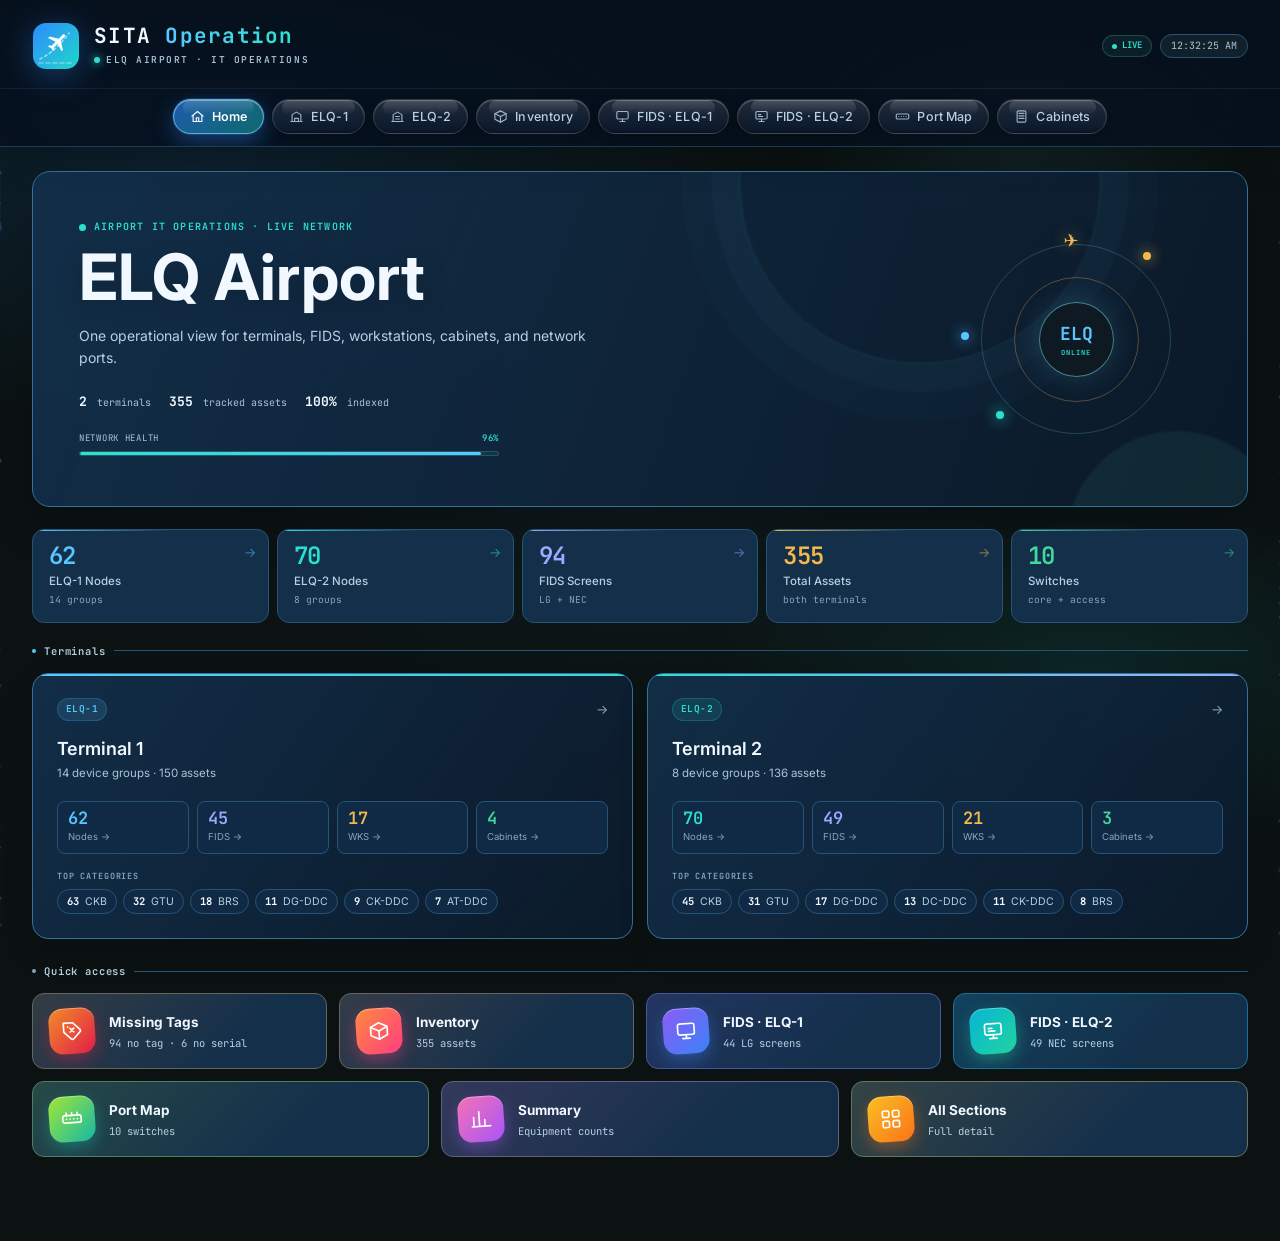
<file: index.html>
<!DOCTYPE html>
<html lang="en">
<head>
<meta charset="UTF-8"/>
<meta name="viewport" content="width=device-width,initial-scale=1.0,viewport-fit=cover"/>
<title>ELQ · Airport IT Dashboard</title>
<link href="https://fonts.googleapis.com/css2?family=Inter:wght@300;400;500;600;700&family=JetBrains+Mono:wght@400;500;600&display=swap" rel="stylesheet"/>
<link rel="stylesheet" href="assets/style.css"/>
</head>
<body>

<!-- TOPBAR -->
<div class="topbar" id="topbar">
<div class="topbar-in">

  <!-- Logo row -->
  <div class="nb-logo-row">
    <div class="nb-logo" role="link" tabindex="0" aria-label="SITA Operation — home" onclick="nav('home');closeDrawer()" onkeydown="if(event.key==='Enter'){nav('home');closeDrawer()}">
      <div class="nb-mark" aria-hidden="true">
        <svg viewBox="0 0 48 48">
          <defs>
            <linearGradient id="nbMarkBg" x1="0" y1="0" x2="1" y2="1"><stop offset="0" stop-color="#2E8BFF"/><stop offset="1" stop-color="#1FD8C8"/></linearGradient>
          </defs>
          <rect x="1" y="1" width="46" height="46" rx="13" fill="url(#nbMarkBg)"/>
          <path class="nb-mark-path" d="M8 37 C 16 33, 26 26, 37 11" fill="none" stroke="rgba(255,255,255,.55)" stroke-width="1.6" stroke-dasharray="2.5 3" stroke-linecap="round"/>
          <path d="M7 41 H 41" stroke="rgba(255,255,255,.35)" stroke-width="1.6" stroke-dasharray="4 3" stroke-linecap="round"/>
          <g class="nb-mark-plane" transform="translate(24 21) rotate(45) translate(-12 -12)">
            <path fill="#fff" d="M21 16v-2l-8-5V3.5c0-.83-.67-1.5-1.5-1.5S10 2.67 10 3.5V9l-8 5v2l8-2.5V19l-2 1.5V22l3.5-1 3.5 1v-1.5L13 19v-5.5l8 2.5z"/>
          </g>
        </svg>
      </div>
      <div class="nb-logo-text">
        <div class="nb-logo-name">SITA <span>Operation</span></div>
        <div class="nb-logo-sub"><span class="nb-logo-dot"></span>ELQ AIRPORT · IT OPERATIONS</div>
      </div>
    </div>

    <div class="nb-right">
      <div class="nb-live"><span class="nb-live-dot"></span>LIVE</div>
      <div class="nb-clock" id="clk">--:--:--</div>
    </div>

    <!-- Mobile menu -->
    <button class="nb-hamburger" id="nb-hamburger" onclick="toggleDrawer()">
      <span></span><span></span><span></span>
    </button>
  </div>

  <!-- Nav tabs row -->
  <div class="nb-tabs">
    <button class="nt on" onclick="nav('home');closeDrawer()"       data-page="home"><svg class="nt-ic" viewBox="0 0 24 24" aria-hidden="true"><path d="M3 11.5 12 4l9 7.5"/><path d="M5 10v10h14V10"/><path d="M10 20v-6h4v6"/></svg>Home</button>
    <span class="nb-sep"></span>
    <button class="nt"    onclick="nav('elq1');closeDrawer()"       data-page="elq1"><svg class="nt-ic" viewBox="0 0 24 24" aria-hidden="true"><path d="M3 20h18"/><path d="M5 20V9l7-4 7 4v11"/><path d="M9 20v-5h6v5"/></svg>ELQ-1</button>
    <button class="nt"    onclick="nav('elq2');closeDrawer()"       data-page="elq2"><svg class="nt-ic" viewBox="0 0 24 24" aria-hidden="true"><path d="M3 20h18"/><path d="M5 20V9l7-4 7 4v11"/><path d="M9 12h6"/><path d="M9 16h6"/></svg>ELQ-2</button>
    <span class="nb-sep"></span>
    <button class="nt"    onclick="nav('inventory');closeDrawer()"  data-page="inventory"><svg class="nt-ic" viewBox="0 0 24 24" aria-hidden="true"><path d="M3 7.5 12 3l9 4.5v9L12 21l-9-4.5z"/><path d="M3 7.5 12 12l9-4.5M12 12v9"/></svg>Inventory</button>
    <span class="nb-sep"></span>
    <button class="nt"    onclick="nav('fids1');closeDrawer()"      data-page="fids1"><svg class="nt-ic" viewBox="0 0 24 24" aria-hidden="true"><rect x="3" y="4" width="18" height="12" rx="2"/><path d="M8 20h8M12 16v4"/></svg>FIDS · ELQ-1</button>
    <button class="nt"    onclick="nav('fids2');closeDrawer()"      data-page="fids2"><svg class="nt-ic" viewBox="0 0 24 24" aria-hidden="true"><rect x="3" y="4" width="18" height="12" rx="2"/><path d="M8 20h8M12 16v4M7 9h4M7 12h7"/></svg>FIDS · ELQ-2</button>
    <button class="nt"    onclick="nav('ports');closeDrawer()"      data-page="ports"><svg class="nt-ic" viewBox="0 0 24 24" aria-hidden="true"><rect x="2" y="8" width="20" height="8" rx="2"/><path d="M6 12h.01M10 12h.01M14 12h.01M18 12h.01"/></svg>Port Map</button>
    <button class="nt"    onclick="nav('cabinets');closeDrawer()"   data-page="cabinets"><svg class="nt-ic" viewBox="0 0 24 24" aria-hidden="true"><rect x="5" y="3" width="14" height="18" rx="2"/><path d="M8 7h8M8 11h8M8 15h8"/></svg>Cabinets</button>
  </div>

</div>
</div>

<!-- Mobile drawer -->
<div class="nb-drawer" id="t-drawer">
  <div class="nb-drawer-label">Main</div>
  <button class="nt on" onclick="nav('home');closeDrawer()"      data-page="home">Home</button>
  <div class="nb-drawer-label">Terminals</div>
  <button class="nt" onclick="nav('elq1');closeDrawer()"      data-page="elq1">ELQ-1 — Terminal 1</button>
  <button class="nt" onclick="nav('elq2');closeDrawer()"      data-page="elq2">ELQ-2 — Terminal 2</button>
  <div class="nb-drawer-label">Assets</div>
  <button class="nt" onclick="nav('inventory');closeDrawer()" data-page="inventory">Inventory</button>
  <button class="nt" onclick="nav('missing');closeDrawer()"   data-page="missing">Missing Tags</button>
  <button class="nt" onclick="nav('fids1');closeDrawer()"     data-page="fids1">FIDS · ELQ-1 (LG)</button>
  <button class="nt" onclick="nav('fids2');closeDrawer()"     data-page="fids2">FIDS · ELQ-2 (NEC)</button>
  <div class="nb-drawer-label">Infrastructure</div>
  <button class="nt" onclick="nav('ports');closeDrawer()"     data-page="ports">Port Map</button>
  <button class="nt" onclick="nav('cabinets');closeDrawer()"  data-page="cabinets">Cabinets</button>
  <button class="nt" onclick="nav('summary');closeDrawer()"   data-page="summary">Summary</button>
</div>

<!-- ══════════════════════════ HOME ══════════════════════════ -->
<div class="pg on" id="pg-home" style="position:relative;">
<canvas id="home-canvas" style="position:absolute;inset:0;width:100%;height:100%;pointer-events:none;opacity:.6;z-index:0;"></canvas>
<div style="position:relative;z-index:1;">

  <!-- Dashboard hero -->
  <section class="dash-hero" aria-labelledby="dash-hero-title">
    <div class="dash-hero-copy">
      <div class="dash-hero-kicker"><span class="dash-hero-pulse"></span> AIRPORT IT OPERATIONS · LIVE NETWORK</div>
      <h1 id="dash-hero-title">ELQ Airport</h1>
      <p>One operational view for terminals, FIDS, workstations, cabinets, and network ports.</p>
      <div class="dash-hero-meta">
        <span><b>2</b> terminals</span>
        <span><b>355</b> tracked assets</span>
        <span><b>100%</b> indexed</span>
      </div>
      <div class="dash-hero-health">
        <div><span>NETWORK HEALTH</span><b>96%</b></div>
        <div class="dash-health-track"><span></span></div>
      </div>
    </div>
    <div class="dash-hero-orbit" aria-hidden="true">
      <div class="hero-orbit-ring hero-orbit-ring-a"></div>
      <div class="hero-orbit-ring hero-orbit-ring-b"></div>
      <div class="hero-orbit-core"><span>ELQ</span><small>ONLINE</small></div>
      <div class="hero-plane" aria-hidden="true">✈</div>
      <i class="hero-node hero-node-a"></i><i class="hero-node hero-node-b"></i><i class="hero-node hero-node-c"></i>
    </div>
  </section>

  <!-- Hero metrics -->
  <div class="mstrip ms5" id="ms-home"></div>

  <!-- Terminal cards -->
  <p class="sl"><span class="sl-d" style="background:var(--blu)"></span>Terminals</p>
  <div class="term-row">
    <div class="tcard t1" onclick="nav('elq1')">
      <div class="tcard-top"><span class="tbadge t1">ELQ-1</span><span class="tarr">→</span></div>
      <div class="tcard-title">Terminal 1</div>
      <div class="tcard-sub" id="tc-sub-1"></div>
      <div class="tcard-stats" id="tc-stats-1"></div>
      <div class="tcard-cats-l">TOP CATEGORIES</div>
      <div class="tcard-cats" id="tc-cats-1"></div>
    </div>
    <div class="tcard t2" onclick="nav('elq2')">
      <div class="tcard-top"><span class="tbadge t2">ELQ-2</span><span class="tarr">→</span></div>
      <div class="tcard-title">Terminal 2</div>
      <div class="tcard-sub" id="tc-sub-2"></div>
      <div class="tcard-stats" id="tc-stats-2"></div>
      <div class="tcard-cats-l">TOP CATEGORIES</div>
      <div class="tcard-cats" id="tc-cats-2"></div>
    </div>
  </div>

  <!-- Quick links -->
  <p class="sl"><span class="sl-d" style="background:var(--t3)"></span>Quick access</p>
  <div class="ql-grid">
    <div class="ql" role="button" tabindex="0" style="--q1:#F28C28;--q2:#E11D48" onclick="nav('missing')" onkeydown="if(event.key==='Enter')nav('missing')"><div class="ql-icon"><svg viewBox="0 0 24 24" width="22" height="22" fill="none" stroke="currentColor" stroke-width="1.8" stroke-linecap="round" stroke-linejoin="round" aria-hidden="true"><path d="M20.6 13.4 13.4 20.6a2 2 0 0 1-2.8 0L3 13V3h10l7.6 7.6a2 2 0 0 1 0 2.8z"/><path d="M7.5 7.5h.01M14 9l-4 4M10 9l4 4"/></svg></div><div class="ql-txt"><div class="ql-name">Missing Tags</div><div class="ql-count" id="ql-miss-count">—</div></div><span class="ql-go">→</span></div>
    <div class="ql" role="button" tabindex="0" style="--q1:#FF8A3D;--q2:#FF3D81" onclick="nav('inventory')" onkeydown="if(event.key==='Enter')nav('inventory')"><div class="ql-icon"><svg viewBox="0 0 24 24" width="22" height="22" fill="none" stroke="currentColor" stroke-width="1.8" stroke-linecap="round" stroke-linejoin="round" aria-hidden="true"><path d="M3 7.5 12 3l9 4.5v9L12 21l-9-4.5z"/><path d="M3 7.5 12 12l9-4.5M12 12v9"/></svg></div><div class="ql-txt"><div class="ql-name">Inventory</div><div class="ql-count">355 assets</div></div><span class="ql-go">→</span></div>
    <div class="ql" role="button" tabindex="0" style="--q1:#8B5CF6;--q2:#3B82F6" onclick="nav('fids1')" onkeydown="if(event.key==='Enter')nav('fids1')"><div class="ql-icon"><svg viewBox="0 0 24 24" width="22" height="22" fill="none" stroke="currentColor" stroke-width="1.8" stroke-linecap="round" stroke-linejoin="round" aria-hidden="true"><rect x="3" y="4" width="18" height="12" rx="2"/><path d="M8 20h8M12 16v4"/></svg></div><div class="ql-txt"><div class="ql-name">FIDS · ELQ-1</div><div class="ql-count">44 LG screens</div></div><span class="ql-go">→</span></div>
    <div class="ql" role="button" tabindex="0" style="--q1:#06B6D4;--q2:#22D3A0" onclick="nav('fids2')" onkeydown="if(event.key==='Enter')nav('fids2')"><div class="ql-icon"><svg viewBox="0 0 24 24" width="22" height="22" fill="none" stroke="currentColor" stroke-width="1.8" stroke-linecap="round" stroke-linejoin="round" aria-hidden="true"><rect x="3" y="4" width="18" height="12" rx="2"/><path d="M8 20h8M12 16v4M7 9h4M7 12h7"/></svg></div><div class="ql-txt"><div class="ql-name">FIDS · ELQ-2</div><div class="ql-count">49 NEC screens</div></div><span class="ql-go">→</span></div>
    <div class="ql" role="button" tabindex="0" style="--q1:#A3E635;--q2:#14B8A6" onclick="nav('ports')" onkeydown="if(event.key==='Enter')nav('ports')"><div class="ql-icon"><svg viewBox="0 0 24 24" width="22" height="22" fill="none" stroke="currentColor" stroke-width="1.8" stroke-linecap="round" stroke-linejoin="round" aria-hidden="true"><rect x="2" y="8" width="20" height="8" rx="2"/><path d="M6 12h.01M10 12h.01M14 12h.01M18 12h.01M6 8V5M12 8V5M18 8V5"/></svg></div><div class="ql-txt"><div class="ql-name">Port Map</div><div class="ql-count">10 switches</div></div><span class="ql-go">→</span></div>
    <div class="ql" role="button" tabindex="0" style="--q1:#F472B6;--q2:#A855F7" onclick="nav('summary')" onkeydown="if(event.key==='Enter')nav('summary')"><div class="ql-icon"><svg viewBox="0 0 24 24" width="22" height="22" fill="none" stroke="currentColor" stroke-width="1.8" stroke-linecap="round" stroke-linejoin="round" aria-hidden="true"><path d="M4 20V10M10 20V4M16 20v-7M22 20H2"/></svg></div><div class="ql-txt"><div class="ql-name">Summary</div><div class="ql-count">Equipment counts</div></div><span class="ql-go">→</span></div>
    <div class="ql" role="button" tabindex="0" style="--q1:#FBBF24;--q2:#F97316" onclick="nav('elq1')" onkeydown="if(event.key==='Enter')nav('elq1')"><div class="ql-icon"><svg viewBox="0 0 24 24" width="22" height="22" fill="none" stroke="currentColor" stroke-width="1.8" stroke-linecap="round" stroke-linejoin="round" aria-hidden="true"><rect x="3" y="3" width="7" height="7" rx="1.5"/><rect x="14" y="3" width="7" height="7" rx="1.5"/><rect x="3" y="14" width="7" height="7" rx="1.5"/><rect x="14" y="14" width="7" height="7" rx="1.5"/></svg></div><div class="ql-txt"><div class="ql-name">All Sections</div><div class="ql-count">Full detail</div></div><span class="ql-go">→</span></div>
  </div>
</div>
</div>

<!-- ══════════════════════════ ELQ-1 ══════════════════════════ -->
<div class="pg" id="pg-elq1">
  <div class="bc">
    <span class="bc-a" onclick="nav('home')">Home</span>
    <span class="bc-sep">/</span>
    <span class="bc-cur">ELQ-1 · Terminal 1</span>
  </div>
  <div class="mstrip ms4" id="ms-e1"></div>
  <p class="sl"><span class="sl-d" style="background:var(--blu)"></span>Device groups — tap to browse nodes &amp; assets</p>
  <div class="grp-grid" id="gg-e1"></div>
</div>

<!-- ══════════════════════════ ELQ-2 ══════════════════════════ -->
<div class="pg" id="pg-elq2">
  <div class="bc">
    <span class="bc-a" onclick="nav('home')">Home</span>
    <span class="bc-sep">/</span>
    <span class="bc-cur">ELQ-2 · Terminal 2</span>
  </div>
  <div class="mstrip ms4" id="ms-e2"></div>
  <p class="sl"><span class="sl-d" style="background:var(--tel)"></span>Device groups — tap to browse nodes &amp; assets</p>
  <div class="grp-grid" id="gg-e2"></div>
</div>

<!-- ══════════════════════════ GROUP DETAIL ══════════════════════════ -->
<div class="pg" id="pg-grp">
  <div class="bc" id="grp-bc"></div>
  <div class="page-hero" id="hero-grp"></div>
  <div class="mstrip ms3" id="grp-metrics"></div>
  <div style="display:flex;align-items:center;justify-content:space-between;margin-bottom:14px;flex-wrap:wrap;gap:8px;">
    <p class="sl" style="margin:0;flex:1"><span class="sl-d" id="grp-sl-dot"></span><span id="grp-sl-txt"></span></p>
    <div class="bts">
      <button class="btn btn-g" id="grp-xlsx-btn">⬇ Excel</button>
      <button class="btn btn-b" id="grp-csv-btn">⬇ CSV</button>
    </div>
  </div>
  <div class="bar">
    <input type="text" id="grp-q" placeholder="Search node name, SN, model, type…" oninput="filterGrp()"/>
  </div>
  <div class="nc-grid" id="grp-devlist"></div>
  <div class="tf" id="grp-rc"></div>
</div>

<!-- ══════════════════════════ FIDS ELQ-1 ══════════════════════════ -->
<div class="pg" id="pg-fids1">
  <div class="bc"><span class="bc-a" onclick="nav('home')">Home</span><span class="bc-sep">/</span><span class="bc-cur">FIDS · ELQ-1</span></div>
  <div class="card">
    <div class="card-hdr">
      <p class="card-title"><span class="cdot" style="background:var(--pur)"></span>FIDS ELQ-1 — LG Digital Signage · 44 screens</p>
      <div class="bts"><button class="btn btn-g" onclick="xlsxF('f1')">⬇ Excel</button><button class="btn btn-b" onclick="csvF('f1')">⬇ CSV</button></div>
    </div>
    <div class="bar">
      <input type="text" id="sf1" placeholder="Search node, SN, location…" oninput="rFids('f1')"/>
      <select id="gf1" onchange="rFids('f1')"><option value="all">All groups</option></select>
      <button type="button" class="btn btn-g" onclick="fidsAll('f1',true)">Expand all</button><button type="button" class="btn btn-b" onclick="fidsAll('f1',false)">Collapse all</button>
    </div>
    <div id="fids1-sec"></div>
    <div class="tf" id="rc-f1"></div>
  </div>
</div>

<!-- ══════════════════════════ FIDS ELQ-2 ══════════════════════════ -->
<div class="pg" id="pg-fids2">
  <div class="bc"><span class="bc-a" onclick="nav('home')">Home</span><span class="bc-sep">/</span><span class="bc-cur">FIDS · ELQ-2</span></div>
  <div class="card">
    <div class="card-hdr">
      <p class="card-title"><span class="cdot" style="background:var(--tel)"></span>FIDS ELQ-2 — NEC · 49 screens</p>
      <div class="bts"><button class="btn btn-g" onclick="xlsxF('f2')">⬇ Excel</button><button class="btn btn-b" onclick="csvF('f2')">⬇ CSV</button></div>
    </div>
    <div class="bar">
      <input type="text" id="sf2" placeholder="Search node, SN, location…" oninput="rFids('f2')"/>
      <select id="gf2" onchange="rFids('f2')"><option value="all">All groups</option></select>
      <button type="button" class="btn btn-g" onclick="fidsAll('f2',true)">Expand all</button><button type="button" class="btn btn-b" onclick="fidsAll('f2',false)">Collapse all</button>
    </div>
    <div id="fids2-sec"></div>
    <div class="tf" id="rc-f2"></div>
  </div>
</div>

<!-- ══════════════════════════ PORT MAP ══════════════════════════ -->
<div class="pg" id="pg-ports">
  <div class="bc"><span class="bc-a" onclick="nav('home')">Home</span><span class="bc-sep">/</span><span class="bc-cur">Port Map</span></div>

  <!-- Stats strip -->
  <div class="mstrip ms4" style="margin-bottom:24px;">
    <div class="mcard" style="--mc-c:var(--blu)"><div class="mv">10</div><div class="ml">Switches</div><div class="ms">ELQ-1</div></div>
    <div class="mcard" style="--mc-c:var(--tel)"><div class="mv">5</div><div class="ml">Locations</div><div class="ms">Core · GACA · Elect · Admin</div></div>
    <div class="mcard" style="--mc-c:var(--pur)"><div class="mv">96</div><div class="ml">FIDS nodes</div><div class="ms">mapped to switches</div></div>
    <div class="mcard" style="--mc-c:var(--grn)"><div class="mv">3</div><div class="ml">ELQ-2 Comms</div><div class="ms">Comm Room distribution</div></div>
  </div>

  <!-- ELQ-1 Switches -->
  <p class="sl"><span class="sl-d" style="background:var(--blu)"></span>ELQ-1 · Network Switches — Port Mapping</p>
  <div id="pmg"></div>

  <!-- FIDS Switch Mapping -->
  <p class="sl" style="margin-top:8px;"><span class="sl-d" style="background:var(--pur)"></span>FIDS Switch Distribution — ELQ-1 &amp; ELQ-2</p>
  <div class="pf-stack">
    <div>
      <div class="pm-section-hdr" style="--sec-c:var(--pur)">
        <span class="pm-sec-icon">◈</span>
        <div><div class="pm-sec-title">ELQ-1 FIDS</div><div class="pm-sec-sub">LG Digital Signage · admin &amp; field switches</div></div>
      </div>
      <div id="fm-e1" class="pf-grid"></div>
    </div>
    <div>
      <div class="pm-section-hdr" style="--sec-c:var(--tel)">
        <span class="pm-sec-icon">◈</span>
        <div><div class="pm-sec-title">ELQ-2 FIDS</div><div class="pm-sec-sub">NEC · communication room distribution</div></div>
      </div>
      <div id="fm-e2" class="pf-grid"></div>
    </div>
  </div>
</div>

<!-- ══════════════════════════ INVENTORY ══════════════════════════ -->
<div class="pg" id="pg-inventory">
  <div class="bc"><span class="bc-a" onclick="nav('home')">Home</span><span class="bc-sep">/</span><span class="bc-cur">Inventory</span></div>
  <div class="mstrip ms3">
    <div class="mcard" style="--mc-c:var(--blu)"><div class="mv">177</div><div class="ml">ELQ-1 Assets</div><div class="ms">22 groups</div></div>
    <div class="mcard" style="--mc-c:var(--tel)"><div class="mv">137</div><div class="ml">ELQ-2 Assets</div><div class="ms">9 groups</div></div>
    <div class="mcard" style="--mc-c:var(--amb)"><div class="mv">41</div><div class="ml">Spare Assets</div><div class="ms">BRS Arrival</div></div>
  </div>
  <div class="inv-head">
    <p class="sl" style="margin:0;flex:1"><span class="sl-d" style="background:var(--blu)"></span>Choose a terminal to browse its categories</p>
    <div class="bts"><button class="btn btn-g" onclick="xlsxInv()">⬇ Excel</button><button class="btn btn-b" onclick="csvInv()">⬇ CSV</button></div>
  </div>
  <div class="inv-big-row" id="inv-cards"></div>
  <div id="inv-spare"></div>
</div>

<!-- ══════════════════════════ INVENTORY · TERMINAL ══════════════════════════ -->
<div class="pg" id="pg-invterm">
  <div class="bc" id="invt-bc"></div>
  <div class="page-hero" id="hero-invterm"></div>
  <div class="bar"><input type="text" id="invt-q" placeholder="Search category or location…" oninput="renderInvTerm()"/></div>
  <div class="cat-grid" id="invt-grid"></div>
  <div class="tf" id="invt-rc"></div>
</div>

<!-- ══════════════════════════ MISSING TAGS ══════════════════════════ -->
<div class="pg" id="pg-missing">
  <div class="bc"><span class="bc-a" onclick="nav('home')">Home</span><span class="bc-sep">/</span><span class="bc-cur">Missing Tags</span></div>
  <div class="miss-tabs">
    <button type="button" class="miss-tab on" data-k="xid" onclick="setMissKind('xid')">Without SITA tag <b id="miss-n-xid">0</b></button>
    <button type="button" class="miss-tab" data-k="sn" onclick="setMissKind('sn')">Without serial number <b id="miss-n-sn">0</b></button>
  </div>
  <div class="bar">
    <input type="text" id="miss-q" placeholder="Search node, type, model, group…" oninput="renderMissing()"/>
    <select id="miss-t" onchange="renderMissing()"><option value="all">Both terminals</option><option value="ELQ-1">ELQ-1</option><option value="ELQ-2">ELQ-2</option></select>
    <button type="button" class="btn btn-g" onclick="xlsxMissing()">⬇ Excel</button><button type="button" class="btn btn-b" onclick="csvMissing()">⬇ CSV</button>
  </div>
  <div id="miss-list"></div>
  <div class="tf" id="miss-rc"></div>
</div>

<!-- ══════════════════════════ NODE VIEW ══════════════════════════ -->
<div class="pg" id="pg-nodes">
  <div class="bc" id="nv-bc"></div>
  <div class="page-hero" id="hero-nodes"></div>
  <div class="bar">
    <input type="text" id="nv-q" placeholder="Search node, IP, serial, SITA tag, type…" oninput="renderNodeView()"/>
    <button type="button" class="btn btn-g" onclick="xlsxNodes()">⬇ Excel</button><button type="button" class="btn btn-b" onclick="csvNodes()">⬇ CSV</button>
  </div>
  <div id="nv-list"></div>
  <div class="tf" id="nv-rc"></div>
</div>

<!-- ══════════════════════════ CABINETS ══════════════════════════ -->
<div class="pg" id="pg-cabinets">
  <div class="bc"><span class="bc-a" onclick="nav('home')">Home</span><span class="bc-sep">/</span><span class="bc-cur">Cabinets</span></div>
  <section class="dash-hero cabinet-hero" aria-labelledby="cabinet-hero-title">
    <div class="dash-hero-copy">
      <div class="dash-hero-kicker"><span class="dash-hero-pulse"></span> ELQ AIRPORT IT · CABINET OPERATIONS</div>
      <h1 id="cabinet-hero-title">Cabinet<br><span>Infrastructure</span></h1>
      <p>Rack devices, core switches, and terminal infrastructure in one live operational view.</p>
      <div class="dash-hero-meta">
        <span><b>7</b> cabinets</span>
        <span><b>42</b> devices</span>
        <span><b>2</b> terminals</span>
      </div>
      <div class="dash-hero-health">
        <div><span>CABINET READINESS</span><b>100%</b></div>
        <div class="dash-health-track"><span></span></div>
      </div>
    </div>
    <div class="dash-hero-orbit" aria-hidden="true">
      <div class="hero-orbit-ring hero-orbit-ring-a"></div>
      <div class="hero-orbit-ring hero-orbit-ring-b"></div>
      <div class="hero-orbit-core"><span>ELQ</span><small>RACKS ONLINE</small></div>
      <div class="hero-plane">✈</div>
      <i class="hero-node hero-node-a"></i><i class="hero-node hero-node-b"></i><i class="hero-node hero-node-c"></i>
    </div>
  </section>
  <div class="mstrip ms4">
    <div class="mcard" style="--mc-c:var(--blu)"><div class="mv">42</div><div class="ml">Total devices</div></div>
    <div class="mcard" style="--mc-c:var(--tel)"><div class="mv">7</div><div class="ml">Cabinets</div></div>
    <div class="mcard" style="--mc-c:var(--pur)"><div class="mv">36</div><div class="ml">ELQ-1</div><div class="ms">4 cabinets</div></div>
    <div class="mcard" style="--mc-c:var(--amb)"><div class="mv">6</div><div class="ml">ELQ-2</div><div class="ms">3 cabinets</div></div>
  </div>
  <div class="inv-head">
    <p class="sl" style="margin:0;flex:1"><span class="sl-d" style="background:var(--tel)"></span>Cabinets by room — switch port mapping (tap a cabinet to open)</p>
    <div class="bts"><button class="btn btn-g" onclick="xlsxCabRooms()">⬇ Excel</button><button class="btn btn-b" onclick="csvCabRooms()">⬇ CSV</button></div>
  </div>
  <div id="cab-rooms" style="margin-bottom:22px"></div>
  <p class="sl"><span class="sl-d" style="background:var(--blu)"></span>ELQ-1 Core Room 5 — Switches &amp; Servers</p>
  <div class="card">
    <div class="card-hdr"><p class="card-title">Cabinet equipment</p><div class="bts"><button class="btn btn-g" onclick="xlsxCabinets()">⬇ Excel</button><button class="btn btn-b" onclick="csvCabinets()">⬇ CSV</button></div></div>
    <div class="tw" style="max-height:420px;">
      <table id="cabinet-table"><thead><tr><th>ASSET TAG</th><th>NODE</th><th>SERIAL</th><th>EQUIPMENT TYPE</th><th>MODEL</th><th>ROOM</th></tr></thead>
      <tbody>
        <tr><td class="td-xid">XS30364038</td><td class="td-n">ELQ1-CSFW-01</td><td class="td-sn">BWS4SR3</td><td>Cisco Security Firewall</td><td>CISCO C9200-24T</td><td>Core Room</td></tr>
        <tr><td class="td-xid">XS30364037</td><td class="td-n">ELQ1-CSFW-02</td><td class="td-sn">BWS8SR3</td><td>Cisco Security Firewall</td><td>CISCO C9200-24T</td><td>Core Room</td></tr>
        <tr><td class="td-xid">XS30362796</td><td class="td-n">ELQ1-SSS-01</td><td class="td-sn">SFVH28162HTD</td><td>Core Switch</td><td>CISCO C9300-24T</td><td>Core Room 5</td></tr>
        <tr><td class="td-xid">XS30362795</td><td class="td-n">ELQ1-SSS-02</td><td class="td-sn">SFVH2823L324</td><td>Core Switch</td><td>CISCO C9300-24T</td><td>Core Room 5</td></tr>
        <tr><td class="td-xid">XS30362794</td><td class="td-n">ELQ1-SSS-03</td><td class="td-sn">SFH2423N333</td><td>Core Switch</td><td>CISCO C9200-24T</td><td>Core Room 5</td></tr>
        <tr><td class="td-xid">XS30364460</td><td class="td-n">ELQ1-ESXI1</td><td class="td-sn">CZ24090217</td><td>Server</td><td>HPE DL380</td><td>Core Room 5</td></tr>
        <tr><td class="td-xid">XS30364461</td><td class="td-n">ELQ1-ESXI2</td><td class="td-sn">CZ2404055Y</td><td>Server</td><td>HPE DL380</td><td>Core Room 5</td></tr>
        <tr><td class="td-xid">XS30364462</td><td class="td-n">ELQ1-VASL</td><td class="td-sn">CZ2407055Y</td><td>Server</td><td>HPE StoreEasy 1460</td><td>Core Room 5</td></tr>
        <tr><td class="td-xid">XS00939252</td><td class="td-n">ELQ1-PFMN01</td><td class="td-sn">CZ233301DX</td><td>Server</td><td>HP DL-380</td><td>Core Room 5</td></tr>
        <tr><td class="td-xid">XS00939251</td><td class="td-n">ELQ1-PFMN02</td><td class="td-sn">CZ233301DY</td><td>Server</td><td>HP DL-380</td><td>Core Room 5</td></tr>
        <tr><td class="td-xid">XS00939253</td><td class="td-n">ELQ1-Proxy</td><td class="td-sn">CZ23350D7C</td><td>Server</td><td>HP DL-160</td><td>Core Room 5</td></tr>
        <tr><td class="td-xid">XS00939250</td><td class="td-n">ELQ1-SAN-01</td><td class="td-sn">ACV244W0Q3</td><td>SAN Storage</td><td>HPE MSA 2062</td><td>Core Room 5</td></tr>
        <tr><td class="td-xid">XS00938035</td><td class="td-n">—</td><td class="td-sn">SPH1203902CX</td><td>Power Injector</td><td>CISCO 341-0257-0</td><td>Core Room 5</td></tr>
        <tr><td class="td-xid">XS00938034</td><td class="td-n">—</td><td class="td-sn">SPH1203902CA</td><td>Power Injector</td><td>CISCO 341-0257-0</td><td>Core Room 5</td></tr>
      </tbody>
    </table>
  </div>
</div>
</div>

<!-- ══════════════════════════ SUMMARY ══════════════════════════ -->
<div class="pg" id="pg-summary">
  <div class="bc"><span class="bc-a" onclick="nav('home')">Home</span><span class="bc-sep">/</span><span class="bc-cur">Summary</span></div>
  <div class="card">
    <div class="card-hdr"><p class="card-title">Equipment summary</p><div class="bts"><button class="btn btn-g" onclick="xlsxSum('cute')">⬇ Excel</button><button class="btn btn-b" onclick="csvSum('cute')">⬇ CSV</button></div></div>
    <div class="tw"><table><thead><tr><th>NO.</th><th>TYPE</th><th>ONLINE</th><th>SPARE</th><th>TOTAL</th></tr></thead><tbody id="sum-cute"></tbody></table></div>
  </div>
  <div class="card">
    <div class="card-hdr"><p class="card-title">PFM</p><div class="bts"><button class="btn btn-g" onclick="xlsxSum('pfm')">⬇ Excel</button><button class="btn btn-b" onclick="csvSum('pfm')">⬇ CSV</button></div></div>
    <div class="tw"><table><thead><tr><th>NO.</th><th>TYPE</th><th>ONLINE</th><th>SPARE</th><th>TOTAL</th></tr></thead><tbody id="sum-pfm"></tbody></table></div>
  </div>
  <div class="card">
    <div class="card-hdr"><p class="card-title">FIDS / AMS</p><div class="bts"><button class="btn btn-g" onclick="xlsxSum('fidsams')">⬇ Excel</button><button class="btn btn-b" onclick="csvSum('fidsams')">⬇ CSV</button></div></div>
    <div class="tw"><table><thead><tr><th>NO.</th><th>TYPE</th><th>ONLINE</th><th>SPARE</th><th>TOTAL</th></tr></thead><tbody id="sum-fidsams"></tbody></table></div>
  </div>
  <div class="card">
    <div class="card-hdr"><p class="card-title">E-Gates</p><div class="bts"><button class="btn btn-g" onclick="xlsxSum('egate')">⬇ Excel</button><button class="btn btn-b" onclick="csvSum('egate')">⬇ CSV</button></div></div>
    <div class="tw"><table><thead><tr><th>NO.</th><th>TYPE</th><th>ONLINE</th><th>SPARE</th><th>TOTAL</th></tr></thead><tbody id="sum-egate"></tbody></table></div>
  </div>
</div>






<script src="assets/app.js"></script>



<!-- NODE DETAIL MODAL -->
<div class="nd-overlay" id="nd-overlay" onclick="if(event.target===this)closeModal()">
  <div class="nd-card" id="nd-card" role="dialog" aria-modal="true" aria-labelledby="nd-title"></div>
</div>
</body>
</html>
</file>
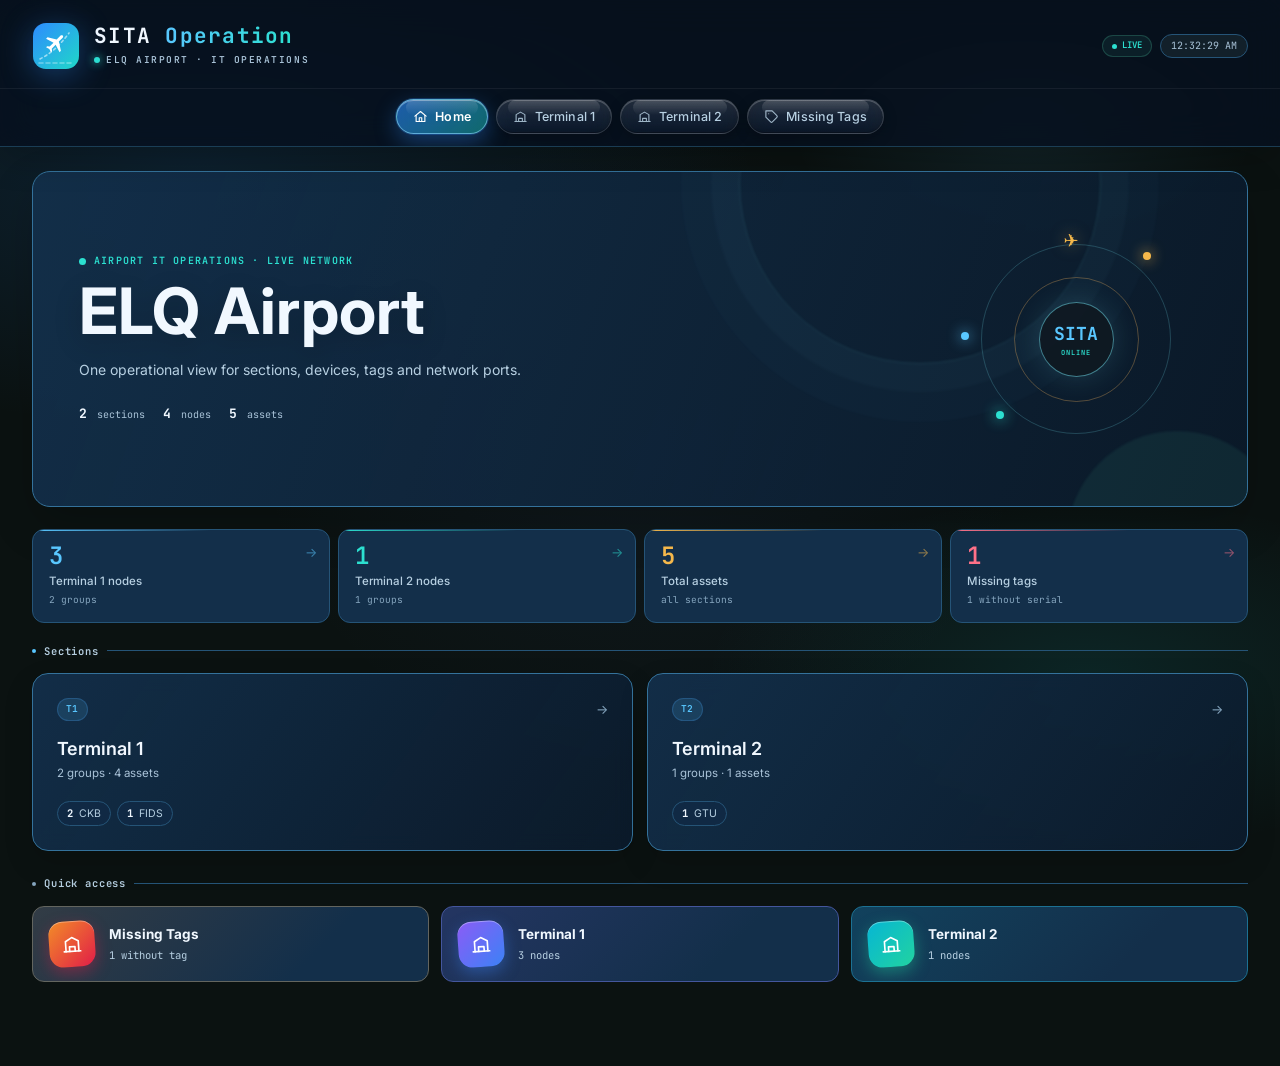
<file: template/index.html>
<!DOCTYPE html>
<html lang="en">
<head>
<meta charset="UTF-8"/>
<meta name="viewport" content="width=device-width,initial-scale=1.0,viewport-fit=cover"/>
<title>Operations Dashboard</title>
<link href="https://fonts.googleapis.com/css2?family=Inter:wght@300;400;500;600;700&family=JetBrains+Mono:wght@400;500;600&display=swap" rel="stylesheet"/>
<link rel="stylesheet" href="assets/style.css"/>
</head>
<body>

<!-- ═══ TOP BAR: brand mark + live clock + glass navigation (tabs are built from SECTIONS in app.js) ═══ -->
<div class="topbar" id="topbar">
<div class="topbar-in">
  <div class="nb-logo-row">
    <div class="nb-logo" role="link" tabindex="0" onclick="nav('home');closeDrawer()" onkeydown="if(event.key==='Enter'){nav('home');closeDrawer()}">
      <div class="nb-mark" aria-hidden="true">
        <svg viewBox="0 0 48 48">
          <defs><linearGradient id="nbMarkBg" x1="0" y1="0" x2="1" y2="1"><stop offset="0" stop-color="#2E8BFF"/><stop offset="1" stop-color="#1FD8C8"/></linearGradient></defs>
          <rect x="1" y="1" width="46" height="46" rx="13" fill="url(#nbMarkBg)"/>
          <path class="nb-mark-path" d="M8 37 C 16 33, 26 26, 37 11" fill="none" stroke="rgba(255,255,255,.55)" stroke-width="1.6" stroke-dasharray="2.5 3" stroke-linecap="round"/>
          <path d="M7 41 H 41" stroke="rgba(255,255,255,.35)" stroke-width="1.6" stroke-dasharray="4 3" stroke-linecap="round"/>
          <g transform="translate(24 21) rotate(45) translate(-12 -12)"><path fill="#fff" d="M21 16v-2l-8-5V3.5c0-.83-.67-1.5-1.5-1.5S10 2.67 10 3.5V9l-8 5v2l8-2.5V19l-2 1.5V22l3.5-1 3.5 1v-1.5L13 19v-5.5l8 2.5z"/></g>
        </svg>
      </div>
      <div class="nb-logo-text">
        <div class="nb-logo-name" id="brand-name"></div>
        <div class="nb-logo-sub"><span class="nb-logo-dot"></span><span id="brand-sub"></span></div>
      </div>
    </div>
    <div class="nb-right">
      <div class="nb-live"><span class="nb-live-dot"></span>LIVE</div>
      <div class="nb-clock" id="clk">--:--:--</div>
    </div>
    <button class="nb-hamburger" id="nb-hamburger" aria-label="Menu" onclick="toggleDrawer()"><span></span><span></span><span></span></button>
  </div>
  <div class="nb-tabs" id="nb-tabs"></div>
</div>
</div>
<div class="nb-drawer" id="t-drawer"></div>

<!-- ═══ PAGES ═══ -->
<div class="pg on" id="pg-home">
  <div class="page-hero" id="hero-home"></div>
  <div class="mstrip ms4" id="ms-home"></div>
  <p class="sl"><span class="sl-d" style="background:var(--blu)"></span>Sections</p>
  <div class="term-row" id="home-sections"></div>
  <p class="sl"><span class="sl-d" style="background:var(--t3)"></span>Quick access</p>
  <div class="ql-grid" id="home-quick"></div>
</div>

<div class="pg" id="pg-section">
  <div class="bc" id="sec-bc"></div>
  <div class="page-hero" id="hero-section"></div>
  <div class="mstrip ms4" id="ms-section"></div>
  <p class="sl"><span class="sl-d" style="background:var(--blu)"></span>Groups — tap to browse</p>
  <div class="grp-grid" id="sec-groups"></div>
</div>

<div class="pg" id="pg-nodes">
  <div class="bc" id="nv-bc"></div>
  <div class="page-hero" id="hero-nodes"></div>
  <div class="bar">
    <input type="text" id="nv-q" placeholder="Search name, IP, serial, tag, type…" oninput="renderNodes()"/>
    <button type="button" class="btn btn-g" onclick="exportNodes('xlsx')">⬇ Excel</button>
    <button type="button" class="btn btn-b" onclick="exportNodes('csv')">⬇ CSV</button>
  </div>
  <div id="nv-list"></div>
  <div class="tf" id="nv-rc"></div>
</div>

<div class="pg" id="pg-missing">
  <div class="bc"><span class="bc-a" onclick="nav('home')">Home</span><span class="bc-sep">/</span><span class="bc-cur">Missing Tags</span></div>
  <div class="page-hero" id="hero-missing"></div>
  <div class="miss-tabs">
    <button type="button" class="miss-tab on" data-k="tag" onclick="setMiss('tag')">Without tag <b id="miss-n-tag">0</b></button>
    <button type="button" class="miss-tab" data-k="sn" onclick="setMiss('sn')">Without serial <b id="miss-n-sn">0</b></button>
  </div>
  <div id="miss-list"></div>
</div>

<!-- Detail modal (filled by openNode) -->
<div class="nd-overlay" id="nd-overlay" onclick="if(event.target===this)closeModal()">
  <div class="nd-card" id="nd-card" role="dialog" aria-modal="true" aria-labelledby="nd-title"></div>
</div>

<script src="assets/app.js"></script>
</body>
</html>
</file>
<file: assets/style.css>
/* ── Gradient mesh background ── */
body::before {
  content: '';
  position: fixed; inset: 0; z-index: -1; pointer-events: none;
  background:
    radial-gradient(ellipse 80% 50% at 15% 20%,  rgba(24,102,190,.18) 0%, transparent 55%),
    radial-gradient(ellipse 60% 40% at 85% 75%,  rgba(24,210,218,.1) 0%, transparent 50%),
    radial-gradient(ellipse 50% 60% at 50% 50%,  rgba(80,120,220,.06) 0%, transparent 60%),
    radial-gradient(ellipse 40% 30% at 80% 15%,  rgba(89,199,255,.09) 0%, transparent 45%),
    #0B1211;
  animation: meshShift 18s ease-in-out infinite alternate;
}
@keyframes meshShift {
  0%   { background-position: 0% 0%, 100% 100%, 50% 50%, 80% 15%; }
  50%  { background-position: 20% 30%, 80% 70%, 60% 40%, 90% 5%; }
  100% { background-position: 5% 60%, 95% 30%, 45% 65%, 70% 25%; }
}
@media (prefers-reduced-motion: reduce) {
  body::before { animation: none; }
}

/* ── RESET ── */
*{box-sizing:border-box;margin:0;padding:0;}
html{scroll-behavior:smooth;}
body{font-family:'Inter',system-ui,sans-serif;background:#0B1211;color:#DDE8DE;font-size:13px;line-height:1.55;-webkit-font-smoothing:antialiased;}
::-webkit-scrollbar{width:4px;height:4px;}
::-webkit-scrollbar-track{background:#0A1120;}
::-webkit-scrollbar-thumb{background:#1E3354;border-radius:2px;}

/* ── TOKENS ── */
:root{
  --bg0:#07111F; --bg1:#0B1B2D; --bg2:#102944;
  --s1:#132F4A; --s2:#183A5A; --s3:#214B6D;
  --b1:#255477; --b2:#34729B; --b3:#4B91BB;
  --t0:#F1F8FF; --t1:#B7D0E2; --t2:#A9C3D8; --t3:#86A6BF; --t4:#1A324A;
  --blu:#59C7FF; --blu-d:rgba(89,199,255,.14);
  --tel:#2CE0D0; --tel-d:rgba(44,224,208,.11);
  --grn:#43D99B; --grn-d:rgba(67,217,155,.1);
  --pur:#9EA9FF; --pur-d:rgba(158,169,255,.1);
  --amb:#F5B84B; --amb-d:rgba(245,184,75,.1);
  --red:#FF7188; --red-d:rgba(255,113,136,.1);
  --r4:4px; --r8:8px; --r12:12px; --r16:16px;
  --mono:'JetBrains Mono',monospace;
}

/* ══════════════════════════════════════════════════
   MOTION TOKENS
══════════════════════════════════════════════════ */
:root {
  --dur-fast: 120ms;
  --dur-med:  180ms;
  --ease:     cubic-bezier(.25,.46,.45,.94);
}
@media (prefers-reduced-motion: reduce) {
  :root { --dur-fast:0ms; --dur-med:0ms; }
  *, *::before, *::after {
    animation-duration: 0.01ms !important;
    transition-duration: 0.01ms !important;
  }
}

/* ══════════════════════════════════════════════════
   NAVBAR — CLEAN PROFESSIONAL
══════════════════════════════════════════════════ */
.topbar {
  position: sticky; top: 0; z-index: 200;
  background: rgba(7,17,31,.82);
  border-bottom: 1px solid rgba(89,199,255,.24);
  box-shadow: 0 12px 32px rgba(0,0,0,.18);
  backdrop-filter: blur(18px) saturate(125%);
  -webkit-backdrop-filter: blur(18px) saturate(125%);
}
.topbar-in { max-width: none; margin: 0 auto; }

/* ── Logo row ── */
.nb-logo-row {
  display: flex; align-items: center; justify-content: space-between;
  gap: 28px;
  padding: 22px 32px 18px;
  position: relative;
}
.nb-logo {
  display: flex; align-items: center; gap: 14px;
  cursor: pointer; text-decoration: none;
}
.nb-logo-icon {
  width: 48px; height: 48px; flex-shrink: 0;
  position: relative;
}
.nb-logo-icon svg { width: 100%; height: 100%; }
.nb-logo-text { display: flex; flex-direction: column; gap: 2px; }
.nb-logo-name {
  font-family: 'JetBrains Mono', monospace;
  font-size: 22px; font-weight: 700;
  color: var(--t0); letter-spacing: .04em; line-height: 1;
}
.nb-logo-name span { color: var(--blu); }
.nb-logo-sub {
  font-size: 10px; color: var(--t3);
  font-family: 'JetBrains Mono', monospace;
  letter-spacing: .06em;
}

/* Live + clock */
.nb-right {
  display: flex; align-items: center; gap: 8px;
}
.nb-live {
  display: flex; align-items: center; gap: 5px;
  font-size: 9px; font-family: 'JetBrains Mono', monospace; font-weight: 600;
  color: var(--tel); background: rgba(85,214,176,.08);
  border: 1px solid rgba(85,214,176,.22);
  padding: 3px 9px; border-radius: 20px;
}
.nb-live-dot {
  width: 5px; height: 5px; border-radius: 50%;
  background: var(--tel);
  animation: livepulse 2.2s ease-in-out infinite;
}
@keyframes livepulse {
  0%,100%{ box-shadow: 0 0 0 0 rgba(40,217,138,.5); }
  50%     { box-shadow: 0 0 0 5px rgba(40,217,138,0); }
}
.nb-clock {
  font-family: 'JetBrains Mono', monospace;
  font-size: 10px; color: var(--t2);
  background: rgba(23,38,48,.78); border: 1px solid var(--b1);
  padding: 3px 10px; border-radius: 20px; min-width: 68px; text-align: center;
}

/* Hamburger */
.nb-hamburger {
  display: none; position: absolute; right: 28px; top: 50%; transform: translateY(-50%);
  flex-direction: column; gap: 4px; cursor: pointer;
  padding: 8px; border-radius: 8px; border: 1px solid #1A3050;
  background: transparent;
}
.nb-hamburger span {
  display: block; width: 18px; height: 1.5px;
  background: #A0B8D4; border-radius: 1px;
  transition: transform .2s ease, opacity .15s ease;
}
.nb-hamburger.open span:nth-child(1) { transform: rotate(45deg) translate(4px,4px); }
.nb-hamburger.open span:nth-child(2) { opacity: 0; }
.nb-hamburger.open span:nth-child(3) { transform: rotate(-45deg) translate(4px,-4px); }

/* ── Nav tabs row ── */
.nb-tabs {
  display: flex; align-items: center; justify-content: center;
  border-top: 1px solid rgba(89,199,255,.14);
  overflow-x: auto; scrollbar-width: none;
}
.nb-tabs::-webkit-scrollbar { display: none; }

.nt {
  font-family: 'Inter', system-ui; font-size: 12.5px; font-weight: 500;
  padding: 13px 18px;
  border: none; border-bottom: 2px solid transparent;
  background: transparent; color: var(--t2);
  cursor: pointer; white-space: nowrap; flex-shrink: 0;
  transition: color .13s ease, border-color .13s ease, background .13s ease;
  letter-spacing: .01em;
}
.nt:hover { color: var(--t1); background: rgba(99,199,216,.06); }
.nt.on { color: var(--blu); border-bottom-color: var(--blu); font-weight: 600; }

.nb-sep { width: 1px; height: 16px; background: #1A3050; flex-shrink: 0; margin: 0 4px; align-self: center; }

/* ── Mobile drawer ── */
.nb-drawer {
  display: none; position: fixed;
  top: 0; left: 0; right: 0; bottom: 0;
  background: rgba(7,12,20,.98);
  padding: 80px 20px 24px;
  z-index: 190; flex-direction: column; gap: 3px;
  overflow-y: auto;
}
.nb-drawer.open { display: flex; }
.nb-drawer .nt {
  padding: 12px 16px; font-size: 13px;
  border-bottom: 1px solid #1A3050; border-right: none;
  text-align: left; justify-content: flex-start;
}
.nb-drawer-label {
  font-family: 'JetBrains Mono', monospace; font-size: 9px;
  font-weight: 600; color: #2A4060; letter-spacing: .1em;
  padding: 16px 16px 6px; text-transform: uppercase;
}

@media (max-width: 860px) {
  .nb-right { margin-right: 52px; }
  .nb-tabs { display: none; }
  .nb-hamburger { display: flex; }
}
@media (max-width: 500px) {
  .nb-logo-row { padding: 14px 16px 12px; gap: 12px; }
  .nb-logo-name { font-size: 14px; }
  .nb-logo-icon { width: 36px; height: 36px; }
}


/* ── PAGE ── */
.pg{display:none;max-width:none;margin:0 auto;padding:24px max(clamp(12px,2.5vw,40px),env(safe-area-inset-right)) calc(60px + env(safe-area-inset-bottom)) max(clamp(12px,2.5vw,40px),env(safe-area-inset-left));}
.pg.on{display:block;}

/* ── DASHBOARD HERO ── */
.dash-hero {
  min-height: 310px;
  display: flex;
  align-items: center;
  justify-content: space-between;
  gap: 28px;
  padding: 42px 46px;
  margin-bottom: 22px;
  position: relative;
  overflow: hidden;
  border: 1px solid var(--b2);
  border-radius: 18px;
  background: linear-gradient(110deg, rgba(19,47,74,.96), rgba(11,27,45,.84));
  box-shadow: 0 18px 45px rgba(0,0,0,.18);
}
.dash-hero::before,
.dash-hero::after {
  content: '';
  position: absolute;
  pointer-events: none;
  border-radius: 50%;
  filter: blur(1px);
}
.dash-hero::before {
  width: 360px; height: 360px; right: 12%; top: -170px;
  border: 1px solid rgba(99,199,216,.16);
  box-shadow: 0 0 0 28px rgba(99,199,216,.03), 0 0 0 58px rgba(99,199,216,.02);
  animation: heroFloat 7s ease-in-out infinite;
}
.dash-hero::after {
  width: 220px; height: 220px; right: -40px; bottom: -145px;
  background: rgba(85,214,176,.08);
  animation: heroGlow 5s ease-in-out infinite alternate;
}
.dash-hero-copy { position: relative; z-index: 1; max-width: 680px; }
.dash-hero-kicker {
  display: flex; align-items: center; gap: 8px;
  margin-bottom: 14px;
  color: var(--tel);
  font: 600 10px/1 var(--mono);
  letter-spacing: .12em;
}
.dash-hero-pulse {
  width: 7px; height: 7px; border-radius: 50%; background: var(--tel);
  box-shadow: 0 0 0 0 rgba(85,214,176,.5);
  animation: heroPulse 2s ease-out infinite;
}
.dash-hero h1 {
  color: var(--t0);
  font-family: 'Inter', system-ui, sans-serif;
  font-size: clamp(36px, 5vw, 68px);
  font-weight: 700;
  line-height: .98;
  letter-spacing: 0;
  margin-bottom: 16px;
  text-shadow: 0 8px 28px rgba(0,0,0,.2);
  animation: heroReveal .7s var(--ease) both;
}
.dash-hero h1 span { color: var(--blu); }
.dash-hero p {
  max-width: 520px;
  color: var(--t1);
  font-size: 14px;
  animation: heroReveal .7s .1s var(--ease) both;
}
.dash-hero-meta {
  display: flex; flex-wrap: wrap; gap: 18px;
  margin-top: 24px;
  color: var(--t2);
  font: 10px var(--mono);
  animation: heroReveal .7s .2s var(--ease) both;
}
.dash-hero-meta b { color: var(--t0); font-size: 13px; margin-right: 4px; }
.dash-hero-health {
  width: min(100%, 420px);
  margin-top: 22px;
  animation: heroReveal .7s .3s var(--ease) both;
}
.dash-hero-health > div:first-child {
  display: flex;
  justify-content: space-between;
  margin-bottom: 7px;
  color: var(--t2);
  font: 9px var(--mono);
  letter-spacing: .08em;
}
.dash-hero-health b { color: var(--tel); font-weight: 600; }
.cabinet-hero .dash-health-track span { width: 100%; }
.dash-health-track {
  height: 5px;
  overflow: hidden;
  border: 1px solid rgba(85,214,176,.22);
  border-radius: 10px;
  background: rgba(85,214,176,.08);
}
.dash-health-track span {
  display: block;
  width: 96%;
  height: 100%;
  border-radius: inherit;
  background: linear-gradient(90deg, var(--tel), var(--blu));
  box-shadow: 0 0 12px rgba(85,214,176,.5);
  transform-origin: left;
  animation: healthLoad 1.2s var(--ease) both, healthShimmer 3s 1.2s ease-in-out infinite;
}
.dash-hero-orbit { width: 250px; height: 250px; position: relative; flex: 0 0 250px; }
.hero-orbit-ring { position: absolute; inset: 12%; border: 1px solid rgba(99,199,216,.25); border-radius: 50%; }
.hero-orbit-ring-a { animation: orbitSpin 13s linear infinite; }
.hero-orbit-ring-b { inset: 25%; border-color: rgba(242,179,95,.32); animation: orbitSpin 8s linear infinite reverse; }
.hero-orbit-core {
  position: absolute; inset: 35%; display: flex; flex-direction: column; align-items: center; justify-content: center;
  border: 1px solid rgba(99,199,216,.6); border-radius: 50%;
  background: rgba(16,25,34,.92); box-shadow: 0 0 28px rgba(99,199,216,.18);
  color: var(--blu); font: 700 18px var(--mono);
}
.hero-orbit-core small { margin-top: 3px; color: var(--tel); font: 600 7px var(--mono); letter-spacing: .12em; }
.hero-plane {
  position: absolute;
  top: 7%; left: 45%;
  z-index: 2;
  color: var(--amb);
  font-size: 18px;
  line-height: 1;
  filter: drop-shadow(0 0 8px rgba(242,179,95,.65));
  transform-origin: 50% 118px;
  animation: planeOrbit 9s linear infinite;
}
.hero-node { position: absolute; width: 8px; height: 8px; border-radius: 50%; background: var(--amb); box-shadow: 0 0 14px var(--amb); }
.hero-node-a { top: 15%; right: 20%; animation: nodeBlink 2s ease-in-out infinite; }
.hero-node-b { bottom: 18%; left: 18%; background: var(--tel); box-shadow: 0 0 14px var(--tel); animation: nodeBlink 2s .6s ease-in-out infinite; }
.hero-node-c { top: 47%; left: 4%; background: var(--blu); box-shadow: 0 0 14px var(--blu); animation: nodeBlink 2s 1.2s ease-in-out infinite; }
@keyframes heroReveal { from { opacity: 0; transform: translateY(12px); } to { opacity: 1; transform: none; } }
@keyframes heroFloat { 50% { transform: translateY(14px) rotate(8deg); } }
@keyframes heroGlow { from { transform: scale(.8); opacity: .45; } to { transform: scale(1.15); opacity: .9; } }
@keyframes heroPulse { 70% { box-shadow: 0 0 0 7px rgba(85,214,176,0); } 100% { box-shadow: 0 0 0 0 rgba(85,214,176,0); } }
@keyframes orbitSpin { to { transform: rotate(360deg); } }
@keyframes planeOrbit { to { transform: rotate(360deg); } }
@keyframes nodeBlink { 50% { opacity: .35; transform: scale(.7); } }
@keyframes healthLoad { from { transform: scaleX(0); } to { transform: scaleX(1); } }
@keyframes healthShimmer { 50% { filter: brightness(1.25); } }
@media (prefers-reduced-motion: reduce) {
  .dash-hero *, .dash-hero::before, .dash-hero::after { animation: none !important; }
}

/* ── BREADCRUMB ── */
.bc{display:flex;align-items:center;gap:6px;margin-bottom:22px;flex-wrap:wrap;}
.bc-a{font-size:12px;color:var(--t2);cursor:pointer;transition:color .12s;}
.bc-a:hover{color:var(--t1);}
.bc-sep{font-size:12px;color:var(--t3);}
.bc-cur{font-size:12px;font-weight:600;color:var(--t0);}

/* ── SECTION LABEL ── */
.sl{
  display:flex;align-items:center;gap:8px;
  font-size:9.5px;font-weight:600;font-family:var(--mono);
  color:var(--t3);letter-spacing:.08em;
  margin:0 0 14px;
}
.sl::after{content:'';flex:1;height:1px;background:var(--b1);}
.sl-d{width:4px;height:4px;border-radius:50%;flex-shrink:0;}

/* ── METRIC STRIP ── */
.mstrip{
  display:grid;gap:8px;margin-bottom:20px;
}
.ms5{grid-template-columns:repeat(5,1fr);}
.ms4{grid-template-columns:repeat(4,1fr);}
.ms3{grid-template-columns:repeat(3,1fr);}
.mcard{
  background:var(--s1);border:1px solid var(--b1);
  border-radius:var(--r12);padding:14px 16px;
  position:relative;overflow:hidden;
}
.mcard::before{
  content:'';position:absolute;top:0;left:0;right:0;height:1px;
  background:linear-gradient(90deg,var(--mc-c,var(--blu)) 0%,transparent 60%);
}
.mv{font-family:var(--mono);font-size:24px;font-weight:600;line-height:1;letter-spacing:-.03em;color:var(--mc-c,var(--blu));margin-bottom:5px;}
.ml{font-size:11.5px;font-weight:500;color:var(--t1);}
.ms{font-size:9.5px;color:var(--t3);font-family:var(--mono);margin-top:2px;}

/* ── OVERVIEW HOME ── */
.home-hero{
  background:var(--s1);border:1px solid var(--b1);border-radius:var(--r16);
  padding:32px;margin-bottom:24px;
  display:flex;align-items:center;justify-content:space-between;gap:32px;
  position:relative;overflow:hidden;
}
.home-hero::before{
  content:'';position:absolute;right:0;top:0;bottom:0;width:40%;
  background:radial-gradient(ellipse 80% 80% at 80% 50%,rgba(75,163,255,.07),transparent);
  pointer-events:none;
}
.hh-l .hh-label{font-family:var(--mono);font-size:9.5px;font-weight:500;color:var(--t3);letter-spacing:.09em;margin-bottom:10px;}
.hh-big{font-family:var(--mono);font-size:56px;font-weight:600;color:var(--t0);line-height:1;letter-spacing:-.04em;margin-bottom:6px;}
.hh-big span{color:var(--blu);}
.hh-desc{font-size:13px;color:var(--t2);}
.hh-r{display:flex;flex-direction:column;gap:14px;flex-shrink:0;}
.hstat{display:flex;align-items:baseline;gap:8px;}
.hstat-n{font-family:var(--mono);font-size:22px;font-weight:600;color:var(--t0);line-height:1;}
.hstat-l{font-size:11px;color:var(--t2);}

/* ── TERMINAL CARDS ── */
.term-row{display:grid;grid-template-columns:1fr 1fr;gap:14px;margin-bottom:24px;}
.tcard{
  background:linear-gradient(125deg,rgba(19,47,74,.96),rgba(11,27,45,.88));border:1px solid var(--b2);border-radius:var(--r16);
  padding:24px;cursor:pointer;
  box-shadow:0 12px 30px rgba(0,0,0,.14);backdrop-filter:blur(10px);-webkit-backdrop-filter:blur(10px);
  transition:border-color .18s,background .18s,transform .12s,box-shadow .18s;
  position:relative;overflow:hidden;
}
.tcard:hover{border-color:var(--blu);background:linear-gradient(125deg,rgba(24,58,90,.98),rgba(14,35,58,.94));transform:translateY(-2px);box-shadow:0 18px 38px rgba(0,0,0,.22);}
.tcard::after{content:'';position:absolute;top:0;left:0;right:0;height:2px;}
.tcard.t1::after{background:linear-gradient(90deg,var(--blu),var(--tel));}
.tcard.t2::after{background:linear-gradient(90deg,var(--tel),var(--pur));}
.tcard-top{display:flex;align-items:center;justify-content:space-between;margin-bottom:14px;}
.tbadge{font-family:var(--mono);font-size:9.5px;font-weight:600;padding:3px 8px;border-radius:20px;letter-spacing:.04em;}
.tbadge.t1{background:var(--blu-d);color:var(--blu);border:1px solid rgba(75,163,255,.22);}
.tbadge.t2{background:var(--tel-d);color:var(--tel);border:1px solid rgba(31,216,200,.22);}
.tarr{color:var(--t3);transition:transform .15s,color .15s;}
.tcard:hover .tarr{transform:translateX(4px);color:var(--t1);}
.tcard-title{font-size:18px;font-weight:600;color:var(--t0);margin-bottom:3px;}
.tcard-sub{font-size:11.5px;color:var(--t2);margin-bottom:18px;}
.tcard-stats{display:grid;grid-template-columns:repeat(4,1fr);gap:8px;}
.tstat{background:var(--bg2);border:1px solid var(--b1);border-radius:var(--r8);padding:8px 10px;}
.tstat-v{font-family:var(--mono);font-size:17px;font-weight:600;line-height:1;margin-bottom:3px;}
.tstat-l{font-size:9.5px;color:var(--t3);}

/* ── QUICK LINKS SECTION (on home) ── */
.ql-grid{display:grid;grid-template-columns:repeat(4,1fr);gap:10px;margin-bottom:24px;}
.ql{
  background:var(--s1);border:1px solid var(--b1);border-radius:var(--r12);
  padding:14px 16px;cursor:pointer;
  display:flex;align-items:center;gap:10px;
  transition:border-color .14s,background .14s;
}
.ql:hover{border-color:var(--b2);background:var(--s2);}
.ql-icon{width:32px;height:32px;border-radius:var(--r8);display:flex;align-items:center;justify-content:center;font-size:15px;flex-shrink:0;}
.ql-name{font-size:12px;font-weight:600;color:var(--t1);}
.ql-count{font-family:var(--mono);font-size:10px;color:var(--t3);margin-top:2px;}

/* ── GROUP GRID ── */
.grp-grid{display:grid;grid-template-columns:repeat(auto-fill,minmax(200px,1fr));gap:10px;margin-bottom:24px;}
.grp{
  background:var(--s1);border:1px solid var(--b1);border-radius:var(--r12);
  overflow:hidden;cursor:pointer;
  transition:border-color .15s,transform .12s;
}
.grp:hover{border-color:var(--b2);transform:translateY(-2px);}
.grp-bar{height:3px;}
.grp-body{padding:12px 14px;}
.grp-name{font-family:var(--mono);font-size:12px;font-weight:600;color:var(--t0);margin-bottom:2px;}
.grp-desc{font-size:10.5px;color:var(--t2);margin-bottom:10px;}
.grp-foot{display:flex;align-items:center;justify-content:space-between;}
.grp-stats{display:flex;gap:12px;}
.gst{display:flex;flex-direction:column;align-items:center;}
.gst-v{font-family:var(--mono);font-size:13px;font-weight:600;color:var(--t0);}
.gst-l{font-size:9px;color:var(--t3);margin-top:1px;}
.grp-arr{font-size:12px;color:var(--t3);transition:transform .14s,color .14s;}
.grp:hover .grp-arr{transform:translateX(3px);color:var(--t1);}

/* ── DEVICE LIST ── */
.dev-list{display:flex;flex-direction:column;gap:6px;margin-bottom:20px;}
.dev-item{
  background:var(--s1);border:1px solid var(--b1);border-radius:var(--r8);
  padding:10px 14px;cursor:pointer;
  display:flex;align-items:center;gap:12px;
  transition:border-color .13s,background .13s;
}
.dev-item:hover,.dev-item.open{border-color:var(--b2);background:var(--s2);}
.dev-item.open{border-radius:var(--r8) var(--r8) 0 0;margin-bottom:0;}
.dev-node{font-family:var(--mono);font-size:11.5px;font-weight:600;color:var(--t0);flex-shrink:0;width:160px;}
.dev-ip{font-family:var(--mono);font-size:10.5px;color:var(--blu);opacity:.8;width:120px;flex-shrink:0;}
.dev-desc{font-size:11px;color:var(--t2);flex:1;}
.dev-count{font-family:var(--mono);font-size:10px;color:var(--t3);flex-shrink:0;}
.dev-arr{font-size:12px;color:var(--t3);transition:transform .13s;flex-shrink:0;}
.dev-item.open .dev-arr{transform:rotate(90deg);}

/* ── DEVICE DETAIL CARD ── */
.dev-detail{
  display:none;
  background:var(--bg2);
  border:1px solid var(--b2);border-top:none;
  border-radius:0 0 var(--r8) var(--r8);
  margin-bottom:6px;padding:14px;
}
.dev-detail.open{display:block;}
.dd-grid{display:grid;grid-template-columns:repeat(auto-fill,minmax(200px,1fr));gap:8px;margin-bottom:12px;}
.dd-box{background:var(--s1);border:1px solid var(--b1);border-radius:var(--r8);padding:10px 12px;}
.dd-lbl{font-size:9px;font-weight:600;font-family:var(--mono);color:var(--t3);letter-spacing:.07em;margin-bottom:4px;}
.dd-val{font-size:11.5px;color:var(--t0);font-weight:500;}
.dd-val.mono{font-family:var(--mono);font-size:10.5px;color:var(--blu);}
.dd-assets{margin-top:10px;}
.dd-asset-hdr{font-size:9.5px;font-weight:600;font-family:var(--mono);color:var(--t3);letter-spacing:.07em;margin-bottom:8px;}
.asset-table{width:100%;border-collapse:collapse;font-size:11px;}
.asset-table th{font-size:9px;font-weight:600;font-family:var(--mono);color:var(--t3);letter-spacing:.06em;text-align:left;padding:5px 8px;border-bottom:1px solid var(--b1);}
.asset-table td{padding:6px 8px;border-bottom:1px solid var(--b1);color:var(--t1);vertical-align:middle;}
.asset-table tr:last-child td{border-bottom:none;}
.asset-table tr:hover td{color:var(--t0);}
.at-sn{font-family:var(--mono);font-size:10px;color:var(--t2);}
.at-xid{font-family:var(--mono);font-size:9.5px;color:var(--t3);}

/* ── TOOLBAR ── */
.bar{display:flex;gap:7px;margin-bottom:14px;flex-wrap:wrap;}
.bar input,.bar select{
  font-family:'Inter',system-ui;font-size:12px;
  padding:7px 11px;border-radius:var(--r8);
  border:1px solid var(--b1);background:var(--s2);
  color:var(--t0);outline:none;transition:border-color .13s;
}
.bar input{flex:1;min-width:180px;}
.bar input::placeholder{color:var(--t3);}
.bar input:focus,.bar select:focus{border-color:var(--blu);}

/* ── BUTTONS ── */
.bts{display:flex;gap:5px;flex-wrap:wrap;}
.btn{
  font-size:11px;font-weight:500;padding:5px 11px;
  border-radius:var(--r4);border:1px solid var(--b2);
  background:var(--s2);color:var(--t1);cursor:pointer;
  transition:all .13s;white-space:nowrap;
}
.btn:hover{background:var(--s3);color:var(--t0);}
.btn-g{border-color:rgba(40,217,138,.22);color:var(--grn);}
.btn-g:hover{background:var(--grn-d);}
.btn-b{border-color:rgba(75,163,255,.22);color:var(--blu);}
.btn-b:hover{background:var(--blu-d);}

/* ── CARD (generic) ── */
.card{background:var(--s1);border:1px solid var(--b1);border-radius:var(--r12);padding:18px 20px;margin-bottom:14px;}
.card-hdr{display:flex;align-items:flex-start;justify-content:space-between;gap:10px;flex-wrap:wrap;margin-bottom:14px;}
.card-title{font-size:12px;font-weight:600;color:var(--t0);display:flex;align-items:center;gap:6px;}
.cdot{width:5px;height:5px;border-radius:50%;flex-shrink:0;}

/* ── TABLE ── */
.tw{overflow-x:auto;overflow-y:auto;border:1px solid var(--b2);border-radius:var(--r8);background:rgba(7,17,31,.42);}
.tw table{width:100%;min-width:560px;border-collapse:collapse;font-size:12px;}
thead th{font-family:var(--mono);font-size:9px;font-weight:600;color:var(--blu);letter-spacing:.07em;text-align:left;padding:8px 11px;border-bottom:1px solid var(--b2);background:rgba(16,41,68,.94);position:sticky;top:0;z-index:2;white-space:nowrap;}
tbody td{padding:8px 11px;border-bottom:1px solid rgba(37,84,119,.72);color:var(--t1);vertical-align:middle;}
tbody tr:last-child td{border-bottom:none;}
tbody tr:nth-child(even){background:rgba(16,41,68,.18);}
tbody tr:hover{background:rgba(89,199,255,.1);}
.td-n{font-family:var(--mono);font-size:11px;font-weight:600;color:var(--t0);white-space:nowrap;}
.td-ip{font-family:var(--mono);font-size:10px;color:var(--blu);opacity:.85;white-space:nowrap;}
.td-sn{font-family:var(--mono);font-size:10px;color:var(--t2);white-space:nowrap;}
.td-xid{font-family:var(--mono);font-size:9.5px;color:var(--t3);white-space:nowrap;}
.tf{font-family:var(--mono);font-size:9.5px;color:var(--t3);margin-top:7px;}

/* ── BADGES ── */
.badge{display:inline-block;font-family:var(--mono);font-size:9px;font-weight:500;padding:2px 6px;border-radius:20px;white-space:nowrap;}
.bb{background:var(--blu-d);color:var(--blu);border:1px solid rgba(75,163,255,.2);}
.bt{background:var(--tel-d);color:var(--tel);border:1px solid rgba(31,216,200,.2);}
.bp{background:var(--pur-d);color:var(--pur);border:1px solid rgba(157,126,247,.2);}
.ba{background:var(--amb-d);color:var(--amb);border:1px solid rgba(240,160,48,.2);}
.bg{background:var(--grn-d);color:var(--grn);border:1px solid rgba(40,217,138,.2);}

/* ── BAR CHART ── */
.br{display:flex;align-items:center;gap:8px;margin-bottom:7px;}
.br-l{font-family:var(--mono);font-size:10px;color:var(--t2);width:62px;flex-shrink:0;}
.br-t{flex:1;height:3px;background:var(--s3);border-radius:2px;}
.br-f{height:3px;border-radius:2px;}
.br-v{font-family:var(--mono);font-size:10px;color:var(--t2);width:22px;text-align:right;flex-shrink:0;}
.br-d{font-size:9.5px;color:var(--t3);flex:1;overflow:hidden;text-overflow:ellipsis;white-space:nowrap;}

/* ── PORT MAP ── */
.pm-grid{display:grid;grid-template-columns:repeat(auto-fill,minmax(218px,1fr));gap:10px;margin-bottom:20px;}
.pm-card{background:var(--s1);border:1px solid var(--b1);border-radius:var(--r12);overflow:hidden;}
.pm-hd{padding:8px 12px;background:var(--s2);border-bottom:1px solid var(--b1);display:flex;align-items:center;justify-content:space-between;}
.pm-sw{font-family:var(--mono);font-size:10px;font-weight:600;color:var(--t0);}
.pm-rm{font-family:var(--mono);font-size:8.5px;color:var(--t3);}
.pm-row{display:grid;grid-template-columns:36px 1fr auto;align-items:center;gap:6px;padding:4px 12px;border-bottom:1px solid var(--b1);font-size:10.5px;}
.pm-row:last-child{border-bottom:none;}
.pm-pt{font-family:var(--mono);font-size:9px;font-weight:600;color:var(--t3);}
.pm-dv{color:var(--t1);overflow:hidden;text-overflow:ellipsis;white-space:nowrap;}
.pm-dv.empty{color:var(--t4);font-style:italic;}
.pm-ip{font-family:var(--mono);font-size:8.5px;color:var(--blu);opacity:.8;white-space:nowrap;}

/* ── FIDS ── */
.fb{margin-bottom:12px;}
.fb-hdr{
  display:flex;align-items:center;gap:8px;
  padding:7px 12px;background:var(--s2);
  border:1px solid var(--b1);
  border-radius:var(--r8) var(--r8) 0 0;border-bottom:none;
}
.fb-name{font-family:var(--mono);font-size:10.5px;font-weight:600;color:var(--t0);}
.fb-info{font-size:10px;color:var(--t3);}
.fb .tw{border-radius:0 0 var(--r8) var(--r8);}

/* ── SUM TABLE ── */
.sum-t thead th:nth-child(n+3){text-align:right;}
.sum-t tbody td:nth-child(3){text-align:right;font-family:var(--mono);font-weight:600;color:var(--grn);}
.sum-t tbody td:nth-child(4){text-align:right;font-family:var(--mono);color:var(--amb);}
.sum-t tbody td:nth-child(5){text-align:right;font-family:var(--mono);font-weight:600;color:var(--t0);}

/* ── MODAL OVERLAY ── */
.modal-bg{display:none;position:fixed;inset:0;background:rgba(4,8,16,.82);z-index:9999;justify-content:center;align-items:center;padding:20px;isolation:isolate;}
.modal-bg.on{display:flex;}
.modal{background:var(--bg1);border:1px solid var(--b2);border-radius:var(--r16);max-width:680px;width:100%;max-height:90vh;overflow-y:auto;position:relative;}
.modal-top{padding:20px 24px;border-bottom:1px solid var(--b1);display:flex;align-items:flex-start;justify-content:space-between;gap:12px;}
.modal-title{font-size:14px;font-weight:600;color:var(--t0);}
.modal-sub{font-size:11px;color:var(--t2);margin-top:3px;}
.modal-close{font-size:18px;color:var(--t3);cursor:pointer;flex-shrink:0;transition:color .12s;padding:2px 6px;border-radius:4px;border:none;background:none;}
.modal-close:hover{color:var(--t0);background:var(--s3);}
.modal-body{padding:20px 24px;}
.modal-info{display:grid;grid-template-columns:repeat(3,1fr);gap:8px;margin-bottom:18px;}
.mi{background:var(--s1);border:1px solid var(--b1);border-radius:var(--r8);padding:10px 12px;}
.mi-l{font-size:9px;font-weight:600;font-family:var(--mono);color:var(--t3);letter-spacing:.07em;margin-bottom:4px;}
.mi-v{font-size:12px;font-weight:500;color:var(--t0);}
.mi-v.mono{font-family:var(--mono);font-size:10.5px;color:var(--blu);}
.modal-assets-lbl{font-size:9.5px;font-weight:600;font-family:var(--mono);color:var(--t3);letter-spacing:.07em;margin-bottom:10px;}

/* ── RESPONSIVE ── */
@media(max-width:768px){
  .dash-hero{min-height:300px;padding:28px 24px;align-items:flex-start;}
  .dash-hero-orbit{position:absolute;right:-64px;bottom:-62px;width:220px;height:220px;opacity:.72;}
  .dash-hero-copy{max-width:calc(100% - 28px);}
  .dash-hero p{font-size:13px;max-width:390px;}
  .home-hero{flex-direction:column;gap:16px;padding:20px;}
  .hh-big{font-size:36px;}
  .hh-r{flex-direction:row;flex-wrap:wrap;gap:10px;}
  .term-row{grid-template-columns:1fr;}
  .tcard-stats{grid-template-columns:repeat(2,1fr);}
  .ql-grid{grid-template-columns:repeat(2,1fr);}
  .mstrip.ms5,.mstrip.ms4{grid-template-columns:repeat(2,1fr);}
  .mstrip.ms3{grid-template-columns:repeat(2,1fr);}
  .grp-grid{grid-template-columns:repeat(2,1fr);}
  .dev-ip,.dev-desc{display:none;}
  .modal-info{grid-template-columns:1fr 1fr;}
  .pg{padding:16px 12px 40px;}
  .nb-logo-row{padding:14px 16px 12px;}
  .nb-logo-name{font-size:16px;}
  .nb-logo-sub{font-size:8px;}
  .nb-logo-row > div:first-child > div:first-child{width:38px !important;height:38px !important;}
  .mcard{padding:12px 13px;}
  .mv{font-size:21px;}
}
@media(max-width:420px){
  .dash-hero{min-height:278px;padding:24px 18px;border-radius:14px;margin-bottom:16px;}
  .dash-hero-kicker{font-size:8px;letter-spacing:.08em;}
  .dash-hero h1{font-size:32px;line-height:1.02;margin-bottom:12px;}
  .dash-hero p{font-size:12px;line-height:1.5;}
  .dash-hero-meta{gap:8px 12px;margin-top:18px;font-size:8px;}
  .dash-hero-meta b{font-size:11px;}
  .dash-hero-orbit{right:-76px;bottom:-78px;width:205px;height:205px;}
  .pg{padding:12px 10px 32px;}
  .bc{margin-bottom:16px;}
  .mstrip.ms5,.mstrip.ms4,.mstrip.ms3{grid-template-columns:1fr 1fr;gap:6px;}
  .mcard{min-width:0;padding:11px 10px;border-radius:9px;}
  .mv{font-size:19px;}
  .ml{font-size:10px;}
  .ms{font-size:8px;}
  .grp-grid{grid-template-columns:1fr;}
  .ql-grid{grid-template-columns:1fr 1fr;}
  .dev-count{display:none;}
  .term-row{gap:8px;}
  .tcard{padding:18px;}
  .tcard-title{font-size:16px;}
  .tcard-sub{font-size:10.5px;}
  .grp-node-card{padding:12px;}
  .gnc-asset-meta{font-size:8px;}
  .modal-info{grid-template-columns:1fr;}
  #pg-ports > div[style*="grid-template-columns:1fr 1fr"],
  #pg-inventory > div[style*="grid-template-columns:1fr 1fr"]{grid-template-columns:1fr !important;}
  #pg-ports .pm-sw-wrap{overflow-x:auto;}
  .pm-port-table{min-width:430px;}
}

/* Section header (Core / GACA / etc) */
.pm-section-hdr{
  display:flex;align-items:center;gap:12px;
  padding:14px 18px;
  background:var(--s1);
  border:1px solid var(--b1);
  border-radius:var(--r12) var(--r12) 0 0;
  border-bottom:1px solid var(--b2);
  margin-bottom:0;
}
.pm-sec-icon{font-size:14px;color:var(--sec-c,var(--blu));flex-shrink:0;}
.pm-sec-title{font-size:13px;font-weight:700;color:var(--t0);}
.pm-sec-sub{font-size:10px;color:var(--t3);margin-top:2px;font-family:var(--mono);}

/* Location group wrapper */
.pm-location-group{margin-bottom:24px;}
.pm-location-label{
  display:flex;align-items:center;gap:8px;
  font-size:10px;font-weight:700;font-family:var(--mono);
  color:var(--t2);letter-spacing:.1em;
  margin-bottom:10px;
}
.pm-location-label::before{content:'';display:block;width:12px;height:2px;border-radius:1px;background:var(--loc-c,var(--blu));}
.pm-location-label::after{content:'';flex:1;height:1px;background:var(--b1);}

/* Switch wrapper */
.pm-sw-wrap{
  background:var(--s1);border:1px solid var(--b1);
  border-radius:var(--r12);overflow:hidden;
  margin-bottom:12px;
}
/* Switch header */
.pm-sw-hdr{
  display:flex;align-items:center;gap:0;
  background:var(--s2);border-bottom:1px solid var(--b1);
}
.pm-sw-accent{width:3px;align-self:stretch;flex-shrink:0;background:var(--sw-c,var(--blu));}
.pm-sw-info{flex:1;padding:10px 14px;}
.pm-sw-name{
  font-family:var(--mono);font-size:12px;font-weight:700;
  color:var(--t0);margin-bottom:2px;
}
.pm-sw-meta{
  display:flex;align-items:center;gap:10px;flex-wrap:wrap;
}
.pm-sw-room{font-size:10px;color:var(--t3);}
.pm-sw-counts{display:flex;gap:8px;}
.pm-sw-count{
  font-family:var(--mono);font-size:9.5px;
  padding:1px 6px;border-radius:20px;
}
.pm-sw-count.used{background:var(--sw-cd,var(--blu-d));color:var(--sw-c,var(--blu));border:1px solid var(--sw-cb,rgba(75,163,255,.2));}
.pm-sw-count.total{background:var(--s3);color:var(--t3);border:1px solid var(--b1);}

/* Port table */
.pm-port-table{width:100%;border-collapse:collapse;font-size:11.5px;}
.pm-port-table thead th{
  font-family:var(--mono);font-size:8.5px;font-weight:600;
  color:var(--blu);letter-spacing:.09em;
  padding:6px 12px;
  border-bottom:1px solid var(--b2);
  background:rgba(16,41,68,.94);
  text-align:left;white-space:nowrap;
}
.pm-port-table thead th:first-child{width:52px;}
.pm-port-table thead th:last-child{width:120px;}
.pm-port-table tbody tr{transition:background .1s;}
.pm-port-table tbody tr:nth-child(even){background:rgba(16,41,68,.18);}
.pm-port-table tbody tr:hover{background:rgba(89,199,255,.1);}
.pm-port-table tbody tr:last-child td{border-bottom:none;}
.pm-port-table td{padding:6px 12px;border-bottom:1px solid rgba(37,84,119,.72);vertical-align:middle;}

/* Port number cell */
.pm-pn{
  font-family:var(--mono);font-size:10px;font-weight:600;
  color:var(--t3);white-space:nowrap;
}
/* Port LED indicator */
.pm-led{
  display:inline-block;width:6px;height:6px;
  border-radius:50%;margin-right:6px;
  vertical-align:middle;flex-shrink:0;
}
.pm-led.active{background:var(--grn);box-shadow:0 0 4px rgba(40,217,138,.5);}
.pm-led.empty-led{background:var(--b1);}

/* Device name cell */
.pm-dn{color:var(--t0);font-size:11.5px;font-weight:500;}
.pm-dn.empty{color:var(--t4);font-style:italic;font-weight:400;}

/* IP cell */
.pm-ipc{font-family:var(--mono);font-size:10px;color:var(--blu);opacity:.8;white-space:nowrap;}

/* Port type badge */
.pm-type{
  display:inline-block;
  font-family:var(--mono);font-size:8.5px;font-weight:500;
  padding:1px 5px;border-radius:4px;
  white-space:nowrap;margin-left:4px;
  vertical-align:middle;
}
.pm-type.uplink{background:rgba(31,216,200,.1);color:var(--tel);border:1px solid rgba(31,216,200,.2);}
.pm-type.infra{background:rgba(157,126,247,.1);color:var(--pur);border:1px solid rgba(157,126,247,.2);}
.pm-type.workst{background:rgba(75,163,255,.1);color:var(--blu);border:1px solid rgba(75,163,255,.2);}
.pm-type.fids{background:rgba(240,160,48,.1);color:var(--amb);border:1px solid rgba(240,160,48,.2);}
.pm-type.mgmt{background:rgba(40,217,138,.1);color:var(--grn);border:1px solid rgba(40,217,138,.2);}

/* FIDS switch cards (right-side) */
.pm-fids-card{
  background:var(--s1);border:1px solid var(--b1);
  border-radius:var(--r8);overflow:hidden;margin-bottom:8px;
}
.pm-fids-hdr{
  display:flex;align-items:center;gap:0;
  background:var(--s2);border-bottom:1px solid var(--b1);
}
.pm-fids-accent{width:3px;align-self:stretch;background:var(--fids-c,var(--pur));}
.pm-fids-info{padding:8px 12px;flex:1;}
.pm-fids-sw{font-family:var(--mono);font-size:10.5px;font-weight:600;color:var(--t0);}
.pm-fids-room{font-size:9.5px;color:var(--t3);margin-top:1px;}
.pm-fids-badge{font-family:var(--mono);font-size:9px;padding:2px 7px;border-radius:20px;margin:8px 12px 8px 0;align-self:center;white-space:nowrap;}
.pm-fids-rows{padding:2px 0;}
.pm-fids-row{display:grid;grid-template-columns:32px 1fr auto;align-items:center;gap:8px;padding:4px 12px;border-bottom:1px solid var(--b1);font-size:10.5px;}
.pm-fids-row:last-child{border-bottom:none;}
.pm-fids-pt{font-family:var(--mono);font-size:9px;font-weight:600;color:var(--t3);}
.pm-fids-node{color:var(--t1);overflow:hidden;text-overflow:ellipsis;white-space:nowrap;}
.pm-fids-ip{font-family:var(--mono);font-size:9px;color:var(--blu);opacity:.8;white-space:nowrap;}


/* ════════════════════════════════════════
   PORT MAP — COMPLETE REDESIGN
════════════════════════════════════════ */

/* ── Search / filter toolbar ── */
#pm-toolbar{
  display:flex;gap:8px;flex-wrap:wrap;
  margin-bottom:16px;
  align-items:center;
}
#pm-toolbar input,
#pm-toolbar select{
  font-family:'Inter',system-ui;font-size:12px;
  padding:7px 11px;border-radius:var(--r8);
  border:1px solid var(--b1);background:var(--s2);
  color:var(--t0);outline:none;
  transition:border-color .13s;
}
#pm-toolbar input{ flex:1;min-width:180px; }
#pm-toolbar input::placeholder{ color:var(--t3); }
#pm-toolbar input:focus,
#pm-toolbar select:focus{ border-color:var(--blu); }
#pm-toolbar select option{ background:var(--s2); }
.pm-toggle-btn{
  font-size:11px;font-weight:500;padding:6px 12px;
  border-radius:var(--r8);border:1px solid var(--b1);
  background:var(--s2);color:var(--t2);cursor:pointer;
  transition:all .13s;white-space:nowrap;
}
.pm-toggle-btn:hover{ background:var(--s3);color:var(--t0); }
.pm-toggle-btn.active{
  border-color:rgba(75,163,255,.3);
  background:rgba(75,163,255,.1);color:var(--blu);
}

/* ── Location group ── */
.pm-loc-group{ margin-bottom:28px; }
.pm-loc-hdr{
  display:flex;align-items:center;gap:10px;
  margin-bottom:12px;
}
.pm-loc-bar{
  width:3px;height:28px;border-radius:2px;flex-shrink:0;
}
.pm-loc-title{
  font-size:11px;font-weight:700;
  font-family:var(--mono);letter-spacing:.09em;
  color:var(--t2);
}
.pm-loc-sub{
  font-size:10px;color:var(--t3);
  font-family:var(--mono);margin-top:1px;
}
.pm-loc-sep{ flex:1;height:1px;background:var(--b1); }
.pm-loc-badge{
  font-family:var(--mono);font-size:9px;font-weight:500;
  padding:2px 8px;border-radius:20px;
  white-space:nowrap;flex-shrink:0;
}

/* ── Switch card ── */
.pm-sw-card{
  border:1px solid var(--b1);border-radius:var(--r12);
  overflow:hidden;margin-bottom:10px;
  transition:border-color .15s;
}
.pm-sw-card:hover{ border-color:var(--b2); }

/* Switch header (click to expand) */
.pm-sw-hdr{
  display:flex;align-items:center;gap:0;
  cursor:pointer;
  background:var(--s2);
  transition:background .13s;
  user-select:none;
}
.pm-sw-hdr:hover{ background:var(--s3); }
.pm-sw-stripe{
  width:4px;align-self:stretch;flex-shrink:0;
}
.pm-sw-main{ flex:1;padding:10px 14px; }
.pm-sw-name{
  font-family:var(--mono);font-size:12px;font-weight:700;
  color:var(--t0);margin-bottom:3px;
}
.pm-sw-row2{
  display:flex;align-items:center;gap:8px;flex-wrap:wrap;
}
.pm-sw-room{
  font-size:10px;color:var(--t3);font-family:var(--mono);
}
.pm-sw-pills{ display:flex;gap:5px;flex-wrap:wrap; }
.pm-pill{
  display:inline-flex;align-items:center;gap:4px;
  font-family:var(--mono);font-size:9px;font-weight:500;
  padding:2px 7px;border-radius:20px;
  border:1px solid transparent;white-space:nowrap;
}
.pm-pill.used{
  background:rgba(40,217,138,.1);
  color:var(--grn);
  border-color:rgba(40,217,138,.2);
}
.pm-pill.total{
  background:var(--s1);color:var(--t3);
  border-color:var(--b1);
}
.pm-pill.empty{
  background:rgba(240,160,48,.08);
  color:var(--amb);
  border-color:rgba(240,160,48,.18);
}
.pm-sw-right{
  display:flex;align-items:center;
  padding:0 14px;gap:10px;flex-shrink:0;
}
/* port type mini badges on header */
.pm-type-mini{
  display:flex;gap:4px;flex-wrap:wrap;
  justify-content:flex-end;
}
.pm-tmb{
  font-family:var(--mono);font-size:8.5px;font-weight:500;
  padding:1px 5px;border-radius:3px;
  white-space:nowrap;
}
/* chevron */
.pm-chevron{
  font-size:12px;color:var(--t3);
  transition:transform .2s,color .15s;
  flex-shrink:0;
}
.pm-sw-card.open .pm-chevron{ transform:rotate(180deg);color:var(--t1); }

/* ── Port table ── */
.pm-body{
  display:none;
  border-top:1px solid var(--b1);
}
.pm-sw-card.open .pm-body{ display:block; }

/* Show-empty toggle bar */
.pm-table-toolbar{
  display:flex;align-items:center;justify-content:flex-end;
  gap:6px;padding:5px 12px;
  border-bottom:1px solid var(--b1);
  background:var(--bg2);
}
.pm-empty-toggle{
  font-size:10px;font-family:var(--mono);color:var(--t3);
  cursor:pointer;display:flex;align-items:center;gap:4px;
  user-select:none;transition:color .12s;
}
.pm-empty-toggle:hover{ color:var(--t1); }
.pm-empty-toggle input[type=checkbox]{
  accent-color:var(--blu);width:11px;height:11px;cursor:pointer;
}

/* port table */
.pm-tbl{ width:100%;border-collapse:collapse; }
.pm-tbl thead th{
  font-family:var(--mono);font-size:8.5px;font-weight:600;
  color:var(--t3);letter-spacing:.08em;
  padding:5px 10px;
  border-bottom:1px solid var(--b1);
  background:var(--bg2);
  text-align:left;white-space:nowrap;
  position:sticky;top:0;z-index:1;
}
.pm-tbl tbody tr{
  transition:background .1s;
}
.pm-tbl tbody tr:hover{
  background:rgba(75,163,255,.05);
}
.pm-tbl tbody tr.pm-empty-row{
  opacity:.4;
}
.pm-tbl tbody tr:last-child td{ border-bottom:none; }
.pm-tbl td{
  padding:4px 10px;
  border-bottom:1px solid var(--b1);
  vertical-align:middle;
  font-size:11px;
}

/* Port number */
.pm-td-port{
  font-family:var(--mono);font-size:10px;font-weight:600;
  color:var(--t3);width:48px;white-space:nowrap;
}

/* Status indicator */
.pm-td-led{ width:18px;text-align:center; }
.pm-dot{
  display:inline-block;width:6px;height:6px;
  border-radius:50%;
  transition:box-shadow .2s;
}
.pm-dot.on{
  background:var(--grn);
  box-shadow:0 0 0 0 rgba(40,217,138,.4);
}
.pm-tbl tbody tr:hover .pm-dot.on{
  box-shadow:0 0 0 3px rgba(40,217,138,.15);
}
.pm-dot.off{ background:var(--b2); }

/* Device name */
.pm-td-dev{
  font-size:11.5px;font-weight:500;
  color:var(--t0);min-width:130px;
}
.pm-td-dev.empty-dev{
  font-weight:400;font-style:italic;color:var(--t4);
}
.pm-td-dev .pm-dtype{
  display:inline-block;
  font-family:var(--mono);font-size:8px;font-weight:500;
  padding:1px 4px;border-radius:3px;
  margin-left:5px;vertical-align:middle;
  transition:opacity .13s;
}

/* IP */
.pm-td-ip{
  font-family:var(--mono);font-size:10px;
  color:var(--blu);opacity:.8;
  white-space:nowrap;min-width:110px;
  transition:opacity .13s;
}
.pm-tbl tbody tr:hover .pm-td-ip{ opacity:1; }

/* VLAN / Network */
.pm-td-vlan{
  font-family:var(--mono);font-size:9.5px;
  color:var(--t3);white-space:nowrap;
}

/* Type badge */
.pm-td-type{ white-space:nowrap; }
.pm-typebadge{
  display:inline-block;
  font-family:var(--mono);font-size:8.5px;font-weight:500;
  padding:2px 6px;border-radius:4px;
  white-space:nowrap;
  transition:opacity .13s;
}
.pm-tbl tbody tr:hover .pm-typebadge{ opacity:1; }

/* type colors */
.pt-uplink{background:rgba(31,216,200,.1);color:var(--tel);border:1px solid rgba(31,216,200,.2);}
.pt-infra{background:rgba(157,126,247,.1);color:var(--pur);border:1px solid rgba(157,126,247,.2);}
.pt-cute{background:rgba(75,163,255,.1);color:var(--blu);border:1px solid rgba(75,163,255,.2);}
.pt-fids{background:rgba(240,160,48,.1);color:var(--amb);border:1px solid rgba(240,160,48,.2);}
.pt-mgmt{background:rgba(40,217,138,.1);color:var(--grn);border:1px solid rgba(40,217,138,.2);}
.pt-empty{background:transparent;color:var(--t4);border:1px solid var(--b1);}

/* ── FIDS MAP ── */
.pm-fids-sect{ margin-bottom:28px; }
.pm-fids-loc-hdr{
  display:flex;align-items:center;gap:8px;
  margin-bottom:10px;
}
.pm-fids-loc-bar{ width:3px;height:22px;border-radius:2px;flex-shrink:0; }
.pm-fids-loc-title{
  font-size:11px;font-weight:700;font-family:var(--mono);
  letter-spacing:.08em;color:var(--t2);
}
.pm-fids-loc-sep{ flex:1;height:1px;background:var(--b1); }
.pm-fids-loc-count{
  font-family:var(--mono);font-size:9px;color:var(--t3);
}

.pm-fids-card{
  border:1px solid var(--b1);border-radius:var(--r12);
  overflow:hidden;margin-bottom:8px;
}
.pm-fids-chdr{
  display:flex;align-items:center;gap:0;
  cursor:pointer;background:var(--s2);
  transition:background .13s;user-select:none;
}
.pm-fids-chdr:hover{ background:var(--s3); }
.pm-fids-stripe{ width:3px;align-self:stretch;flex-shrink:0; }
.pm-fids-cinfo{ flex:1;padding:8px 12px; }
.pm-fids-cname{
  font-family:var(--mono);font-size:11px;font-weight:700;color:var(--t0);
  margin-bottom:2px;
}
.pm-fids-croom{ font-size:10px;color:var(--t3); }
.pm-fids-cbadge{
  font-family:var(--mono);font-size:9px;font-weight:500;
  padding:2px 8px;border-radius:20px;
  margin:0 12px;align-self:center;white-space:nowrap;
}
.pm-fids-chevron{
  font-size:11px;color:var(--t3);
  padding:0 12px;
  transition:transform .2s,color .15s;
}
.pm-fids-card.open .pm-fids-chevron{ transform:rotate(180deg);color:var(--t1); }
.pm-fids-tbody{ display:none;border-top:1px solid var(--b1); }
.pm-fids-card.open .pm-fids-tbody{ display:block; }

.pm-fids-row2{
  display:grid;
  grid-template-columns:30px 1fr 1fr auto;
  align-items:center;gap:0;
  border-bottom:1px solid var(--b1);
  transition:background .1s;
  font-size:11px;
}
.pm-fids-row2:last-child{ border-bottom:none; }
.pm-fids-row2:hover{ background:rgba(75,163,255,.04); }
.pm-fids-row2 > *{ padding:4px 10px; }
.pm-fids-rport{ font-family:var(--mono);font-size:9px;font-weight:600;color:var(--t3); }
.pm-fids-rnode{ font-family:var(--mono);font-size:10.5px;color:var(--t0); }
.pm-fids-rip{ font-family:var(--mono);font-size:10px;color:var(--blu);opacity:.8; }
.pm-fids-rloc{ font-size:10px;color:var(--t3); }



/* ══════════════════════════════════════════════════
   LOGO — REDESIGNED
══════════════════════════════════════════════════ */
.t-mark {
  position: relative;
  width: 36px; height: 36px; border-radius: 10px; flex-shrink: 0;
  background: #0a1628;
  border: 1px solid rgba(75,163,255,.3);
  display: flex; align-items: center; justify-content: center;
  overflow: hidden;
  box-shadow: 0 0 0 1px rgba(75,163,255,.08), 0 0 20px rgba(75,163,255,.15);
}
.t-mark::before {
  content: '';
  position: absolute; inset: 0;
  background: conic-gradient(from 200deg at 50% 50%, #1A5FD4 0%, #4BA3FF 30%, #1FD8C8 55%, transparent 60%);
  opacity: .18;
}
.t-mark-svg {
  position: relative; z-index: 1;
  width: 20px; height: 20px;
}


/* ══ GROUP NODE CARDS ══ */
#grp-devlist {
  display: grid;
  grid-template-columns: repeat(auto-fill, minmax(280px, 1fr));
  gap: 10px;
  margin-bottom: 20px;
}
.grp-node-card {
  background: var(--s1);
  border: 1px solid var(--b1);
  border-left: 3px solid;
  border-radius: 10px;
  padding: 14px 16px;
  cursor: pointer;
  transition: border-color .13s ease, background .13s ease, box-shadow .18s ease;
}
.grp-node-card:hover {
  background: var(--s2);
  border-color: var(--b2);
  box-shadow: 0 4px 16px rgba(0,0,0,.2);
}
.gnc-top {
  display: flex;
  align-items: flex-start;
  justify-content: space-between;
  gap: 8px;
  margin-bottom: 10px;
}
.gnc-name {
  font-family: 'JetBrains Mono', monospace;
  font-size: 13px;
  font-weight: 700;
  color: var(--t0);
  margin-bottom: 4px;
  letter-spacing: .02em;
}
.gnc-ip {
  font-family: 'JetBrains Mono', monospace;
  font-size: 11px;
  color: var(--blu);
  opacity: .8;
}
.gnc-count {
  font-family: 'JetBrains Mono', monospace;
  font-size: 22px;
  font-weight: 700;
  line-height: 1;
  flex-shrink: 0;
  text-align: right;
}
.gnc-count span {
  display: block;
  font-size: 9px;
  font-weight: 400;
  color: var(--t3);
  margin-top: 2px;
  letter-spacing: .04em;
}
.gnc-types {
  display: flex;
  flex-wrap: wrap;
  gap: 5px;
  margin-bottom: 10px;
}
.gnc-assets {
  display: grid;
  gap: 6px;
  margin-top: 4px;
  margin-bottom: 10px;
}
.gnc-asset-row {
  min-width: 0;
  padding: 7px 8px;
  border: 1px solid var(--b1);
  border-radius: 6px;
  background: var(--bg2);
}
.gnc-asset-type {
  font-size: 10.5px;
  font-weight: 600;
  color: var(--t1);
}
.gnc-asset-model {
  margin-top: 2px;
  font-family: 'JetBrains Mono', monospace;
  font-size: 9.5px;
  color: var(--t2);
  overflow-wrap: anywhere;
}
.gnc-asset-meta {
  display: flex;
  justify-content: space-between;
  gap: 8px;
  margin-top: 4px;
  font-family: 'JetBrains Mono', monospace;
  font-size: 8.5px;
  color: var(--t3);
}
.gnc-asset-meta span {
  min-width: 0;
  overflow-wrap: anywhere;
}
.grp-node-pill {
  font-size: 10px;
  font-weight: 500;
  padding: 3px 8px;
  border-radius: 5px;
  background: var(--bg2);
  color: var(--t2);
  border: 1px solid var(--b1);
  white-space: nowrap;
}
.grp-node-more {
  font-size: 10px;
  color: var(--t3);
  padding: 3px 6px;
  align-self: center;
}
.gnc-foot {
  display: flex;
  align-items: center;
  justify-content: space-between;
  gap: 8px;
  border-top: 1px solid var(--b1);
  padding-top: 8px;
  margin-top: 2px;
}
.gnc-loc {
  font-size: 10.5px;
  color: var(--t3);
  overflow: hidden;
  text-overflow: ellipsis;
  white-space: nowrap;
}
.gnc-cta {
  font-family: inherit;
  font-size: 11px;
  font-weight: 600;
  color: var(--blu);
  white-space: nowrap;
  flex-shrink: 0;
  padding: 4px 10px;
  border-radius: 6px;
  background: rgba(75,163,255,.1);
  border: 1px solid rgba(75,163,255,.2);
  cursor: pointer;
  transition: background .13s ease;
}
.grp-node-card:focus-visible { outline: 2px solid var(--blu); outline-offset: 2px; }
.grp-node-card:hover .gnc-cta {
  background: rgba(75,163,255,.18);
}
@media (max-width: 600px) {
  #grp-devlist { grid-template-columns: 1fr; }
}


/* ═══════════════════════════════════════════════
   v2 — NODE CARDS · DETAIL MODAL · PAGE HERO · INVENTORY
═══════════════════════════════════════════════ */

/* ── Quick access (vivid tiles) ── */
.ql-grid{grid-template-columns:repeat(3,1fr);gap:12px;}
.ql{
  position:relative;overflow:hidden;padding:14px 16px;gap:14px;
  background:linear-gradient(135deg,color-mix(in srgb,var(--q1) 14%,var(--s1)),var(--s1) 70%);
  border:1px solid color-mix(in srgb,var(--q1) 30%,var(--b1));
  transition:transform .15s,border-color .15s,box-shadow .2s;
}
.ql:hover{transform:translateY(-3px);border-color:var(--q1);background:linear-gradient(135deg,color-mix(in srgb,var(--q1) 20%,var(--s1)),var(--s1) 75%);box-shadow:0 12px 28px color-mix(in srgb,var(--q1) 26%,transparent);}
.ql:focus-visible{outline:2px solid var(--q1);outline-offset:2px;}
.ql-icon{
  width:46px;height:46px;border-radius:14px;color:#fff;
  background:linear-gradient(135deg,var(--q1),var(--q2));
  box-shadow:0 6px 16px color-mix(in srgb,var(--q2) 40%,transparent), inset 0 1px 0 rgba(255,255,255,.35);
  transform:rotate(-4deg);transition:transform .2s;
}
.ql:hover .ql-icon{transform:rotate(0) scale(1.06);}
.ql-txt{flex:1;min-width:0;}
.ql-name{font-size:13.5px;font-weight:700;color:var(--t0);}
.ql-count{font-size:10.5px;color:var(--t1);}
.ql-go{color:var(--q1);font-size:16px;opacity:0;transform:translateX(-6px);transition:.15s;}
.ql:hover .ql-go{opacity:1;transform:none;}

/* ── Home terminal cards: category summary ── */
.tcard-cats-l{font:600 8.5px var(--mono);letter-spacing:.1em;color:var(--t3);margin:16px 0 7px;}
.tcard-cats{display:flex;flex-wrap:wrap;gap:6px;}
.tcard-cats span,.inv-legend span{font-size:10.5px;color:var(--t1);background:var(--bg2);border:1px solid var(--b1);border-radius:20px;padding:3px 9px;}
.tcard-cats b,.inv-legend b{font-family:var(--mono);color:var(--t0);margin-right:3px;}

/* ── Page hero on inner pages ── */
.page-hero:empty{display:none;}

/* ── Node cards ── */
.nc-grid{display:grid;grid-template-columns:repeat(auto-fill,minmax(190px,1fr));gap:10px;margin-bottom:16px;}
#grp-devlist.nc-grid{grid-template-columns:repeat(auto-fill,minmax(190px,1fr));}
.nc{
  --c:var(--blu);text-align:left;font:inherit;color:inherit;cursor:pointer;
  display:flex;flex-direction:column;gap:6px;padding:12px 13px;
  background:linear-gradient(160deg,color-mix(in srgb,var(--c) 9%,var(--s1)),var(--s1) 60%);
  border:1px solid var(--b1);border-top:2px solid var(--c);border-radius:12px;
  transition:transform .14s,border-color .14s,box-shadow .18s;
}
.nc:hover{transform:translateY(-2px);border-color:var(--c);box-shadow:0 8px 22px rgba(0,0,0,.28);}
.nc:focus-visible{outline:2px solid var(--c);outline-offset:2px;}
.nc-top{display:flex;align-items:center;justify-content:space-between;gap:8px;}
.nc-name{font:600 11.5px var(--mono);color:var(--t0);overflow:hidden;text-overflow:ellipsis;white-space:nowrap;}
.nc-n{font:700 10px var(--mono);color:var(--c);background:color-mix(in srgb,var(--c) 15%,transparent);border-radius:20px;padding:1px 8px;}
.nc-ip{font:10px var(--mono);color:var(--blu);opacity:.85;}
.nc-chips{display:flex;flex-wrap:wrap;gap:4px;}
.nc-chip{max-width:100%;font-size:9.5px;color:var(--t1);background:var(--bg2);border:1px solid var(--b1);border-radius:6px;padding:1px 6px;overflow:hidden;text-overflow:ellipsis;white-space:nowrap;}
.nc-chip.loc{color:var(--t2);}
.nc-chip.more{color:var(--t3);}
.empty-note{padding:26px;text-align:center;color:var(--t3);border:1px dashed var(--b1);border-radius:12px;}

/* ── FIDS collapsible groups ── */
.fsec{margin-bottom:10px;border:1px solid var(--b1);border-radius:12px;background:var(--s1);overflow:hidden;}
.fsec-hdr{
  width:100%;display:flex;align-items:center;gap:10px;padding:11px 14px;cursor:pointer;
  background:transparent;border:0;color:inherit;font:inherit;text-align:left;
}
.fsec-hdr:hover{background:var(--s2);}
.fsec-bar{width:3px;height:20px;border-radius:2px;background:var(--c);}
.fsec-name{font:700 12px var(--mono);color:var(--c);}
.fsec-desc{flex:1;min-width:0;font-size:11px;color:var(--t2);overflow:hidden;text-overflow:ellipsis;white-space:nowrap;}
.fsec-count{font:600 10px var(--mono);color:var(--t0);background:var(--bg2);border:1px solid var(--b1);border-radius:20px;padding:1px 9px;}
.fsec-chev{color:var(--t3);transition:transform .15s;}
.fsec.open .fsec-chev{transform:rotate(180deg);}
.fsec-body{padding:12px 14px 4px;margin:0;border-top:1px solid var(--b1);}

/* ── Port map: stacked FIDS distribution ── */
.pf-stack{display:flex;flex-direction:column;gap:26px;}
.pf-grid{display:grid;grid-template-columns:repeat(auto-fill,minmax(300px,1fr));gap:12px;}
.pf-card{background:var(--s1);border:1px solid var(--b1);border-top:2px solid var(--c);border-radius:12px;overflow:hidden;}
.pf-hdr{display:flex;align-items:center;justify-content:space-between;gap:10px;padding:11px 14px;background:color-mix(in srgb,var(--c) 8%,var(--s2));border-bottom:1px solid var(--b1);}
.pf-sw{font:700 11.5px var(--mono);color:var(--t0);}
.pf-room{font-size:10px;color:var(--t3);margin-top:1px;}
.pf-count{font:600 9.5px var(--mono);color:var(--c);background:color-mix(in srgb,var(--c) 14%,transparent);border-radius:20px;padding:2px 9px;white-space:nowrap;}
.pf-tiles{display:grid;grid-template-columns:repeat(auto-fill,minmax(130px,1fr));gap:6px;padding:10px;}
.pf-tile{
  display:flex;align-items:center;gap:8px;min-width:0;padding:7px 8px;text-align:left;cursor:pointer;
  font:inherit;color:inherit;background:var(--bg2);border:1px solid var(--b1);border-radius:9px;
  transition:border-color .13s,background .13s,transform .13s;
}
.pf-tile:hover{border-color:var(--c);background:color-mix(in srgb,var(--c) 10%,var(--bg2));transform:translateY(-1px);}
.pf-port{flex:0 0 auto;min-width:24px;height:24px;display:flex;align-items:center;justify-content:center;font:700 10px var(--mono);color:var(--bg0);background:var(--c);border-radius:7px;}
.pf-txt{display:flex;flex-direction:column;min-width:0;}
.pf-txt b{font:600 10px var(--mono);color:var(--t0);overflow:hidden;text-overflow:ellipsis;white-space:nowrap;}
.pf-txt i{font-style:normal;font-size:9px;color:var(--t3);overflow:hidden;text-overflow:ellipsis;white-space:nowrap;}

/* ── Inventory ── */
.inv-head{display:flex;align-items:center;justify-content:space-between;gap:10px;flex-wrap:wrap;margin-bottom:14px;}
.inv-big-row{display:grid;grid-template-columns:1fr 1fr;gap:16px;margin-bottom:16px;}
.inv-big{
  position:relative;overflow:hidden;cursor:pointer;padding:26px;border-radius:var(--r16);
  background:linear-gradient(135deg,color-mix(in srgb,var(--c) 14%,var(--s1)),var(--bg1));
  border:1px solid color-mix(in srgb,var(--c) 40%,var(--b1));
  transition:transform .15s,box-shadow .2s,border-color .15s;
}
.inv-big:hover{transform:translateY(-3px);border-color:var(--c);box-shadow:0 18px 38px rgba(0,0,0,.28);}
.inv-big:hover .tarr{transform:translateX(4px);color:var(--t1);}
.inv-big:focus-visible{outline:2px solid var(--c);outline-offset:2px;}
.inv-big-title{font-size:19px;font-weight:700;color:var(--t0);}
.inv-big-num{font:700 54px var(--mono);letter-spacing:-.04em;color:var(--c);line-height:1.1;margin:8px 0 2px;}
.inv-big-num span{font:500 13px Inter,sans-serif;letter-spacing:0;color:var(--t2);margin-left:8px;}
.inv-big-sub{font-size:11.5px;color:var(--t2);margin-bottom:18px;}
.inv-stack{display:flex;height:8px;border-radius:6px;overflow:hidden;gap:2px;margin-bottom:14px;}
.inv-stack i{display:block;background:var(--c);border-radius:2px;}
.inv-legend{display:flex;flex-wrap:wrap;gap:6px;}
.inv-spare{display:flex;align-items:center;gap:8px;padding:12px 16px;border:1px dashed var(--b2);border-radius:12px;color:var(--t1);font-size:12px;margin-bottom:14px;}
.inv-spare b{font-family:var(--mono);color:var(--amb);}
.inv-spare i{font-style:normal;color:var(--t3);}
.cat-grid{display:grid;grid-template-columns:repeat(auto-fill,minmax(230px,1fr));gap:12px;margin-bottom:12px;}
.cat-card{
  display:flex;flex-direction:column;gap:6px;padding:15px 16px;border-radius:14px;
  background:linear-gradient(160deg,color-mix(in srgb,var(--c) 9%,var(--s1)),var(--s1) 65%);
  border:1px solid var(--b1);border-left:3px solid var(--c);
}
.cat-card.go{cursor:pointer;transition:transform .14s,border-color .14s,box-shadow .18s;}
.cat-card.go:hover{transform:translateY(-2px);border-color:var(--c);box-shadow:0 10px 24px rgba(0,0,0,.28);}
.cat-card.go:focus-visible{outline:2px solid var(--c);outline-offset:2px;}
.cat-top{display:flex;align-items:baseline;justify-content:space-between;gap:8px;}
.cat-name{font:700 14px var(--mono);color:var(--c);}
.cat-num{font:700 22px var(--mono);color:var(--t0);}
.cat-desc{font-size:11.5px;color:var(--t1);}
.cat-loc{font-size:10.5px;color:var(--t3);}
.cat-bar{height:3px;background:var(--s3);border-radius:2px;margin-top:4px;}
.cat-bar i{display:block;height:3px;border-radius:2px;background:var(--c);}
.cat-foot{display:flex;justify-content:space-between;font:10px var(--mono);color:var(--t3);margin-top:2px;}
.cat-card.go .cat-foot span:last-child{color:var(--c);}

/* ── Node detail modal ── */
.nd-overlay{display:none;position:fixed;inset:0;z-index:9999;padding:20px;overflow-y:auto;
  background:rgba(4,8,16,.78);backdrop-filter:blur(6px);-webkit-backdrop-filter:blur(6px);
  align-items:flex-start;justify-content:center;}
.nd-overlay.on{display:flex;}
.nd-card{
  --c:var(--blu);width:100%;max-width:640px;margin:6vh auto;overflow:hidden;
  background:var(--bg1);border:1px solid var(--b2);border-top:3px solid var(--c);border-radius:18px;
  box-shadow:0 30px 70px rgba(0,0,0,.55);animation:ndIn .18s ease-out;
}
@keyframes ndIn{from{opacity:0;transform:translateY(10px) scale(.98);}to{opacity:1;transform:none;}}
.nd-head{position:relative;padding:22px 24px 18px;background:linear-gradient(135deg,color-mix(in srgb,var(--c) 16%,var(--s1)),var(--bg1));border-bottom:1px solid var(--b1);}
.nd-badges{display:flex;gap:6px;margin-bottom:10px;}
.nd-badge{font:700 9.5px var(--mono);letter-spacing:.05em;padding:3px 9px;border-radius:20px;color:var(--c);background:color-mix(in srgb,var(--c) 15%,transparent);border:1px solid color-mix(in srgb,var(--c) 35%,transparent);}
.nd-badge.dim{color:var(--t1);background:var(--bg2);border-color:var(--b1);}
.nd-head h2{font:700 22px var(--mono);color:var(--t0);word-break:break-all;padding-right:40px;}
.nd-head p{font-size:12px;color:var(--t2);margin-top:4px;}
.nd-x{position:absolute;top:16px;right:16px;width:32px;height:32px;border-radius:9px;cursor:pointer;color:var(--t1);background:var(--bg2);border:1px solid var(--b1);font-size:14px;}
.nd-x:hover{color:var(--t0);border-color:var(--c);}
.nd-body{padding:18px 24px 24px;}
.nd-facts{display:grid;grid-template-columns:repeat(2,1fr);gap:8px;}
.nd-fact{display:flex;flex-direction:column;gap:3px;text-align:left;font:inherit;color:inherit;padding:10px 12px;border-radius:10px;cursor:pointer;background:var(--bg2);border:1px solid var(--b1);transition:border-color .13s,background .13s;}
.nd-fact:hover:not(:disabled){border-color:var(--c);}
.nd-fact:disabled{cursor:default;opacity:.55;}
.nd-fl{font:600 9px var(--mono);letter-spacing:.08em;color:var(--t3);text-transform:uppercase;}
.nd-fv{font-size:13px;font-weight:600;color:var(--t0);word-break:break-word;}
.nd-fv.mono{font-family:var(--mono);font-size:12.5px;}
.nd-fact.copied,.nd-asset-kv button.copied{border-color:var(--grn);background:var(--grn-d);}
.nd-sec{font:600 9.5px var(--mono);letter-spacing:.08em;color:var(--t1);margin:20px 0 10px;}
.nd-assets{display:grid;grid-template-columns:repeat(auto-fill,minmax(250px,1fr));gap:8px;}
.nd-asset{padding:11px 12px;border-radius:10px;background:var(--bg2);border:1px solid var(--b1);}
.nd-asset-top{display:flex;flex-direction:column;margin-bottom:8px;}
.nd-asset-type{font-size:12.5px;font-weight:600;color:var(--t0);}
.nd-asset-model{font-size:10.5px;color:var(--t2);}
.nd-asset-kv{display:grid;grid-template-columns:1fr 1fr;gap:6px;}
.nd-asset-kv button{display:flex;flex-direction:column;gap:1px;text-align:left;font:inherit;color:inherit;cursor:pointer;padding:6px 8px;border-radius:7px;background:var(--s1);border:1px solid var(--b1);}
.nd-asset-kv button:disabled{cursor:default;opacity:.5;}
.nd-asset-kv i{font:normal 600 8px var(--mono);letter-spacing:.08em;color:var(--t3);}
.nd-asset-kv b{font:600 10.5px var(--mono);color:var(--t0);word-break:break-all;}

@media(max-width:768px){
  .ql-grid{grid-template-columns:1fr 1fr;}
  .ql-go{display:none;}
  .inv-big-row{grid-template-columns:1fr;}
  .inv-big-num{font-size:44px;}
}
@media(max-width:520px){
  .ql-grid{grid-template-columns:1fr;}
  .nc-grid,#grp-devlist.nc-grid{grid-template-columns:1fr 1fr;}
  .nd-facts{grid-template-columns:1fr;}
  .nd-card{margin:2vh auto;}
  .nd-head,.nd-body{padding-left:18px;padding-right:18px;}
  .pf-grid{grid-template-columns:1fr;}
  .fsec-desc{display:none;}
  .fsec-name{flex:1;}
}

/* ── Readability: brighter labels & secondary text ── */
.sl{color:var(--t1);font-size:10.5px;}
.nd-fl,.nd-asset-kv i,.nd-sec{color:var(--blu);}
.nd-asset-model{color:var(--tel);}

/* ── SITA tag: orange values everywhere ── */
:root{--sita:#F28C28;}
.nd-fact.sita .nd-fv,.nd-asset-kv button.sita b,.td-xid{color:var(--sita);}

/* ── Missing tags page ── */
.ql-grid{grid-template-columns:repeat(4,1fr);}
.miss-tabs{display:flex;gap:8px;flex-wrap:wrap;margin-bottom:14px;}
.miss-tab{font:600 12px Inter,sans-serif;color:var(--t1);background:var(--s1);border:1px solid var(--b1);border-radius:10px;padding:9px 14px;cursor:pointer;transition:.14s;}
.miss-tab b{font-family:var(--mono);margin-left:6px;padding:1px 8px;border-radius:20px;background:var(--bg2);color:var(--t0);}
.miss-tab:hover{border-color:var(--b2);}
.miss-tab.on{color:#fff;border-color:var(--sita);background:color-mix(in srgb,var(--sita) 18%,var(--s1));}
.miss-tab.on b{background:var(--sita);color:#1a0d00;}
.miss-sec{margin-bottom:16px;}
.miss-hdr{display:flex;align-items:center;gap:10px;padding:4px 2px 10px;}
.miss-model{font-size:10.5px;color:var(--t2);overflow:hidden;text-overflow:ellipsis;white-space:nowrap;}
.nc-chip.miss-flag{color:#FFB4B4;border-color:rgba(255,113,136,.45);background:var(--red-d);}
.nc-chip.miss-sita{color:var(--sita);}
@media(max-width:768px){.ql-grid{grid-template-columns:1fr 1fr;}}
@media(max-width:520px){.ql-grid{grid-template-columns:1fr;}.miss-hdr .fsec-desc{display:none;}}

/* ── Fluid layout: fill any screen, no sideways scroll ── */
html{-webkit-text-size-adjust:100%;text-size-adjust:100%;}
html,body{max-width:100%;overflow-x:clip;}
img,svg,canvas{max-width:100%;}
.nc,.cat-card,.pf-card,.pf-tile,.inv-big,.tcard,.ql,.mcard{min-width:0;}
@media(max-width:520px){.nc-grid,#grp-devlist.nc-grid{grid-template-columns:repeat(2,minmax(0,1fr));}}
/* Last row always stretches, so no empty slot is left at any width */
.ql-grid{display:flex;flex-wrap:wrap;}
.ql-grid>.ql{flex:1 1 260px;}
@media(max-width:768px){
  .mstrip.ms5>:last-child:nth-child(odd),.mstrip.ms3>:last-child:nth-child(odd){grid-column:1/-1;}
}
@media(max-width:520px){.ql-grid>.ql{flex-basis:100%;}}

/* ── Clickable counters ── */
.mc-go,.ts-go{cursor:pointer;transition:transform .14s,border-color .14s,box-shadow .18s,background .14s;}
.mc-go{padding-right:30px;}
.mc-go:hover,.ts-go:hover{transform:translateY(-2px);border-color:var(--mc-c,var(--b2));box-shadow:0 8px 20px rgba(0,0,0,.25);}
.ts-go:hover{background:var(--s2);}
.mc-go:focus-visible,.ts-go:focus-visible{outline:2px solid var(--blu);outline-offset:2px;}
.mc-arr{position:absolute;right:12px;top:12px;color:var(--mc-c,var(--t2));opacity:.55;transition:transform .14s,opacity .14s;}
.mc-go:hover .mc-arr{opacity:1;transform:translateX(3px);}

/* ── Cabinets by room ── */
.cab-body{display:grid;grid-template-columns:repeat(auto-fill,minmax(340px,1fr));gap:12px;padding-bottom:14px;}
.cab-body .pm-sw-wrap{margin:0;}
.pm-port-table tr.pm-free td{opacity:.55;}
@media(max-width:520px){.cab-body{grid-template-columns:minmax(0,1fr);}}

/* ── Brand header: airport mark + wordmark ── */
.nb-logo{gap:14px;}
.nb-logo:focus-visible{outline:2px solid var(--blu);outline-offset:4px;border-radius:12px;}
.nb-mark{width:48px;height:48px;flex-shrink:0;filter:drop-shadow(0 6px 16px rgba(46,139,255,.35));transition:transform .25s var(--ease);}
.nb-mark svg{width:100%;height:100%;display:block;}
.nb-mark-plane{transition:transform .4s var(--ease);transform-box:fill-box;}
.nb-logo:hover .nb-mark{transform:translateY(-2px) rotate(-4deg);}
.nb-mark-path{animation:nbPath 3.2s linear infinite;}
@keyframes nbPath{to{stroke-dashoffset:-22;}}
.nb-logo-name{font-size:21px;letter-spacing:.06em;}
.nb-logo-name span{background:linear-gradient(90deg,var(--blu),var(--tel));-webkit-background-clip:text;background-clip:text;color:transparent;}
.nb-logo-sub{display:flex;align-items:center;gap:6px;margin-top:5px;font-size:9.5px;font-weight:600;letter-spacing:.16em;color:var(--t2);}
.nb-logo-dot{width:6px;height:6px;border-radius:50%;background:var(--tel);box-shadow:0 0 8px var(--tel);}
@media(max-width:768px){.nb-mark{width:40px;height:40px;}.nb-logo-name{font-size:17px;}.nb-logo-sub{font-size:8px;letter-spacing:.1em;}}
@media(max-width:420px){.nb-logo{gap:10px;}.nb-mark{width:36px;height:36px;}.nb-logo-name{font-size:15px;}.nb-logo-sub{display:none;}}
@media (prefers-reduced-motion: reduce){.nb-mark-path{animation:none;}}
.nb-clock{white-space:nowrap;}
@media(max-width:420px){.nb-live{display:none;}.nb-right{gap:6px;}}

/* ── Liquid-glass navigation ── */
.nb-tabs{gap:8px;padding:10px 16px 12px;border-top:1px solid rgba(255,255,255,.06);}
.nb-tabs .nb-sep{display:none;}
.nb-tabs .nt{
  position:relative;display:inline-flex;align-items:center;gap:7px;
  padding:9px 16px;border-radius:999px;border:1px solid rgba(255,255,255,.14);
  color:var(--t1);font-weight:500;
  background:linear-gradient(180deg,rgba(255,255,255,.12),rgba(255,255,255,.03));
  box-shadow:inset 0 1px 0 rgba(255,255,255,.22),inset 0 -1px 0 rgba(0,0,0,.25),0 4px 14px rgba(0,0,0,.22);
  backdrop-filter:blur(14px) saturate(160%);-webkit-backdrop-filter:blur(14px) saturate(160%);
  transition:transform .18s var(--ease),background .18s,border-color .18s,box-shadow .18s,color .18s;
  overflow:hidden;
}
/* top sheen */
.nb-tabs .nt::before{content:'';position:absolute;left:10%;right:10%;top:0;height:45%;border-radius:999px;
  background:linear-gradient(180deg,rgba(255,255,255,.18),rgba(255,255,255,0));pointer-events:none;}
.nb-tabs .nt:hover{transform:translateY(-1px);color:var(--t0);border-color:rgba(140,210,255,.35);
  background:linear-gradient(180deg,rgba(255,255,255,.18),rgba(255,255,255,.05));}
.nb-tabs .nt.on{
  color:#fff;font-weight:600;border-color:rgba(140,225,255,.6);
  background:linear-gradient(135deg,rgba(46,139,255,.62),rgba(31,216,200,.45));
  box-shadow:inset 0 1px 0 rgba(255,255,255,.35),0 0 0 1px rgba(46,139,255,.25),0 8px 22px rgba(46,139,255,.35);
}
.nb-tabs .nt:focus-visible{outline:2px solid var(--tel);outline-offset:2px;}
.nt-ic{width:15px;height:15px;flex-shrink:0;fill:none;stroke:currentColor;stroke-width:1.8;stroke-linecap:round;stroke-linejoin:round;opacity:.85;}
.nb-tabs .nt.on .nt-ic{opacity:1;}
/* drawer items as glass buttons too */
.nb-drawer .nt{margin:3px 0;border:1px solid rgba(255,255,255,.12);border-radius:12px;
  background:linear-gradient(180deg,rgba(255,255,255,.08),rgba(255,255,255,.02));}
.nb-drawer .nt.on{color:#fff;border-color:rgba(140,225,255,.55);background:linear-gradient(135deg,rgba(46,139,255,.5),rgba(31,216,200,.35));}
.nb-drawer{background:rgba(5,10,18,.9);backdrop-filter:blur(22px) saturate(140%);-webkit-backdrop-filter:blur(22px) saturate(140%);}
</file>
<file: template/assets/style.css>
/* ── Gradient mesh background ── */
body::before {
  content: '';
  position: fixed; inset: 0; z-index: -1; pointer-events: none;
  background:
    radial-gradient(ellipse 80% 50% at 15% 20%,  rgba(24,102,190,.18) 0%, transparent 55%),
    radial-gradient(ellipse 60% 40% at 85% 75%,  rgba(24,210,218,.1) 0%, transparent 50%),
    radial-gradient(ellipse 50% 60% at 50% 50%,  rgba(80,120,220,.06) 0%, transparent 60%),
    radial-gradient(ellipse 40% 30% at 80% 15%,  rgba(89,199,255,.09) 0%, transparent 45%),
    #0B1211;
  animation: meshShift 18s ease-in-out infinite alternate;
}
@keyframes meshShift {
  0%   { background-position: 0% 0%, 100% 100%, 50% 50%, 80% 15%; }
  50%  { background-position: 20% 30%, 80% 70%, 60% 40%, 90% 5%; }
  100% { background-position: 5% 60%, 95% 30%, 45% 65%, 70% 25%; }
}
@media (prefers-reduced-motion: reduce) {
  body::before { animation: none; }
}

/* ── RESET ── */
*{box-sizing:border-box;margin:0;padding:0;}
html{scroll-behavior:smooth;}
body{font-family:'Inter',system-ui,sans-serif;background:#0B1211;color:#DDE8DE;font-size:13px;line-height:1.55;-webkit-font-smoothing:antialiased;}
::-webkit-scrollbar{width:4px;height:4px;}
::-webkit-scrollbar-track{background:#0A1120;}
::-webkit-scrollbar-thumb{background:#1E3354;border-radius:2px;}

/* ── TOKENS ── */
:root{
  --bg0:#07111F; --bg1:#0B1B2D; --bg2:#102944;
  --s1:#132F4A; --s2:#183A5A; --s3:#214B6D;
  --b1:#255477; --b2:#34729B; --b3:#4B91BB;
  --t0:#F1F8FF; --t1:#B7D0E2; --t2:#A9C3D8; --t3:#86A6BF; --t4:#1A324A;
  --blu:#59C7FF; --blu-d:rgba(89,199,255,.14);
  --tel:#2CE0D0; --tel-d:rgba(44,224,208,.11);
  --grn:#43D99B; --grn-d:rgba(67,217,155,.1);
  --pur:#9EA9FF; --pur-d:rgba(158,169,255,.1);
  --amb:#F5B84B; --amb-d:rgba(245,184,75,.1);
  --red:#FF7188; --red-d:rgba(255,113,136,.1);
  --r4:4px; --r8:8px; --r12:12px; --r16:16px;
  --mono:'JetBrains Mono',monospace;
}

/* ══════════════════════════════════════════════════
   MOTION TOKENS
══════════════════════════════════════════════════ */
:root {
  --dur-fast: 120ms;
  --dur-med:  180ms;
  --ease:     cubic-bezier(.25,.46,.45,.94);
}
@media (prefers-reduced-motion: reduce) {
  :root { --dur-fast:0ms; --dur-med:0ms; }
  *, *::before, *::after {
    animation-duration: 0.01ms !important;
    transition-duration: 0.01ms !important;
  }
}

/* ══════════════════════════════════════════════════
   NAVBAR — CLEAN PROFESSIONAL
══════════════════════════════════════════════════ */
.topbar {
  position: sticky; top: 0; z-index: 200;
  background: rgba(7,17,31,.82);
  border-bottom: 1px solid rgba(89,199,255,.24);
  box-shadow: 0 12px 32px rgba(0,0,0,.18);
  backdrop-filter: blur(18px) saturate(125%);
  -webkit-backdrop-filter: blur(18px) saturate(125%);
}
.topbar-in { max-width: none; margin: 0 auto; }

/* ── Logo row ── */
.nb-logo-row {
  display: flex; align-items: center; justify-content: space-between;
  gap: 28px;
  padding: 22px 32px 18px;
  position: relative;
}
.nb-logo {
  display: flex; align-items: center; gap: 14px;
  cursor: pointer; text-decoration: none;
}
.nb-logo-icon {
  width: 48px; height: 48px; flex-shrink: 0;
  position: relative;
}
.nb-logo-icon svg { width: 100%; height: 100%; }
.nb-logo-text { display: flex; flex-direction: column; gap: 2px; }
.nb-logo-name {
  font-family: 'JetBrains Mono', monospace;
  font-size: 22px; font-weight: 700;
  color: var(--t0); letter-spacing: .04em; line-height: 1;
}
.nb-logo-name span { color: var(--blu); }
.nb-logo-sub {
  font-size: 10px; color: var(--t3);
  font-family: 'JetBrains Mono', monospace;
  letter-spacing: .06em;
}

/* Live + clock */
.nb-right {
  display: flex; align-items: center; gap: 8px;
}
.nb-live {
  display: flex; align-items: center; gap: 5px;
  font-size: 9px; font-family: 'JetBrains Mono', monospace; font-weight: 600;
  color: var(--tel); background: rgba(85,214,176,.08);
  border: 1px solid rgba(85,214,176,.22);
  padding: 3px 9px; border-radius: 20px;
}
.nb-live-dot {
  width: 5px; height: 5px; border-radius: 50%;
  background: var(--tel);
  animation: livepulse 2.2s ease-in-out infinite;
}
@keyframes livepulse {
  0%,100%{ box-shadow: 0 0 0 0 rgba(40,217,138,.5); }
  50%     { box-shadow: 0 0 0 5px rgba(40,217,138,0); }
}
.nb-clock {
  font-family: 'JetBrains Mono', monospace;
  font-size: 10px; color: var(--t2);
  background: rgba(23,38,48,.78); border: 1px solid var(--b1);
  padding: 3px 10px; border-radius: 20px; min-width: 68px; text-align: center;
}

/* Hamburger */
.nb-hamburger {
  display: none; position: absolute; right: 28px; top: 50%; transform: translateY(-50%);
  flex-direction: column; gap: 4px; cursor: pointer;
  padding: 8px; border-radius: 8px; border: 1px solid #1A3050;
  background: transparent;
}
.nb-hamburger span {
  display: block; width: 18px; height: 1.5px;
  background: #A0B8D4; border-radius: 1px;
  transition: transform .2s ease, opacity .15s ease;
}
.nb-hamburger.open span:nth-child(1) { transform: rotate(45deg) translate(4px,4px); }
.nb-hamburger.open span:nth-child(2) { opacity: 0; }
.nb-hamburger.open span:nth-child(3) { transform: rotate(-45deg) translate(4px,-4px); }

/* ── Nav tabs row ── */
.nb-tabs {
  display: flex; align-items: center; justify-content: center;
  border-top: 1px solid rgba(89,199,255,.14);
  overflow-x: auto; scrollbar-width: none;
}
.nb-tabs::-webkit-scrollbar { display: none; }

.nt {
  font-family: 'Inter', system-ui; font-size: 12.5px; font-weight: 500;
  padding: 13px 18px;
  border: none; border-bottom: 2px solid transparent;
  background: transparent; color: var(--t2);
  cursor: pointer; white-space: nowrap; flex-shrink: 0;
  transition: color .13s ease, border-color .13s ease, background .13s ease;
  letter-spacing: .01em;
}
.nt:hover { color: var(--t1); background: rgba(99,199,216,.06); }
.nt.on { color: var(--blu); border-bottom-color: var(--blu); font-weight: 600; }

.nb-sep { width: 1px; height: 16px; background: #1A3050; flex-shrink: 0; margin: 0 4px; align-self: center; }

/* ── Mobile drawer ── */
.nb-drawer {
  display: none; position: fixed;
  top: 0; left: 0; right: 0; bottom: 0;
  background: rgba(7,12,20,.98);
  padding: 80px 20px 24px;
  z-index: 190; flex-direction: column; gap: 3px;
  overflow-y: auto;
}
.nb-drawer.open { display: flex; }
.nb-drawer .nt {
  padding: 12px 16px; font-size: 13px;
  border-bottom: 1px solid #1A3050; border-right: none;
  text-align: left; justify-content: flex-start;
}
.nb-drawer-label {
  font-family: 'JetBrains Mono', monospace; font-size: 9px;
  font-weight: 600; color: #2A4060; letter-spacing: .1em;
  padding: 16px 16px 6px; text-transform: uppercase;
}

@media (max-width: 860px) {
  .nb-right { margin-right: 52px; }
  .nb-tabs { display: none; }
  .nb-hamburger { display: flex; }
}
@media (max-width: 500px) {
  .nb-logo-row { padding: 14px 16px 12px; gap: 12px; }
  .nb-logo-name { font-size: 14px; }
  .nb-logo-icon { width: 36px; height: 36px; }
}


/* ── PAGE ── */
.pg{display:none;max-width:none;margin:0 auto;padding:24px max(clamp(12px,2.5vw,40px),env(safe-area-inset-right)) calc(60px + env(safe-area-inset-bottom)) max(clamp(12px,2.5vw,40px),env(safe-area-inset-left));}
.pg.on{display:block;}

/* ── DASHBOARD HERO ── */
.dash-hero {
  min-height: 310px;
  display: flex;
  align-items: center;
  justify-content: space-between;
  gap: 28px;
  padding: 42px 46px;
  margin-bottom: 22px;
  position: relative;
  overflow: hidden;
  border: 1px solid var(--b2);
  border-radius: 18px;
  background: linear-gradient(110deg, rgba(19,47,74,.96), rgba(11,27,45,.84));
  box-shadow: 0 18px 45px rgba(0,0,0,.18);
}
.dash-hero::before,
.dash-hero::after {
  content: '';
  position: absolute;
  pointer-events: none;
  border-radius: 50%;
  filter: blur(1px);
}
.dash-hero::before {
  width: 360px; height: 360px; right: 12%; top: -170px;
  border: 1px solid rgba(99,199,216,.16);
  box-shadow: 0 0 0 28px rgba(99,199,216,.03), 0 0 0 58px rgba(99,199,216,.02);
  animation: heroFloat 7s ease-in-out infinite;
}
.dash-hero::after {
  width: 220px; height: 220px; right: -40px; bottom: -145px;
  background: rgba(85,214,176,.08);
  animation: heroGlow 5s ease-in-out infinite alternate;
}
.dash-hero-copy { position: relative; z-index: 1; max-width: 680px; }
.dash-hero-kicker {
  display: flex; align-items: center; gap: 8px;
  margin-bottom: 14px;
  color: var(--tel);
  font: 600 10px/1 var(--mono);
  letter-spacing: .12em;
}
.dash-hero-pulse {
  width: 7px; height: 7px; border-radius: 50%; background: var(--tel);
  box-shadow: 0 0 0 0 rgba(85,214,176,.5);
  animation: heroPulse 2s ease-out infinite;
}
.dash-hero h1 {
  color: var(--t0);
  font-family: 'Inter', system-ui, sans-serif;
  font-size: clamp(36px, 5vw, 68px);
  font-weight: 700;
  line-height: .98;
  letter-spacing: 0;
  margin-bottom: 16px;
  text-shadow: 0 8px 28px rgba(0,0,0,.2);
  animation: heroReveal .7s var(--ease) both;
}
.dash-hero h1 span { color: var(--blu); }
.dash-hero p {
  max-width: 520px;
  color: var(--t1);
  font-size: 14px;
  animation: heroReveal .7s .1s var(--ease) both;
}
.dash-hero-meta {
  display: flex; flex-wrap: wrap; gap: 18px;
  margin-top: 24px;
  color: var(--t2);
  font: 10px var(--mono);
  animation: heroReveal .7s .2s var(--ease) both;
}
.dash-hero-meta b { color: var(--t0); font-size: 13px; margin-right: 4px; }
.dash-hero-health {
  width: min(100%, 420px);
  margin-top: 22px;
  animation: heroReveal .7s .3s var(--ease) both;
}
.dash-hero-health > div:first-child {
  display: flex;
  justify-content: space-between;
  margin-bottom: 7px;
  color: var(--t2);
  font: 9px var(--mono);
  letter-spacing: .08em;
}
.dash-hero-health b { color: var(--tel); font-weight: 600; }
.cabinet-hero .dash-health-track span { width: 100%; }
.dash-health-track {
  height: 5px;
  overflow: hidden;
  border: 1px solid rgba(85,214,176,.22);
  border-radius: 10px;
  background: rgba(85,214,176,.08);
}
.dash-health-track span {
  display: block;
  width: 96%;
  height: 100%;
  border-radius: inherit;
  background: linear-gradient(90deg, var(--tel), var(--blu));
  box-shadow: 0 0 12px rgba(85,214,176,.5);
  transform-origin: left;
  animation: healthLoad 1.2s var(--ease) both, healthShimmer 3s 1.2s ease-in-out infinite;
}
.dash-hero-orbit { width: 250px; height: 250px; position: relative; flex: 0 0 250px; }
.hero-orbit-ring { position: absolute; inset: 12%; border: 1px solid rgba(99,199,216,.25); border-radius: 50%; }
.hero-orbit-ring-a { animation: orbitSpin 13s linear infinite; }
.hero-orbit-ring-b { inset: 25%; border-color: rgba(242,179,95,.32); animation: orbitSpin 8s linear infinite reverse; }
.hero-orbit-core {
  position: absolute; inset: 35%; display: flex; flex-direction: column; align-items: center; justify-content: center;
  border: 1px solid rgba(99,199,216,.6); border-radius: 50%;
  background: rgba(16,25,34,.92); box-shadow: 0 0 28px rgba(99,199,216,.18);
  color: var(--blu); font: 700 18px var(--mono);
}
.hero-orbit-core small { margin-top: 3px; color: var(--tel); font: 600 7px var(--mono); letter-spacing: .12em; }
.hero-plane {
  position: absolute;
  top: 7%; left: 45%;
  z-index: 2;
  color: var(--amb);
  font-size: 18px;
  line-height: 1;
  filter: drop-shadow(0 0 8px rgba(242,179,95,.65));
  transform-origin: 50% 118px;
  animation: planeOrbit 9s linear infinite;
}
.hero-node { position: absolute; width: 8px; height: 8px; border-radius: 50%; background: var(--amb); box-shadow: 0 0 14px var(--amb); }
.hero-node-a { top: 15%; right: 20%; animation: nodeBlink 2s ease-in-out infinite; }
.hero-node-b { bottom: 18%; left: 18%; background: var(--tel); box-shadow: 0 0 14px var(--tel); animation: nodeBlink 2s .6s ease-in-out infinite; }
.hero-node-c { top: 47%; left: 4%; background: var(--blu); box-shadow: 0 0 14px var(--blu); animation: nodeBlink 2s 1.2s ease-in-out infinite; }
@keyframes heroReveal { from { opacity: 0; transform: translateY(12px); } to { opacity: 1; transform: none; } }
@keyframes heroFloat { 50% { transform: translateY(14px) rotate(8deg); } }
@keyframes heroGlow { from { transform: scale(.8); opacity: .45; } to { transform: scale(1.15); opacity: .9; } }
@keyframes heroPulse { 70% { box-shadow: 0 0 0 7px rgba(85,214,176,0); } 100% { box-shadow: 0 0 0 0 rgba(85,214,176,0); } }
@keyframes orbitSpin { to { transform: rotate(360deg); } }
@keyframes planeOrbit { to { transform: rotate(360deg); } }
@keyframes nodeBlink { 50% { opacity: .35; transform: scale(.7); } }
@keyframes healthLoad { from { transform: scaleX(0); } to { transform: scaleX(1); } }
@keyframes healthShimmer { 50% { filter: brightness(1.25); } }
@media (prefers-reduced-motion: reduce) {
  .dash-hero *, .dash-hero::before, .dash-hero::after { animation: none !important; }
}

/* ── BREADCRUMB ── */
.bc{display:flex;align-items:center;gap:6px;margin-bottom:22px;flex-wrap:wrap;}
.bc-a{font-size:12px;color:var(--t2);cursor:pointer;transition:color .12s;}
.bc-a:hover{color:var(--t1);}
.bc-sep{font-size:12px;color:var(--t3);}
.bc-cur{font-size:12px;font-weight:600;color:var(--t0);}

/* ── SECTION LABEL ── */
.sl{
  display:flex;align-items:center;gap:8px;
  font-size:9.5px;font-weight:600;font-family:var(--mono);
  color:var(--t3);letter-spacing:.08em;
  margin:0 0 14px;
}
.sl::after{content:'';flex:1;height:1px;background:var(--b1);}
.sl-d{width:4px;height:4px;border-radius:50%;flex-shrink:0;}

/* ── METRIC STRIP ── */
.mstrip{
  display:grid;gap:8px;margin-bottom:20px;
}
.ms5{grid-template-columns:repeat(5,1fr);}
.ms4{grid-template-columns:repeat(4,1fr);}
.ms3{grid-template-columns:repeat(3,1fr);}
.mcard{
  background:var(--s1);border:1px solid var(--b1);
  border-radius:var(--r12);padding:14px 16px;
  position:relative;overflow:hidden;
}
.mcard::before{
  content:'';position:absolute;top:0;left:0;right:0;height:1px;
  background:linear-gradient(90deg,var(--mc-c,var(--blu)) 0%,transparent 60%);
}
.mv{font-family:var(--mono);font-size:24px;font-weight:600;line-height:1;letter-spacing:-.03em;color:var(--mc-c,var(--blu));margin-bottom:5px;}
.ml{font-size:11.5px;font-weight:500;color:var(--t1);}
.ms{font-size:9.5px;color:var(--t3);font-family:var(--mono);margin-top:2px;}

/* ── OVERVIEW HOME ── */
.home-hero{
  background:var(--s1);border:1px solid var(--b1);border-radius:var(--r16);
  padding:32px;margin-bottom:24px;
  display:flex;align-items:center;justify-content:space-between;gap:32px;
  position:relative;overflow:hidden;
}
.home-hero::before{
  content:'';position:absolute;right:0;top:0;bottom:0;width:40%;
  background:radial-gradient(ellipse 80% 80% at 80% 50%,rgba(75,163,255,.07),transparent);
  pointer-events:none;
}
.hh-l .hh-label{font-family:var(--mono);font-size:9.5px;font-weight:500;color:var(--t3);letter-spacing:.09em;margin-bottom:10px;}
.hh-big{font-family:var(--mono);font-size:56px;font-weight:600;color:var(--t0);line-height:1;letter-spacing:-.04em;margin-bottom:6px;}
.hh-big span{color:var(--blu);}
.hh-desc{font-size:13px;color:var(--t2);}
.hh-r{display:flex;flex-direction:column;gap:14px;flex-shrink:0;}
.hstat{display:flex;align-items:baseline;gap:8px;}
.hstat-n{font-family:var(--mono);font-size:22px;font-weight:600;color:var(--t0);line-height:1;}
.hstat-l{font-size:11px;color:var(--t2);}

/* ── TERMINAL CARDS ── */
.term-row{display:grid;grid-template-columns:1fr 1fr;gap:14px;margin-bottom:24px;}
.tcard{
  background:linear-gradient(125deg,rgba(19,47,74,.96),rgba(11,27,45,.88));border:1px solid var(--b2);border-radius:var(--r16);
  padding:24px;cursor:pointer;
  box-shadow:0 12px 30px rgba(0,0,0,.14);backdrop-filter:blur(10px);-webkit-backdrop-filter:blur(10px);
  transition:border-color .18s,background .18s,transform .12s,box-shadow .18s;
  position:relative;overflow:hidden;
}
.tcard:hover{border-color:var(--blu);background:linear-gradient(125deg,rgba(24,58,90,.98),rgba(14,35,58,.94));transform:translateY(-2px);box-shadow:0 18px 38px rgba(0,0,0,.22);}
.tcard::after{content:'';position:absolute;top:0;left:0;right:0;height:2px;}
.tcard.t1::after{background:linear-gradient(90deg,var(--blu),var(--tel));}
.tcard.t2::after{background:linear-gradient(90deg,var(--tel),var(--pur));}
.tcard-top{display:flex;align-items:center;justify-content:space-between;margin-bottom:14px;}
.tbadge{font-family:var(--mono);font-size:9.5px;font-weight:600;padding:3px 8px;border-radius:20px;letter-spacing:.04em;}
.tbadge.t1{background:var(--blu-d);color:var(--blu);border:1px solid rgba(75,163,255,.22);}
.tbadge.t2{background:var(--tel-d);color:var(--tel);border:1px solid rgba(31,216,200,.22);}
.tarr{color:var(--t3);transition:transform .15s,color .15s;}
.tcard:hover .tarr{transform:translateX(4px);color:var(--t1);}
.tcard-title{font-size:18px;font-weight:600;color:var(--t0);margin-bottom:3px;}
.tcard-sub{font-size:11.5px;color:var(--t2);margin-bottom:18px;}
.tcard-stats{display:grid;grid-template-columns:repeat(4,1fr);gap:8px;}
.tstat{background:var(--bg2);border:1px solid var(--b1);border-radius:var(--r8);padding:8px 10px;}
.tstat-v{font-family:var(--mono);font-size:17px;font-weight:600;line-height:1;margin-bottom:3px;}
.tstat-l{font-size:9.5px;color:var(--t3);}

/* ── QUICK LINKS SECTION (on home) ── */
.ql-grid{display:grid;grid-template-columns:repeat(4,1fr);gap:10px;margin-bottom:24px;}
.ql{
  background:var(--s1);border:1px solid var(--b1);border-radius:var(--r12);
  padding:14px 16px;cursor:pointer;
  display:flex;align-items:center;gap:10px;
  transition:border-color .14s,background .14s;
}
.ql:hover{border-color:var(--b2);background:var(--s2);}
.ql-icon{width:32px;height:32px;border-radius:var(--r8);display:flex;align-items:center;justify-content:center;font-size:15px;flex-shrink:0;}
.ql-name{font-size:12px;font-weight:600;color:var(--t1);}
.ql-count{font-family:var(--mono);font-size:10px;color:var(--t3);margin-top:2px;}

/* ── GROUP GRID ── */
.grp-grid{display:grid;grid-template-columns:repeat(auto-fill,minmax(200px,1fr));gap:10px;margin-bottom:24px;}
.grp{
  background:var(--s1);border:1px solid var(--b1);border-radius:var(--r12);
  overflow:hidden;cursor:pointer;
  transition:border-color .15s,transform .12s;
}
.grp:hover{border-color:var(--b2);transform:translateY(-2px);}
.grp-bar{height:3px;}
.grp-body{padding:12px 14px;}
.grp-name{font-family:var(--mono);font-size:12px;font-weight:600;color:var(--t0);margin-bottom:2px;}
.grp-desc{font-size:10.5px;color:var(--t2);margin-bottom:10px;}
.grp-foot{display:flex;align-items:center;justify-content:space-between;}
.grp-stats{display:flex;gap:12px;}
.gst{display:flex;flex-direction:column;align-items:center;}
.gst-v{font-family:var(--mono);font-size:13px;font-weight:600;color:var(--t0);}
.gst-l{font-size:9px;color:var(--t3);margin-top:1px;}
.grp-arr{font-size:12px;color:var(--t3);transition:transform .14s,color .14s;}
.grp:hover .grp-arr{transform:translateX(3px);color:var(--t1);}

/* ── DEVICE LIST ── */
.dev-list{display:flex;flex-direction:column;gap:6px;margin-bottom:20px;}
.dev-item{
  background:var(--s1);border:1px solid var(--b1);border-radius:var(--r8);
  padding:10px 14px;cursor:pointer;
  display:flex;align-items:center;gap:12px;
  transition:border-color .13s,background .13s;
}
.dev-item:hover,.dev-item.open{border-color:var(--b2);background:var(--s2);}
.dev-item.open{border-radius:var(--r8) var(--r8) 0 0;margin-bottom:0;}
.dev-node{font-family:var(--mono);font-size:11.5px;font-weight:600;color:var(--t0);flex-shrink:0;width:160px;}
.dev-ip{font-family:var(--mono);font-size:10.5px;color:var(--blu);opacity:.8;width:120px;flex-shrink:0;}
.dev-desc{font-size:11px;color:var(--t2);flex:1;}
.dev-count{font-family:var(--mono);font-size:10px;color:var(--t3);flex-shrink:0;}
.dev-arr{font-size:12px;color:var(--t3);transition:transform .13s;flex-shrink:0;}
.dev-item.open .dev-arr{transform:rotate(90deg);}

/* ── DEVICE DETAIL CARD ── */
.dev-detail{
  display:none;
  background:var(--bg2);
  border:1px solid var(--b2);border-top:none;
  border-radius:0 0 var(--r8) var(--r8);
  margin-bottom:6px;padding:14px;
}
.dev-detail.open{display:block;}
.dd-grid{display:grid;grid-template-columns:repeat(auto-fill,minmax(200px,1fr));gap:8px;margin-bottom:12px;}
.dd-box{background:var(--s1);border:1px solid var(--b1);border-radius:var(--r8);padding:10px 12px;}
.dd-lbl{font-size:9px;font-weight:600;font-family:var(--mono);color:var(--t3);letter-spacing:.07em;margin-bottom:4px;}
.dd-val{font-size:11.5px;color:var(--t0);font-weight:500;}
.dd-val.mono{font-family:var(--mono);font-size:10.5px;color:var(--blu);}
.dd-assets{margin-top:10px;}
.dd-asset-hdr{font-size:9.5px;font-weight:600;font-family:var(--mono);color:var(--t3);letter-spacing:.07em;margin-bottom:8px;}
.asset-table{width:100%;border-collapse:collapse;font-size:11px;}
.asset-table th{font-size:9px;font-weight:600;font-family:var(--mono);color:var(--t3);letter-spacing:.06em;text-align:left;padding:5px 8px;border-bottom:1px solid var(--b1);}
.asset-table td{padding:6px 8px;border-bottom:1px solid var(--b1);color:var(--t1);vertical-align:middle;}
.asset-table tr:last-child td{border-bottom:none;}
.asset-table tr:hover td{color:var(--t0);}
.at-sn{font-family:var(--mono);font-size:10px;color:var(--t2);}
.at-xid{font-family:var(--mono);font-size:9.5px;color:var(--t3);}

/* ── TOOLBAR ── */
.bar{display:flex;gap:7px;margin-bottom:14px;flex-wrap:wrap;}
.bar input,.bar select{
  font-family:'Inter',system-ui;font-size:12px;
  padding:7px 11px;border-radius:var(--r8);
  border:1px solid var(--b1);background:var(--s2);
  color:var(--t0);outline:none;transition:border-color .13s;
}
.bar input{flex:1;min-width:180px;}
.bar input::placeholder{color:var(--t3);}
.bar input:focus,.bar select:focus{border-color:var(--blu);}

/* ── BUTTONS ── */
.bts{display:flex;gap:5px;flex-wrap:wrap;}
.btn{
  font-size:11px;font-weight:500;padding:5px 11px;
  border-radius:var(--r4);border:1px solid var(--b2);
  background:var(--s2);color:var(--t1);cursor:pointer;
  transition:all .13s;white-space:nowrap;
}
.btn:hover{background:var(--s3);color:var(--t0);}
.btn-g{border-color:rgba(40,217,138,.22);color:var(--grn);}
.btn-g:hover{background:var(--grn-d);}
.btn-b{border-color:rgba(75,163,255,.22);color:var(--blu);}
.btn-b:hover{background:var(--blu-d);}

/* ── CARD (generic) ── */
.card{background:var(--s1);border:1px solid var(--b1);border-radius:var(--r12);padding:18px 20px;margin-bottom:14px;}
.card-hdr{display:flex;align-items:flex-start;justify-content:space-between;gap:10px;flex-wrap:wrap;margin-bottom:14px;}
.card-title{font-size:12px;font-weight:600;color:var(--t0);display:flex;align-items:center;gap:6px;}
.cdot{width:5px;height:5px;border-radius:50%;flex-shrink:0;}

/* ── TABLE ── */
.tw{overflow-x:auto;overflow-y:auto;border:1px solid var(--b2);border-radius:var(--r8);background:rgba(7,17,31,.42);}
.tw table{width:100%;min-width:560px;border-collapse:collapse;font-size:12px;}
thead th{font-family:var(--mono);font-size:9px;font-weight:600;color:var(--blu);letter-spacing:.07em;text-align:left;padding:8px 11px;border-bottom:1px solid var(--b2);background:rgba(16,41,68,.94);position:sticky;top:0;z-index:2;white-space:nowrap;}
tbody td{padding:8px 11px;border-bottom:1px solid rgba(37,84,119,.72);color:var(--t1);vertical-align:middle;}
tbody tr:last-child td{border-bottom:none;}
tbody tr:nth-child(even){background:rgba(16,41,68,.18);}
tbody tr:hover{background:rgba(89,199,255,.1);}
.td-n{font-family:var(--mono);font-size:11px;font-weight:600;color:var(--t0);white-space:nowrap;}
.td-ip{font-family:var(--mono);font-size:10px;color:var(--blu);opacity:.85;white-space:nowrap;}
.td-sn{font-family:var(--mono);font-size:10px;color:var(--t2);white-space:nowrap;}
.td-xid{font-family:var(--mono);font-size:9.5px;color:var(--t3);white-space:nowrap;}
.tf{font-family:var(--mono);font-size:9.5px;color:var(--t3);margin-top:7px;}

/* ── BADGES ── */
.badge{display:inline-block;font-family:var(--mono);font-size:9px;font-weight:500;padding:2px 6px;border-radius:20px;white-space:nowrap;}
.bb{background:var(--blu-d);color:var(--blu);border:1px solid rgba(75,163,255,.2);}
.bt{background:var(--tel-d);color:var(--tel);border:1px solid rgba(31,216,200,.2);}
.bp{background:var(--pur-d);color:var(--pur);border:1px solid rgba(157,126,247,.2);}
.ba{background:var(--amb-d);color:var(--amb);border:1px solid rgba(240,160,48,.2);}
.bg{background:var(--grn-d);color:var(--grn);border:1px solid rgba(40,217,138,.2);}

/* ── BAR CHART ── */
.br{display:flex;align-items:center;gap:8px;margin-bottom:7px;}
.br-l{font-family:var(--mono);font-size:10px;color:var(--t2);width:62px;flex-shrink:0;}
.br-t{flex:1;height:3px;background:var(--s3);border-radius:2px;}
.br-f{height:3px;border-radius:2px;}
.br-v{font-family:var(--mono);font-size:10px;color:var(--t2);width:22px;text-align:right;flex-shrink:0;}
.br-d{font-size:9.5px;color:var(--t3);flex:1;overflow:hidden;text-overflow:ellipsis;white-space:nowrap;}

/* ── PORT MAP ── */
.pm-grid{display:grid;grid-template-columns:repeat(auto-fill,minmax(218px,1fr));gap:10px;margin-bottom:20px;}
.pm-card{background:var(--s1);border:1px solid var(--b1);border-radius:var(--r12);overflow:hidden;}
.pm-hd{padding:8px 12px;background:var(--s2);border-bottom:1px solid var(--b1);display:flex;align-items:center;justify-content:space-between;}
.pm-sw{font-family:var(--mono);font-size:10px;font-weight:600;color:var(--t0);}
.pm-rm{font-family:var(--mono);font-size:8.5px;color:var(--t3);}
.pm-row{display:grid;grid-template-columns:36px 1fr auto;align-items:center;gap:6px;padding:4px 12px;border-bottom:1px solid var(--b1);font-size:10.5px;}
.pm-row:last-child{border-bottom:none;}
.pm-pt{font-family:var(--mono);font-size:9px;font-weight:600;color:var(--t3);}
.pm-dv{color:var(--t1);overflow:hidden;text-overflow:ellipsis;white-space:nowrap;}
.pm-dv.empty{color:var(--t4);font-style:italic;}
.pm-ip{font-family:var(--mono);font-size:8.5px;color:var(--blu);opacity:.8;white-space:nowrap;}

/* ── FIDS ── */
.fb{margin-bottom:12px;}
.fb-hdr{
  display:flex;align-items:center;gap:8px;
  padding:7px 12px;background:var(--s2);
  border:1px solid var(--b1);
  border-radius:var(--r8) var(--r8) 0 0;border-bottom:none;
}
.fb-name{font-family:var(--mono);font-size:10.5px;font-weight:600;color:var(--t0);}
.fb-info{font-size:10px;color:var(--t3);}
.fb .tw{border-radius:0 0 var(--r8) var(--r8);}

/* ── SUM TABLE ── */
.sum-t thead th:nth-child(n+3){text-align:right;}
.sum-t tbody td:nth-child(3){text-align:right;font-family:var(--mono);font-weight:600;color:var(--grn);}
.sum-t tbody td:nth-child(4){text-align:right;font-family:var(--mono);color:var(--amb);}
.sum-t tbody td:nth-child(5){text-align:right;font-family:var(--mono);font-weight:600;color:var(--t0);}

/* ── MODAL OVERLAY ── */
.modal-bg{display:none;position:fixed;inset:0;background:rgba(4,8,16,.82);z-index:9999;justify-content:center;align-items:center;padding:20px;isolation:isolate;}
.modal-bg.on{display:flex;}
.modal{background:var(--bg1);border:1px solid var(--b2);border-radius:var(--r16);max-width:680px;width:100%;max-height:90vh;overflow-y:auto;position:relative;}
.modal-top{padding:20px 24px;border-bottom:1px solid var(--b1);display:flex;align-items:flex-start;justify-content:space-between;gap:12px;}
.modal-title{font-size:14px;font-weight:600;color:var(--t0);}
.modal-sub{font-size:11px;color:var(--t2);margin-top:3px;}
.modal-close{font-size:18px;color:var(--t3);cursor:pointer;flex-shrink:0;transition:color .12s;padding:2px 6px;border-radius:4px;border:none;background:none;}
.modal-close:hover{color:var(--t0);background:var(--s3);}
.modal-body{padding:20px 24px;}
.modal-info{display:grid;grid-template-columns:repeat(3,1fr);gap:8px;margin-bottom:18px;}
.mi{background:var(--s1);border:1px solid var(--b1);border-radius:var(--r8);padding:10px 12px;}
.mi-l{font-size:9px;font-weight:600;font-family:var(--mono);color:var(--t3);letter-spacing:.07em;margin-bottom:4px;}
.mi-v{font-size:12px;font-weight:500;color:var(--t0);}
.mi-v.mono{font-family:var(--mono);font-size:10.5px;color:var(--blu);}
.modal-assets-lbl{font-size:9.5px;font-weight:600;font-family:var(--mono);color:var(--t3);letter-spacing:.07em;margin-bottom:10px;}

/* ── RESPONSIVE ── */
@media(max-width:768px){
  .dash-hero{min-height:300px;padding:28px 24px;align-items:flex-start;}
  .dash-hero-orbit{position:absolute;right:-64px;bottom:-62px;width:220px;height:220px;opacity:.72;}
  .dash-hero-copy{max-width:calc(100% - 28px);}
  .dash-hero p{font-size:13px;max-width:390px;}
  .home-hero{flex-direction:column;gap:16px;padding:20px;}
  .hh-big{font-size:36px;}
  .hh-r{flex-direction:row;flex-wrap:wrap;gap:10px;}
  .term-row{grid-template-columns:1fr;}
  .tcard-stats{grid-template-columns:repeat(2,1fr);}
  .ql-grid{grid-template-columns:repeat(2,1fr);}
  .mstrip.ms5,.mstrip.ms4{grid-template-columns:repeat(2,1fr);}
  .mstrip.ms3{grid-template-columns:repeat(2,1fr);}
  .grp-grid{grid-template-columns:repeat(2,1fr);}
  .dev-ip,.dev-desc{display:none;}
  .modal-info{grid-template-columns:1fr 1fr;}
  .pg{padding:16px 12px 40px;}
  .nb-logo-row{padding:14px 16px 12px;}
  .nb-logo-name{font-size:16px;}
  .nb-logo-sub{font-size:8px;}
  .nb-logo-row > div:first-child > div:first-child{width:38px !important;height:38px !important;}
  .mcard{padding:12px 13px;}
  .mv{font-size:21px;}
}
@media(max-width:420px){
  .dash-hero{min-height:278px;padding:24px 18px;border-radius:14px;margin-bottom:16px;}
  .dash-hero-kicker{font-size:8px;letter-spacing:.08em;}
  .dash-hero h1{font-size:32px;line-height:1.02;margin-bottom:12px;}
  .dash-hero p{font-size:12px;line-height:1.5;}
  .dash-hero-meta{gap:8px 12px;margin-top:18px;font-size:8px;}
  .dash-hero-meta b{font-size:11px;}
  .dash-hero-orbit{right:-76px;bottom:-78px;width:205px;height:205px;}
  .pg{padding:12px 10px 32px;}
  .bc{margin-bottom:16px;}
  .mstrip.ms5,.mstrip.ms4,.mstrip.ms3{grid-template-columns:1fr 1fr;gap:6px;}
  .mcard{min-width:0;padding:11px 10px;border-radius:9px;}
  .mv{font-size:19px;}
  .ml{font-size:10px;}
  .ms{font-size:8px;}
  .grp-grid{grid-template-columns:1fr;}
  .ql-grid{grid-template-columns:1fr 1fr;}
  .dev-count{display:none;}
  .term-row{gap:8px;}
  .tcard{padding:18px;}
  .tcard-title{font-size:16px;}
  .tcard-sub{font-size:10.5px;}
  .grp-node-card{padding:12px;}
  .gnc-asset-meta{font-size:8px;}
  .modal-info{grid-template-columns:1fr;}
  #pg-ports > div[style*="grid-template-columns:1fr 1fr"],
  #pg-inventory > div[style*="grid-template-columns:1fr 1fr"]{grid-template-columns:1fr !important;}
  #pg-ports .pm-sw-wrap{overflow-x:auto;}
  .pm-port-table{min-width:430px;}
}

/* Section header (Core / GACA / etc) */
.pm-section-hdr{
  display:flex;align-items:center;gap:12px;
  padding:14px 18px;
  background:var(--s1);
  border:1px solid var(--b1);
  border-radius:var(--r12) var(--r12) 0 0;
  border-bottom:1px solid var(--b2);
  margin-bottom:0;
}
.pm-sec-icon{font-size:14px;color:var(--sec-c,var(--blu));flex-shrink:0;}
.pm-sec-title{font-size:13px;font-weight:700;color:var(--t0);}
.pm-sec-sub{font-size:10px;color:var(--t3);margin-top:2px;font-family:var(--mono);}

/* Location group wrapper */
.pm-location-group{margin-bottom:24px;}
.pm-location-label{
  display:flex;align-items:center;gap:8px;
  font-size:10px;font-weight:700;font-family:var(--mono);
  color:var(--t2);letter-spacing:.1em;
  margin-bottom:10px;
}
.pm-location-label::before{content:'';display:block;width:12px;height:2px;border-radius:1px;background:var(--loc-c,var(--blu));}
.pm-location-label::after{content:'';flex:1;height:1px;background:var(--b1);}

/* Switch wrapper */
.pm-sw-wrap{
  background:var(--s1);border:1px solid var(--b1);
  border-radius:var(--r12);overflow:hidden;
  margin-bottom:12px;
}
/* Switch header */
.pm-sw-hdr{
  display:flex;align-items:center;gap:0;
  background:var(--s2);border-bottom:1px solid var(--b1);
}
.pm-sw-accent{width:3px;align-self:stretch;flex-shrink:0;background:var(--sw-c,var(--blu));}
.pm-sw-info{flex:1;padding:10px 14px;}
.pm-sw-name{
  font-family:var(--mono);font-size:12px;font-weight:700;
  color:var(--t0);margin-bottom:2px;
}
.pm-sw-meta{
  display:flex;align-items:center;gap:10px;flex-wrap:wrap;
}
.pm-sw-room{font-size:10px;color:var(--t3);}
.pm-sw-counts{display:flex;gap:8px;}
.pm-sw-count{
  font-family:var(--mono);font-size:9.5px;
  padding:1px 6px;border-radius:20px;
}
.pm-sw-count.used{background:var(--sw-cd,var(--blu-d));color:var(--sw-c,var(--blu));border:1px solid var(--sw-cb,rgba(75,163,255,.2));}
.pm-sw-count.total{background:var(--s3);color:var(--t3);border:1px solid var(--b1);}

/* Port table */
.pm-port-table{width:100%;border-collapse:collapse;font-size:11.5px;}
.pm-port-table thead th{
  font-family:var(--mono);font-size:8.5px;font-weight:600;
  color:var(--blu);letter-spacing:.09em;
  padding:6px 12px;
  border-bottom:1px solid var(--b2);
  background:rgba(16,41,68,.94);
  text-align:left;white-space:nowrap;
}
.pm-port-table thead th:first-child{width:52px;}
.pm-port-table thead th:last-child{width:120px;}
.pm-port-table tbody tr{transition:background .1s;}
.pm-port-table tbody tr:nth-child(even){background:rgba(16,41,68,.18);}
.pm-port-table tbody tr:hover{background:rgba(89,199,255,.1);}
.pm-port-table tbody tr:last-child td{border-bottom:none;}
.pm-port-table td{padding:6px 12px;border-bottom:1px solid rgba(37,84,119,.72);vertical-align:middle;}

/* Port number cell */
.pm-pn{
  font-family:var(--mono);font-size:10px;font-weight:600;
  color:var(--t3);white-space:nowrap;
}
/* Port LED indicator */
.pm-led{
  display:inline-block;width:6px;height:6px;
  border-radius:50%;margin-right:6px;
  vertical-align:middle;flex-shrink:0;
}
.pm-led.active{background:var(--grn);box-shadow:0 0 4px rgba(40,217,138,.5);}
.pm-led.empty-led{background:var(--b1);}

/* Device name cell */
.pm-dn{color:var(--t0);font-size:11.5px;font-weight:500;}
.pm-dn.empty{color:var(--t4);font-style:italic;font-weight:400;}

/* IP cell */
.pm-ipc{font-family:var(--mono);font-size:10px;color:var(--blu);opacity:.8;white-space:nowrap;}

/* Port type badge */
.pm-type{
  display:inline-block;
  font-family:var(--mono);font-size:8.5px;font-weight:500;
  padding:1px 5px;border-radius:4px;
  white-space:nowrap;margin-left:4px;
  vertical-align:middle;
}
.pm-type.uplink{background:rgba(31,216,200,.1);color:var(--tel);border:1px solid rgba(31,216,200,.2);}
.pm-type.infra{background:rgba(157,126,247,.1);color:var(--pur);border:1px solid rgba(157,126,247,.2);}
.pm-type.workst{background:rgba(75,163,255,.1);color:var(--blu);border:1px solid rgba(75,163,255,.2);}
.pm-type.fids{background:rgba(240,160,48,.1);color:var(--amb);border:1px solid rgba(240,160,48,.2);}
.pm-type.mgmt{background:rgba(40,217,138,.1);color:var(--grn);border:1px solid rgba(40,217,138,.2);}

/* FIDS switch cards (right-side) */
.pm-fids-card{
  background:var(--s1);border:1px solid var(--b1);
  border-radius:var(--r8);overflow:hidden;margin-bottom:8px;
}
.pm-fids-hdr{
  display:flex;align-items:center;gap:0;
  background:var(--s2);border-bottom:1px solid var(--b1);
}
.pm-fids-accent{width:3px;align-self:stretch;background:var(--fids-c,var(--pur));}
.pm-fids-info{padding:8px 12px;flex:1;}
.pm-fids-sw{font-family:var(--mono);font-size:10.5px;font-weight:600;color:var(--t0);}
.pm-fids-room{font-size:9.5px;color:var(--t3);margin-top:1px;}
.pm-fids-badge{font-family:var(--mono);font-size:9px;padding:2px 7px;border-radius:20px;margin:8px 12px 8px 0;align-self:center;white-space:nowrap;}
.pm-fids-rows{padding:2px 0;}
.pm-fids-row{display:grid;grid-template-columns:32px 1fr auto;align-items:center;gap:8px;padding:4px 12px;border-bottom:1px solid var(--b1);font-size:10.5px;}
.pm-fids-row:last-child{border-bottom:none;}
.pm-fids-pt{font-family:var(--mono);font-size:9px;font-weight:600;color:var(--t3);}
.pm-fids-node{color:var(--t1);overflow:hidden;text-overflow:ellipsis;white-space:nowrap;}
.pm-fids-ip{font-family:var(--mono);font-size:9px;color:var(--blu);opacity:.8;white-space:nowrap;}


/* ════════════════════════════════════════
   PORT MAP — COMPLETE REDESIGN
════════════════════════════════════════ */

/* ── Search / filter toolbar ── */
#pm-toolbar{
  display:flex;gap:8px;flex-wrap:wrap;
  margin-bottom:16px;
  align-items:center;
}
#pm-toolbar input,
#pm-toolbar select{
  font-family:'Inter',system-ui;font-size:12px;
  padding:7px 11px;border-radius:var(--r8);
  border:1px solid var(--b1);background:var(--s2);
  color:var(--t0);outline:none;
  transition:border-color .13s;
}
#pm-toolbar input{ flex:1;min-width:180px; }
#pm-toolbar input::placeholder{ color:var(--t3); }
#pm-toolbar input:focus,
#pm-toolbar select:focus{ border-color:var(--blu); }
#pm-toolbar select option{ background:var(--s2); }
.pm-toggle-btn{
  font-size:11px;font-weight:500;padding:6px 12px;
  border-radius:var(--r8);border:1px solid var(--b1);
  background:var(--s2);color:var(--t2);cursor:pointer;
  transition:all .13s;white-space:nowrap;
}
.pm-toggle-btn:hover{ background:var(--s3);color:var(--t0); }
.pm-toggle-btn.active{
  border-color:rgba(75,163,255,.3);
  background:rgba(75,163,255,.1);color:var(--blu);
}

/* ── Location group ── */
.pm-loc-group{ margin-bottom:28px; }
.pm-loc-hdr{
  display:flex;align-items:center;gap:10px;
  margin-bottom:12px;
}
.pm-loc-bar{
  width:3px;height:28px;border-radius:2px;flex-shrink:0;
}
.pm-loc-title{
  font-size:11px;font-weight:700;
  font-family:var(--mono);letter-spacing:.09em;
  color:var(--t2);
}
.pm-loc-sub{
  font-size:10px;color:var(--t3);
  font-family:var(--mono);margin-top:1px;
}
.pm-loc-sep{ flex:1;height:1px;background:var(--b1); }
.pm-loc-badge{
  font-family:var(--mono);font-size:9px;font-weight:500;
  padding:2px 8px;border-radius:20px;
  white-space:nowrap;flex-shrink:0;
}

/* ── Switch card ── */
.pm-sw-card{
  border:1px solid var(--b1);border-radius:var(--r12);
  overflow:hidden;margin-bottom:10px;
  transition:border-color .15s;
}
.pm-sw-card:hover{ border-color:var(--b2); }

/* Switch header (click to expand) */
.pm-sw-hdr{
  display:flex;align-items:center;gap:0;
  cursor:pointer;
  background:var(--s2);
  transition:background .13s;
  user-select:none;
}
.pm-sw-hdr:hover{ background:var(--s3); }
.pm-sw-stripe{
  width:4px;align-self:stretch;flex-shrink:0;
}
.pm-sw-main{ flex:1;padding:10px 14px; }
.pm-sw-name{
  font-family:var(--mono);font-size:12px;font-weight:700;
  color:var(--t0);margin-bottom:3px;
}
.pm-sw-row2{
  display:flex;align-items:center;gap:8px;flex-wrap:wrap;
}
.pm-sw-room{
  font-size:10px;color:var(--t3);font-family:var(--mono);
}
.pm-sw-pills{ display:flex;gap:5px;flex-wrap:wrap; }
.pm-pill{
  display:inline-flex;align-items:center;gap:4px;
  font-family:var(--mono);font-size:9px;font-weight:500;
  padding:2px 7px;border-radius:20px;
  border:1px solid transparent;white-space:nowrap;
}
.pm-pill.used{
  background:rgba(40,217,138,.1);
  color:var(--grn);
  border-color:rgba(40,217,138,.2);
}
.pm-pill.total{
  background:var(--s1);color:var(--t3);
  border-color:var(--b1);
}
.pm-pill.empty{
  background:rgba(240,160,48,.08);
  color:var(--amb);
  border-color:rgba(240,160,48,.18);
}
.pm-sw-right{
  display:flex;align-items:center;
  padding:0 14px;gap:10px;flex-shrink:0;
}
/* port type mini badges on header */
.pm-type-mini{
  display:flex;gap:4px;flex-wrap:wrap;
  justify-content:flex-end;
}
.pm-tmb{
  font-family:var(--mono);font-size:8.5px;font-weight:500;
  padding:1px 5px;border-radius:3px;
  white-space:nowrap;
}
/* chevron */
.pm-chevron{
  font-size:12px;color:var(--t3);
  transition:transform .2s,color .15s;
  flex-shrink:0;
}
.pm-sw-card.open .pm-chevron{ transform:rotate(180deg);color:var(--t1); }

/* ── Port table ── */
.pm-body{
  display:none;
  border-top:1px solid var(--b1);
}
.pm-sw-card.open .pm-body{ display:block; }

/* Show-empty toggle bar */
.pm-table-toolbar{
  display:flex;align-items:center;justify-content:flex-end;
  gap:6px;padding:5px 12px;
  border-bottom:1px solid var(--b1);
  background:var(--bg2);
}
.pm-empty-toggle{
  font-size:10px;font-family:var(--mono);color:var(--t3);
  cursor:pointer;display:flex;align-items:center;gap:4px;
  user-select:none;transition:color .12s;
}
.pm-empty-toggle:hover{ color:var(--t1); }
.pm-empty-toggle input[type=checkbox]{
  accent-color:var(--blu);width:11px;height:11px;cursor:pointer;
}

/* port table */
.pm-tbl{ width:100%;border-collapse:collapse; }
.pm-tbl thead th{
  font-family:var(--mono);font-size:8.5px;font-weight:600;
  color:var(--t3);letter-spacing:.08em;
  padding:5px 10px;
  border-bottom:1px solid var(--b1);
  background:var(--bg2);
  text-align:left;white-space:nowrap;
  position:sticky;top:0;z-index:1;
}
.pm-tbl tbody tr{
  transition:background .1s;
}
.pm-tbl tbody tr:hover{
  background:rgba(75,163,255,.05);
}
.pm-tbl tbody tr.pm-empty-row{
  opacity:.4;
}
.pm-tbl tbody tr:last-child td{ border-bottom:none; }
.pm-tbl td{
  padding:4px 10px;
  border-bottom:1px solid var(--b1);
  vertical-align:middle;
  font-size:11px;
}

/* Port number */
.pm-td-port{
  font-family:var(--mono);font-size:10px;font-weight:600;
  color:var(--t3);width:48px;white-space:nowrap;
}

/* Status indicator */
.pm-td-led{ width:18px;text-align:center; }
.pm-dot{
  display:inline-block;width:6px;height:6px;
  border-radius:50%;
  transition:box-shadow .2s;
}
.pm-dot.on{
  background:var(--grn);
  box-shadow:0 0 0 0 rgba(40,217,138,.4);
}
.pm-tbl tbody tr:hover .pm-dot.on{
  box-shadow:0 0 0 3px rgba(40,217,138,.15);
}
.pm-dot.off{ background:var(--b2); }

/* Device name */
.pm-td-dev{
  font-size:11.5px;font-weight:500;
  color:var(--t0);min-width:130px;
}
.pm-td-dev.empty-dev{
  font-weight:400;font-style:italic;color:var(--t4);
}
.pm-td-dev .pm-dtype{
  display:inline-block;
  font-family:var(--mono);font-size:8px;font-weight:500;
  padding:1px 4px;border-radius:3px;
  margin-left:5px;vertical-align:middle;
  transition:opacity .13s;
}

/* IP */
.pm-td-ip{
  font-family:var(--mono);font-size:10px;
  color:var(--blu);opacity:.8;
  white-space:nowrap;min-width:110px;
  transition:opacity .13s;
}
.pm-tbl tbody tr:hover .pm-td-ip{ opacity:1; }

/* VLAN / Network */
.pm-td-vlan{
  font-family:var(--mono);font-size:9.5px;
  color:var(--t3);white-space:nowrap;
}

/* Type badge */
.pm-td-type{ white-space:nowrap; }
.pm-typebadge{
  display:inline-block;
  font-family:var(--mono);font-size:8.5px;font-weight:500;
  padding:2px 6px;border-radius:4px;
  white-space:nowrap;
  transition:opacity .13s;
}
.pm-tbl tbody tr:hover .pm-typebadge{ opacity:1; }

/* type colors */
.pt-uplink{background:rgba(31,216,200,.1);color:var(--tel);border:1px solid rgba(31,216,200,.2);}
.pt-infra{background:rgba(157,126,247,.1);color:var(--pur);border:1px solid rgba(157,126,247,.2);}
.pt-cute{background:rgba(75,163,255,.1);color:var(--blu);border:1px solid rgba(75,163,255,.2);}
.pt-fids{background:rgba(240,160,48,.1);color:var(--amb);border:1px solid rgba(240,160,48,.2);}
.pt-mgmt{background:rgba(40,217,138,.1);color:var(--grn);border:1px solid rgba(40,217,138,.2);}
.pt-empty{background:transparent;color:var(--t4);border:1px solid var(--b1);}

/* ── FIDS MAP ── */
.pm-fids-sect{ margin-bottom:28px; }
.pm-fids-loc-hdr{
  display:flex;align-items:center;gap:8px;
  margin-bottom:10px;
}
.pm-fids-loc-bar{ width:3px;height:22px;border-radius:2px;flex-shrink:0; }
.pm-fids-loc-title{
  font-size:11px;font-weight:700;font-family:var(--mono);
  letter-spacing:.08em;color:var(--t2);
}
.pm-fids-loc-sep{ flex:1;height:1px;background:var(--b1); }
.pm-fids-loc-count{
  font-family:var(--mono);font-size:9px;color:var(--t3);
}

.pm-fids-card{
  border:1px solid var(--b1);border-radius:var(--r12);
  overflow:hidden;margin-bottom:8px;
}
.pm-fids-chdr{
  display:flex;align-items:center;gap:0;
  cursor:pointer;background:var(--s2);
  transition:background .13s;user-select:none;
}
.pm-fids-chdr:hover{ background:var(--s3); }
.pm-fids-stripe{ width:3px;align-self:stretch;flex-shrink:0; }
.pm-fids-cinfo{ flex:1;padding:8px 12px; }
.pm-fids-cname{
  font-family:var(--mono);font-size:11px;font-weight:700;color:var(--t0);
  margin-bottom:2px;
}
.pm-fids-croom{ font-size:10px;color:var(--t3); }
.pm-fids-cbadge{
  font-family:var(--mono);font-size:9px;font-weight:500;
  padding:2px 8px;border-radius:20px;
  margin:0 12px;align-self:center;white-space:nowrap;
}
.pm-fids-chevron{
  font-size:11px;color:var(--t3);
  padding:0 12px;
  transition:transform .2s,color .15s;
}
.pm-fids-card.open .pm-fids-chevron{ transform:rotate(180deg);color:var(--t1); }
.pm-fids-tbody{ display:none;border-top:1px solid var(--b1); }
.pm-fids-card.open .pm-fids-tbody{ display:block; }

.pm-fids-row2{
  display:grid;
  grid-template-columns:30px 1fr 1fr auto;
  align-items:center;gap:0;
  border-bottom:1px solid var(--b1);
  transition:background .1s;
  font-size:11px;
}
.pm-fids-row2:last-child{ border-bottom:none; }
.pm-fids-row2:hover{ background:rgba(75,163,255,.04); }
.pm-fids-row2 > *{ padding:4px 10px; }
.pm-fids-rport{ font-family:var(--mono);font-size:9px;font-weight:600;color:var(--t3); }
.pm-fids-rnode{ font-family:var(--mono);font-size:10.5px;color:var(--t0); }
.pm-fids-rip{ font-family:var(--mono);font-size:10px;color:var(--blu);opacity:.8; }
.pm-fids-rloc{ font-size:10px;color:var(--t3); }



/* ══════════════════════════════════════════════════
   LOGO — REDESIGNED
══════════════════════════════════════════════════ */
.t-mark {
  position: relative;
  width: 36px; height: 36px; border-radius: 10px; flex-shrink: 0;
  background: #0a1628;
  border: 1px solid rgba(75,163,255,.3);
  display: flex; align-items: center; justify-content: center;
  overflow: hidden;
  box-shadow: 0 0 0 1px rgba(75,163,255,.08), 0 0 20px rgba(75,163,255,.15);
}
.t-mark::before {
  content: '';
  position: absolute; inset: 0;
  background: conic-gradient(from 200deg at 50% 50%, #1A5FD4 0%, #4BA3FF 30%, #1FD8C8 55%, transparent 60%);
  opacity: .18;
}
.t-mark-svg {
  position: relative; z-index: 1;
  width: 20px; height: 20px;
}


/* ══ GROUP NODE CARDS ══ */
#grp-devlist {
  display: grid;
  grid-template-columns: repeat(auto-fill, minmax(280px, 1fr));
  gap: 10px;
  margin-bottom: 20px;
}
.grp-node-card {
  background: var(--s1);
  border: 1px solid var(--b1);
  border-left: 3px solid;
  border-radius: 10px;
  padding: 14px 16px;
  cursor: pointer;
  transition: border-color .13s ease, background .13s ease, box-shadow .18s ease;
}
.grp-node-card:hover {
  background: var(--s2);
  border-color: var(--b2);
  box-shadow: 0 4px 16px rgba(0,0,0,.2);
}
.gnc-top {
  display: flex;
  align-items: flex-start;
  justify-content: space-between;
  gap: 8px;
  margin-bottom: 10px;
}
.gnc-name {
  font-family: 'JetBrains Mono', monospace;
  font-size: 13px;
  font-weight: 700;
  color: var(--t0);
  margin-bottom: 4px;
  letter-spacing: .02em;
}
.gnc-ip {
  font-family: 'JetBrains Mono', monospace;
  font-size: 11px;
  color: var(--blu);
  opacity: .8;
}
.gnc-count {
  font-family: 'JetBrains Mono', monospace;
  font-size: 22px;
  font-weight: 700;
  line-height: 1;
  flex-shrink: 0;
  text-align: right;
}
.gnc-count span {
  display: block;
  font-size: 9px;
  font-weight: 400;
  color: var(--t3);
  margin-top: 2px;
  letter-spacing: .04em;
}
.gnc-types {
  display: flex;
  flex-wrap: wrap;
  gap: 5px;
  margin-bottom: 10px;
}
.gnc-assets {
  display: grid;
  gap: 6px;
  margin-top: 4px;
  margin-bottom: 10px;
}
.gnc-asset-row {
  min-width: 0;
  padding: 7px 8px;
  border: 1px solid var(--b1);
  border-radius: 6px;
  background: var(--bg2);
}
.gnc-asset-type {
  font-size: 10.5px;
  font-weight: 600;
  color: var(--t1);
}
.gnc-asset-model {
  margin-top: 2px;
  font-family: 'JetBrains Mono', monospace;
  font-size: 9.5px;
  color: var(--t2);
  overflow-wrap: anywhere;
}
.gnc-asset-meta {
  display: flex;
  justify-content: space-between;
  gap: 8px;
  margin-top: 4px;
  font-family: 'JetBrains Mono', monospace;
  font-size: 8.5px;
  color: var(--t3);
}
.gnc-asset-meta span {
  min-width: 0;
  overflow-wrap: anywhere;
}
.grp-node-pill {
  font-size: 10px;
  font-weight: 500;
  padding: 3px 8px;
  border-radius: 5px;
  background: var(--bg2);
  color: var(--t2);
  border: 1px solid var(--b1);
  white-space: nowrap;
}
.grp-node-more {
  font-size: 10px;
  color: var(--t3);
  padding: 3px 6px;
  align-self: center;
}
.gnc-foot {
  display: flex;
  align-items: center;
  justify-content: space-between;
  gap: 8px;
  border-top: 1px solid var(--b1);
  padding-top: 8px;
  margin-top: 2px;
}
.gnc-loc {
  font-size: 10.5px;
  color: var(--t3);
  overflow: hidden;
  text-overflow: ellipsis;
  white-space: nowrap;
}
.gnc-cta {
  font-family: inherit;
  font-size: 11px;
  font-weight: 600;
  color: var(--blu);
  white-space: nowrap;
  flex-shrink: 0;
  padding: 4px 10px;
  border-radius: 6px;
  background: rgba(75,163,255,.1);
  border: 1px solid rgba(75,163,255,.2);
  cursor: pointer;
  transition: background .13s ease;
}
.grp-node-card:focus-visible { outline: 2px solid var(--blu); outline-offset: 2px; }
.grp-node-card:hover .gnc-cta {
  background: rgba(75,163,255,.18);
}
@media (max-width: 600px) {
  #grp-devlist { grid-template-columns: 1fr; }
}


/* ═══════════════════════════════════════════════
   v2 — NODE CARDS · DETAIL MODAL · PAGE HERO · INVENTORY
═══════════════════════════════════════════════ */

/* ── Quick access (vivid tiles) ── */
.ql-grid{grid-template-columns:repeat(3,1fr);gap:12px;}
.ql{
  position:relative;overflow:hidden;padding:14px 16px;gap:14px;
  background:linear-gradient(135deg,color-mix(in srgb,var(--q1) 14%,var(--s1)),var(--s1) 70%);
  border:1px solid color-mix(in srgb,var(--q1) 30%,var(--b1));
  transition:transform .15s,border-color .15s,box-shadow .2s;
}
.ql:hover{transform:translateY(-3px);border-color:var(--q1);background:linear-gradient(135deg,color-mix(in srgb,var(--q1) 20%,var(--s1)),var(--s1) 75%);box-shadow:0 12px 28px color-mix(in srgb,var(--q1) 26%,transparent);}
.ql:focus-visible{outline:2px solid var(--q1);outline-offset:2px;}
.ql-icon{
  width:46px;height:46px;border-radius:14px;color:#fff;
  background:linear-gradient(135deg,var(--q1),var(--q2));
  box-shadow:0 6px 16px color-mix(in srgb,var(--q2) 40%,transparent), inset 0 1px 0 rgba(255,255,255,.35);
  transform:rotate(-4deg);transition:transform .2s;
}
.ql:hover .ql-icon{transform:rotate(0) scale(1.06);}
.ql-txt{flex:1;min-width:0;}
.ql-name{font-size:13.5px;font-weight:700;color:var(--t0);}
.ql-count{font-size:10.5px;color:var(--t1);}
.ql-go{color:var(--q1);font-size:16px;opacity:0;transform:translateX(-6px);transition:.15s;}
.ql:hover .ql-go{opacity:1;transform:none;}

/* ── Home terminal cards: category summary ── */
.tcard-cats-l{font:600 8.5px var(--mono);letter-spacing:.1em;color:var(--t3);margin:16px 0 7px;}
.tcard-cats{display:flex;flex-wrap:wrap;gap:6px;}
.tcard-cats span,.inv-legend span{font-size:10.5px;color:var(--t1);background:var(--bg2);border:1px solid var(--b1);border-radius:20px;padding:3px 9px;}
.tcard-cats b,.inv-legend b{font-family:var(--mono);color:var(--t0);margin-right:3px;}

/* ── Page hero on inner pages ── */
.page-hero:empty{display:none;}

/* ── Node cards ── */
.nc-grid{display:grid;grid-template-columns:repeat(auto-fill,minmax(190px,1fr));gap:10px;margin-bottom:16px;}
#grp-devlist.nc-grid{grid-template-columns:repeat(auto-fill,minmax(190px,1fr));}
.nc{
  --c:var(--blu);text-align:left;font:inherit;color:inherit;cursor:pointer;
  display:flex;flex-direction:column;gap:6px;padding:12px 13px;
  background:linear-gradient(160deg,color-mix(in srgb,var(--c) 9%,var(--s1)),var(--s1) 60%);
  border:1px solid var(--b1);border-top:2px solid var(--c);border-radius:12px;
  transition:transform .14s,border-color .14s,box-shadow .18s;
}
.nc:hover{transform:translateY(-2px);border-color:var(--c);box-shadow:0 8px 22px rgba(0,0,0,.28);}
.nc:focus-visible{outline:2px solid var(--c);outline-offset:2px;}
.nc-top{display:flex;align-items:center;justify-content:space-between;gap:8px;}
.nc-name{font:600 11.5px var(--mono);color:var(--t0);overflow:hidden;text-overflow:ellipsis;white-space:nowrap;}
.nc-n{font:700 10px var(--mono);color:var(--c);background:color-mix(in srgb,var(--c) 15%,transparent);border-radius:20px;padding:1px 8px;}
.nc-ip{font:10px var(--mono);color:var(--blu);opacity:.85;}
.nc-chips{display:flex;flex-wrap:wrap;gap:4px;}
.nc-chip{max-width:100%;font-size:9.5px;color:var(--t1);background:var(--bg2);border:1px solid var(--b1);border-radius:6px;padding:1px 6px;overflow:hidden;text-overflow:ellipsis;white-space:nowrap;}
.nc-chip.loc{color:var(--t2);}
.nc-chip.more{color:var(--t3);}
.empty-note{padding:26px;text-align:center;color:var(--t3);border:1px dashed var(--b1);border-radius:12px;}

/* ── FIDS collapsible groups ── */
.fsec{margin-bottom:10px;border:1px solid var(--b1);border-radius:12px;background:var(--s1);overflow:hidden;}
.fsec-hdr{
  width:100%;display:flex;align-items:center;gap:10px;padding:11px 14px;cursor:pointer;
  background:transparent;border:0;color:inherit;font:inherit;text-align:left;
}
.fsec-hdr:hover{background:var(--s2);}
.fsec-bar{width:3px;height:20px;border-radius:2px;background:var(--c);}
.fsec-name{font:700 12px var(--mono);color:var(--c);}
.fsec-desc{flex:1;min-width:0;font-size:11px;color:var(--t2);overflow:hidden;text-overflow:ellipsis;white-space:nowrap;}
.fsec-count{font:600 10px var(--mono);color:var(--t0);background:var(--bg2);border:1px solid var(--b1);border-radius:20px;padding:1px 9px;}
.fsec-chev{color:var(--t3);transition:transform .15s;}
.fsec.open .fsec-chev{transform:rotate(180deg);}
.fsec-body{padding:12px 14px 4px;margin:0;border-top:1px solid var(--b1);}

/* ── Port map: stacked FIDS distribution ── */
.pf-stack{display:flex;flex-direction:column;gap:26px;}
.pf-grid{display:grid;grid-template-columns:repeat(auto-fill,minmax(300px,1fr));gap:12px;}
.pf-card{background:var(--s1);border:1px solid var(--b1);border-top:2px solid var(--c);border-radius:12px;overflow:hidden;}
.pf-hdr{display:flex;align-items:center;justify-content:space-between;gap:10px;padding:11px 14px;background:color-mix(in srgb,var(--c) 8%,var(--s2));border-bottom:1px solid var(--b1);}
.pf-sw{font:700 11.5px var(--mono);color:var(--t0);}
.pf-room{font-size:10px;color:var(--t3);margin-top:1px;}
.pf-count{font:600 9.5px var(--mono);color:var(--c);background:color-mix(in srgb,var(--c) 14%,transparent);border-radius:20px;padding:2px 9px;white-space:nowrap;}
.pf-tiles{display:grid;grid-template-columns:repeat(auto-fill,minmax(130px,1fr));gap:6px;padding:10px;}
.pf-tile{
  display:flex;align-items:center;gap:8px;min-width:0;padding:7px 8px;text-align:left;cursor:pointer;
  font:inherit;color:inherit;background:var(--bg2);border:1px solid var(--b1);border-radius:9px;
  transition:border-color .13s,background .13s,transform .13s;
}
.pf-tile:hover{border-color:var(--c);background:color-mix(in srgb,var(--c) 10%,var(--bg2));transform:translateY(-1px);}
.pf-port{flex:0 0 auto;min-width:24px;height:24px;display:flex;align-items:center;justify-content:center;font:700 10px var(--mono);color:var(--bg0);background:var(--c);border-radius:7px;}
.pf-txt{display:flex;flex-direction:column;min-width:0;}
.pf-txt b{font:600 10px var(--mono);color:var(--t0);overflow:hidden;text-overflow:ellipsis;white-space:nowrap;}
.pf-txt i{font-style:normal;font-size:9px;color:var(--t3);overflow:hidden;text-overflow:ellipsis;white-space:nowrap;}

/* ── Inventory ── */
.inv-head{display:flex;align-items:center;justify-content:space-between;gap:10px;flex-wrap:wrap;margin-bottom:14px;}
.inv-big-row{display:grid;grid-template-columns:1fr 1fr;gap:16px;margin-bottom:16px;}
.inv-big{
  position:relative;overflow:hidden;cursor:pointer;padding:26px;border-radius:var(--r16);
  background:linear-gradient(135deg,color-mix(in srgb,var(--c) 14%,var(--s1)),var(--bg1));
  border:1px solid color-mix(in srgb,var(--c) 40%,var(--b1));
  transition:transform .15s,box-shadow .2s,border-color .15s;
}
.inv-big:hover{transform:translateY(-3px);border-color:var(--c);box-shadow:0 18px 38px rgba(0,0,0,.28);}
.inv-big:hover .tarr{transform:translateX(4px);color:var(--t1);}
.inv-big:focus-visible{outline:2px solid var(--c);outline-offset:2px;}
.inv-big-title{font-size:19px;font-weight:700;color:var(--t0);}
.inv-big-num{font:700 54px var(--mono);letter-spacing:-.04em;color:var(--c);line-height:1.1;margin:8px 0 2px;}
.inv-big-num span{font:500 13px Inter,sans-serif;letter-spacing:0;color:var(--t2);margin-left:8px;}
.inv-big-sub{font-size:11.5px;color:var(--t2);margin-bottom:18px;}
.inv-stack{display:flex;height:8px;border-radius:6px;overflow:hidden;gap:2px;margin-bottom:14px;}
.inv-stack i{display:block;background:var(--c);border-radius:2px;}
.inv-legend{display:flex;flex-wrap:wrap;gap:6px;}
.inv-spare{display:flex;align-items:center;gap:8px;padding:12px 16px;border:1px dashed var(--b2);border-radius:12px;color:var(--t1);font-size:12px;margin-bottom:14px;}
.inv-spare b{font-family:var(--mono);color:var(--amb);}
.inv-spare i{font-style:normal;color:var(--t3);}
.cat-grid{display:grid;grid-template-columns:repeat(auto-fill,minmax(230px,1fr));gap:12px;margin-bottom:12px;}
.cat-card{
  display:flex;flex-direction:column;gap:6px;padding:15px 16px;border-radius:14px;
  background:linear-gradient(160deg,color-mix(in srgb,var(--c) 9%,var(--s1)),var(--s1) 65%);
  border:1px solid var(--b1);border-left:3px solid var(--c);
}
.cat-card.go{cursor:pointer;transition:transform .14s,border-color .14s,box-shadow .18s;}
.cat-card.go:hover{transform:translateY(-2px);border-color:var(--c);box-shadow:0 10px 24px rgba(0,0,0,.28);}
.cat-card.go:focus-visible{outline:2px solid var(--c);outline-offset:2px;}
.cat-top{display:flex;align-items:baseline;justify-content:space-between;gap:8px;}
.cat-name{font:700 14px var(--mono);color:var(--c);}
.cat-num{font:700 22px var(--mono);color:var(--t0);}
.cat-desc{font-size:11.5px;color:var(--t1);}
.cat-loc{font-size:10.5px;color:var(--t3);}
.cat-bar{height:3px;background:var(--s3);border-radius:2px;margin-top:4px;}
.cat-bar i{display:block;height:3px;border-radius:2px;background:var(--c);}
.cat-foot{display:flex;justify-content:space-between;font:10px var(--mono);color:var(--t3);margin-top:2px;}
.cat-card.go .cat-foot span:last-child{color:var(--c);}

/* ── Node detail modal ── */
.nd-overlay{display:none;position:fixed;inset:0;z-index:9999;padding:20px;overflow-y:auto;
  background:rgba(4,8,16,.78);backdrop-filter:blur(6px);-webkit-backdrop-filter:blur(6px);
  align-items:flex-start;justify-content:center;}
.nd-overlay.on{display:flex;}
.nd-card{
  --c:var(--blu);width:100%;max-width:640px;margin:6vh auto;overflow:hidden;
  background:var(--bg1);border:1px solid var(--b2);border-top:3px solid var(--c);border-radius:18px;
  box-shadow:0 30px 70px rgba(0,0,0,.55);animation:ndIn .18s ease-out;
}
@keyframes ndIn{from{opacity:0;transform:translateY(10px) scale(.98);}to{opacity:1;transform:none;}}
.nd-head{position:relative;padding:22px 24px 18px;background:linear-gradient(135deg,color-mix(in srgb,var(--c) 16%,var(--s1)),var(--bg1));border-bottom:1px solid var(--b1);}
.nd-badges{display:flex;gap:6px;margin-bottom:10px;}
.nd-badge{font:700 9.5px var(--mono);letter-spacing:.05em;padding:3px 9px;border-radius:20px;color:var(--c);background:color-mix(in srgb,var(--c) 15%,transparent);border:1px solid color-mix(in srgb,var(--c) 35%,transparent);}
.nd-badge.dim{color:var(--t1);background:var(--bg2);border-color:var(--b1);}
.nd-head h2{font:700 22px var(--mono);color:var(--t0);word-break:break-all;padding-right:40px;}
.nd-head p{font-size:12px;color:var(--t2);margin-top:4px;}
.nd-x{position:absolute;top:16px;right:16px;width:32px;height:32px;border-radius:9px;cursor:pointer;color:var(--t1);background:var(--bg2);border:1px solid var(--b1);font-size:14px;}
.nd-x:hover{color:var(--t0);border-color:var(--c);}
.nd-body{padding:18px 24px 24px;}
.nd-facts{display:grid;grid-template-columns:repeat(2,1fr);gap:8px;}
.nd-fact{display:flex;flex-direction:column;gap:3px;text-align:left;font:inherit;color:inherit;padding:10px 12px;border-radius:10px;cursor:pointer;background:var(--bg2);border:1px solid var(--b1);transition:border-color .13s,background .13s;}
.nd-fact:hover:not(:disabled){border-color:var(--c);}
.nd-fact:disabled{cursor:default;opacity:.55;}
.nd-fl{font:600 9px var(--mono);letter-spacing:.08em;color:var(--t3);text-transform:uppercase;}
.nd-fv{font-size:13px;font-weight:600;color:var(--t0);word-break:break-word;}
.nd-fv.mono{font-family:var(--mono);font-size:12.5px;}
.nd-fact.copied,.nd-asset-kv button.copied{border-color:var(--grn);background:var(--grn-d);}
.nd-sec{font:600 9.5px var(--mono);letter-spacing:.08em;color:var(--t1);margin:20px 0 10px;}
.nd-assets{display:grid;grid-template-columns:repeat(auto-fill,minmax(250px,1fr));gap:8px;}
.nd-asset{padding:11px 12px;border-radius:10px;background:var(--bg2);border:1px solid var(--b1);}
.nd-asset-top{display:flex;flex-direction:column;margin-bottom:8px;}
.nd-asset-type{font-size:12.5px;font-weight:600;color:var(--t0);}
.nd-asset-model{font-size:10.5px;color:var(--t2);}
.nd-asset-kv{display:grid;grid-template-columns:1fr 1fr;gap:6px;}
.nd-asset-kv button{display:flex;flex-direction:column;gap:1px;text-align:left;font:inherit;color:inherit;cursor:pointer;padding:6px 8px;border-radius:7px;background:var(--s1);border:1px solid var(--b1);}
.nd-asset-kv button:disabled{cursor:default;opacity:.5;}
.nd-asset-kv i{font:normal 600 8px var(--mono);letter-spacing:.08em;color:var(--t3);}
.nd-asset-kv b{font:600 10.5px var(--mono);color:var(--t0);word-break:break-all;}

@media(max-width:768px){
  .ql-grid{grid-template-columns:1fr 1fr;}
  .ql-go{display:none;}
  .inv-big-row{grid-template-columns:1fr;}
  .inv-big-num{font-size:44px;}
}
@media(max-width:520px){
  .ql-grid{grid-template-columns:1fr;}
  .nc-grid,#grp-devlist.nc-grid{grid-template-columns:1fr 1fr;}
  .nd-facts{grid-template-columns:1fr;}
  .nd-card{margin:2vh auto;}
  .nd-head,.nd-body{padding-left:18px;padding-right:18px;}
  .pf-grid{grid-template-columns:1fr;}
  .fsec-desc{display:none;}
  .fsec-name{flex:1;}
}

/* ── Readability: brighter labels & secondary text ── */
.sl{color:var(--t1);font-size:10.5px;}
.nd-fl,.nd-asset-kv i,.nd-sec{color:var(--blu);}
.nd-asset-model{color:var(--tel);}

/* ── SITA tag: orange values everywhere ── */
:root{--sita:#F28C28;}
.nd-fact.sita .nd-fv,.nd-asset-kv button.sita b,.td-xid{color:var(--sita);}

/* ── Missing tags page ── */
.ql-grid{grid-template-columns:repeat(4,1fr);}
.miss-tabs{display:flex;gap:8px;flex-wrap:wrap;margin-bottom:14px;}
.miss-tab{font:600 12px Inter,sans-serif;color:var(--t1);background:var(--s1);border:1px solid var(--b1);border-radius:10px;padding:9px 14px;cursor:pointer;transition:.14s;}
.miss-tab b{font-family:var(--mono);margin-left:6px;padding:1px 8px;border-radius:20px;background:var(--bg2);color:var(--t0);}
.miss-tab:hover{border-color:var(--b2);}
.miss-tab.on{color:#fff;border-color:var(--sita);background:color-mix(in srgb,var(--sita) 18%,var(--s1));}
.miss-tab.on b{background:var(--sita);color:#1a0d00;}
.miss-sec{margin-bottom:16px;}
.miss-hdr{display:flex;align-items:center;gap:10px;padding:4px 2px 10px;}
.miss-model{font-size:10.5px;color:var(--t2);overflow:hidden;text-overflow:ellipsis;white-space:nowrap;}
.nc-chip.miss-flag{color:#FFB4B4;border-color:rgba(255,113,136,.45);background:var(--red-d);}
.nc-chip.miss-sita{color:var(--sita);}
@media(max-width:768px){.ql-grid{grid-template-columns:1fr 1fr;}}
@media(max-width:520px){.ql-grid{grid-template-columns:1fr;}.miss-hdr .fsec-desc{display:none;}}

/* ── Fluid layout: fill any screen, no sideways scroll ── */
html{-webkit-text-size-adjust:100%;text-size-adjust:100%;}
html,body{max-width:100%;overflow-x:clip;}
img,svg,canvas{max-width:100%;}
.nc,.cat-card,.pf-card,.pf-tile,.inv-big,.tcard,.ql,.mcard{min-width:0;}
@media(max-width:520px){.nc-grid,#grp-devlist.nc-grid{grid-template-columns:repeat(2,minmax(0,1fr));}}
/* Last row always stretches, so no empty slot is left at any width */
.ql-grid{display:flex;flex-wrap:wrap;}
.ql-grid>.ql{flex:1 1 260px;}
@media(max-width:768px){
  .mstrip.ms5>:last-child:nth-child(odd),.mstrip.ms3>:last-child:nth-child(odd){grid-column:1/-1;}
}
@media(max-width:520px){.ql-grid>.ql{flex-basis:100%;}}

/* ── Clickable counters ── */
.mc-go,.ts-go{cursor:pointer;transition:transform .14s,border-color .14s,box-shadow .18s,background .14s;}
.mc-go{padding-right:30px;}
.mc-go:hover,.ts-go:hover{transform:translateY(-2px);border-color:var(--mc-c,var(--b2));box-shadow:0 8px 20px rgba(0,0,0,.25);}
.ts-go:hover{background:var(--s2);}
.mc-go:focus-visible,.ts-go:focus-visible{outline:2px solid var(--blu);outline-offset:2px;}
.mc-arr{position:absolute;right:12px;top:12px;color:var(--mc-c,var(--t2));opacity:.55;transition:transform .14s,opacity .14s;}
.mc-go:hover .mc-arr{opacity:1;transform:translateX(3px);}

/* ── Cabinets by room ── */
.cab-body{display:grid;grid-template-columns:repeat(auto-fill,minmax(340px,1fr));gap:12px;padding-bottom:14px;}
.cab-body .pm-sw-wrap{margin:0;}
.pm-port-table tr.pm-free td{opacity:.55;}
@media(max-width:520px){.cab-body{grid-template-columns:minmax(0,1fr);}}

/* ── Brand header: airport mark + wordmark ── */
.nb-logo{gap:14px;}
.nb-logo:focus-visible{outline:2px solid var(--blu);outline-offset:4px;border-radius:12px;}
.nb-mark{width:48px;height:48px;flex-shrink:0;filter:drop-shadow(0 6px 16px rgba(46,139,255,.35));transition:transform .25s var(--ease);}
.nb-mark svg{width:100%;height:100%;display:block;}
.nb-mark-plane{transition:transform .4s var(--ease);transform-box:fill-box;}
.nb-logo:hover .nb-mark{transform:translateY(-2px) rotate(-4deg);}
.nb-mark-path{animation:nbPath 3.2s linear infinite;}
@keyframes nbPath{to{stroke-dashoffset:-22;}}
.nb-logo-name{font-size:21px;letter-spacing:.06em;}
.nb-logo-name span{background:linear-gradient(90deg,var(--blu),var(--tel));-webkit-background-clip:text;background-clip:text;color:transparent;}
.nb-logo-sub{display:flex;align-items:center;gap:6px;margin-top:5px;font-size:9.5px;font-weight:600;letter-spacing:.16em;color:var(--t2);}
.nb-logo-dot{width:6px;height:6px;border-radius:50%;background:var(--tel);box-shadow:0 0 8px var(--tel);}
@media(max-width:768px){.nb-mark{width:40px;height:40px;}.nb-logo-name{font-size:17px;}.nb-logo-sub{font-size:8px;letter-spacing:.1em;}}
@media(max-width:420px){.nb-logo{gap:10px;}.nb-mark{width:36px;height:36px;}.nb-logo-name{font-size:15px;}.nb-logo-sub{display:none;}}
@media (prefers-reduced-motion: reduce){.nb-mark-path{animation:none;}}
.nb-clock{white-space:nowrap;}
@media(max-width:420px){.nb-live{display:none;}.nb-right{gap:6px;}}

/* ── Liquid-glass navigation ── */
.nb-tabs{gap:8px;padding:10px 16px 12px;border-top:1px solid rgba(255,255,255,.06);}
.nb-tabs .nb-sep{display:none;}
.nb-tabs .nt{
  position:relative;display:inline-flex;align-items:center;gap:7px;
  padding:9px 16px;border-radius:999px;border:1px solid rgba(255,255,255,.14);
  color:var(--t1);font-weight:500;
  background:linear-gradient(180deg,rgba(255,255,255,.12),rgba(255,255,255,.03));
  box-shadow:inset 0 1px 0 rgba(255,255,255,.22),inset 0 -1px 0 rgba(0,0,0,.25),0 4px 14px rgba(0,0,0,.22);
  backdrop-filter:blur(14px) saturate(160%);-webkit-backdrop-filter:blur(14px) saturate(160%);
  transition:transform .18s var(--ease),background .18s,border-color .18s,box-shadow .18s,color .18s;
  overflow:hidden;
}
/* top sheen */
.nb-tabs .nt::before{content:'';position:absolute;left:10%;right:10%;top:0;height:45%;border-radius:999px;
  background:linear-gradient(180deg,rgba(255,255,255,.18),rgba(255,255,255,0));pointer-events:none;}
.nb-tabs .nt:hover{transform:translateY(-1px);color:var(--t0);border-color:rgba(140,210,255,.35);
  background:linear-gradient(180deg,rgba(255,255,255,.18),rgba(255,255,255,.05));}
.nb-tabs .nt.on{
  color:#fff;font-weight:600;border-color:rgba(140,225,255,.6);
  background:linear-gradient(135deg,rgba(46,139,255,.62),rgba(31,216,200,.45));
  box-shadow:inset 0 1px 0 rgba(255,255,255,.35),0 0 0 1px rgba(46,139,255,.25),0 8px 22px rgba(46,139,255,.35);
}
.nb-tabs .nt:focus-visible{outline:2px solid var(--tel);outline-offset:2px;}
.nt-ic{width:15px;height:15px;flex-shrink:0;fill:none;stroke:currentColor;stroke-width:1.8;stroke-linecap:round;stroke-linejoin:round;opacity:.85;}
.nb-tabs .nt.on .nt-ic{opacity:1;}
/* drawer items as glass buttons too */
.nb-drawer .nt{margin:3px 0;border:1px solid rgba(255,255,255,.12);border-radius:12px;
  background:linear-gradient(180deg,rgba(255,255,255,.08),rgba(255,255,255,.02));}
.nb-drawer .nt.on{color:#fff;border-color:rgba(140,225,255,.55);background:linear-gradient(135deg,rgba(46,139,255,.5),rgba(31,216,200,.35));}
.nb-drawer{background:rgba(5,10,18,.9);backdrop-filter:blur(22px) saturate(140%);-webkit-backdrop-filter:blur(22px) saturate(140%);}
</file>
